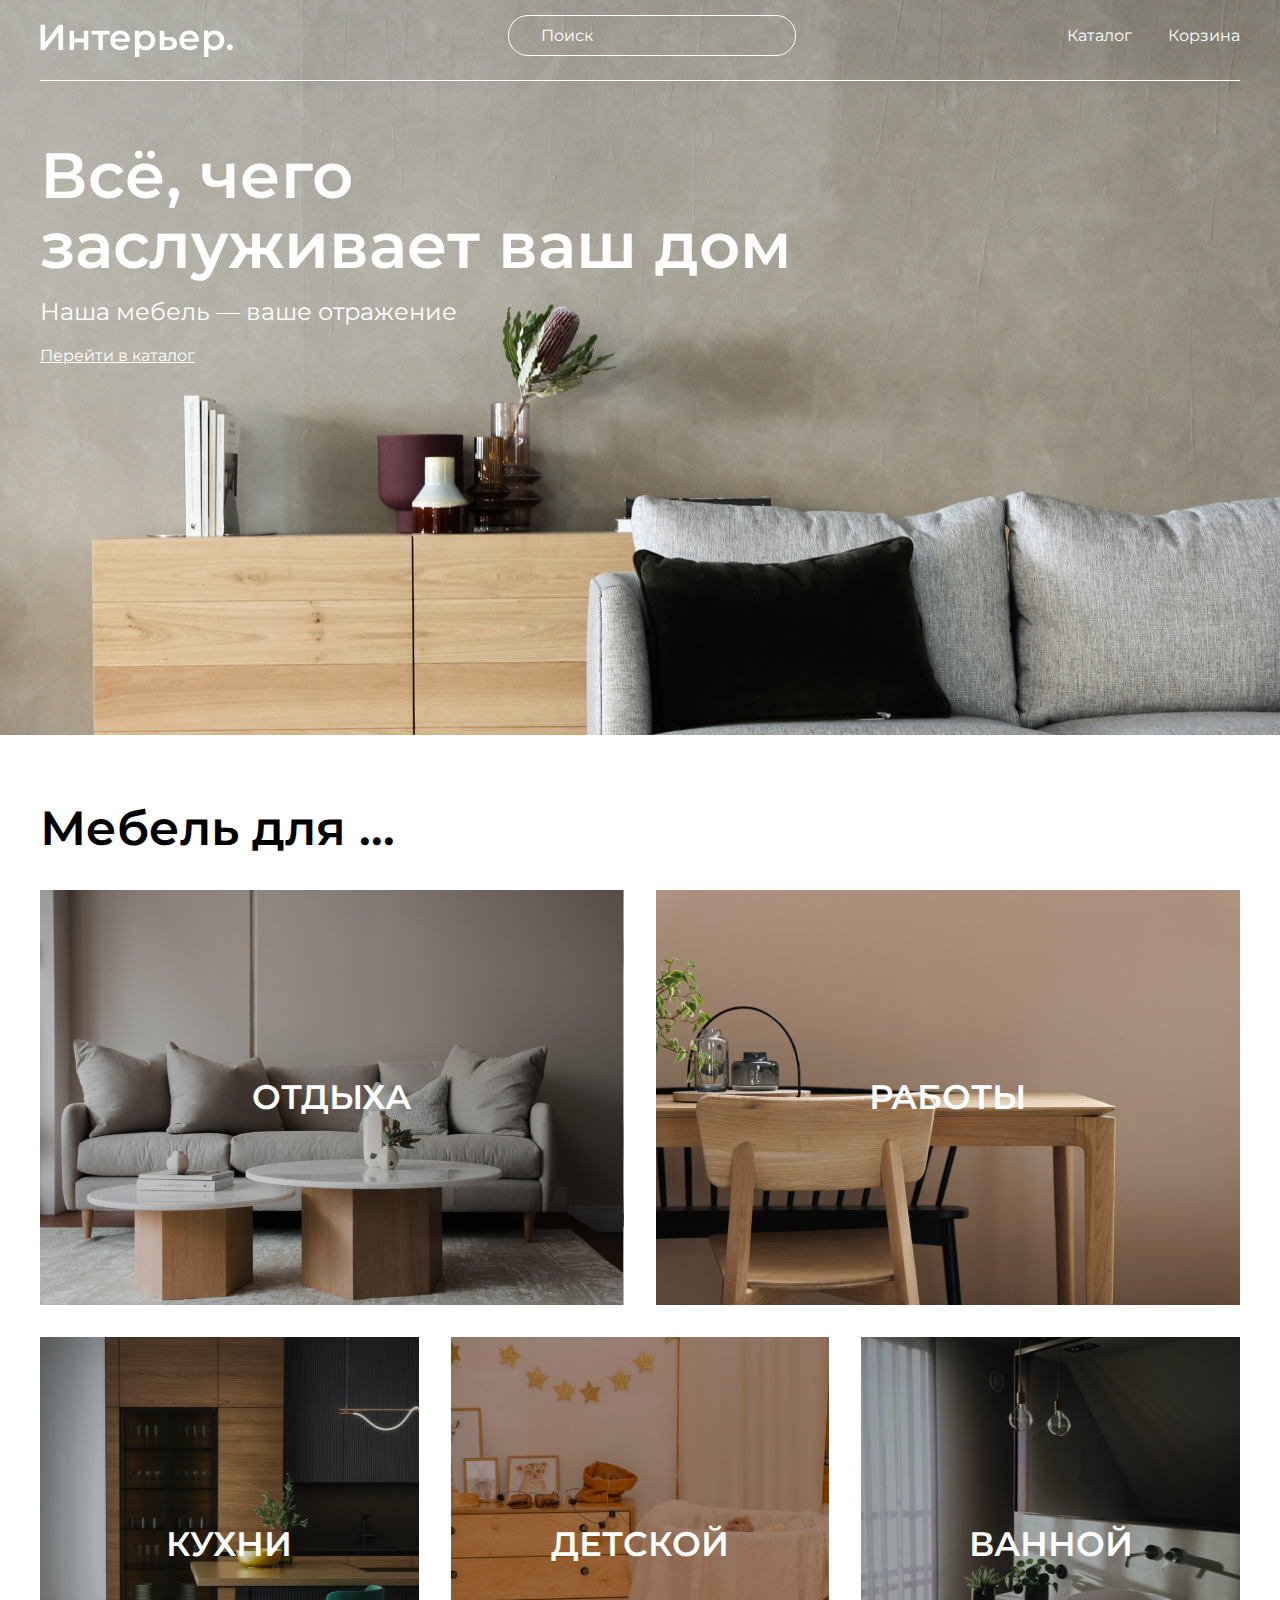
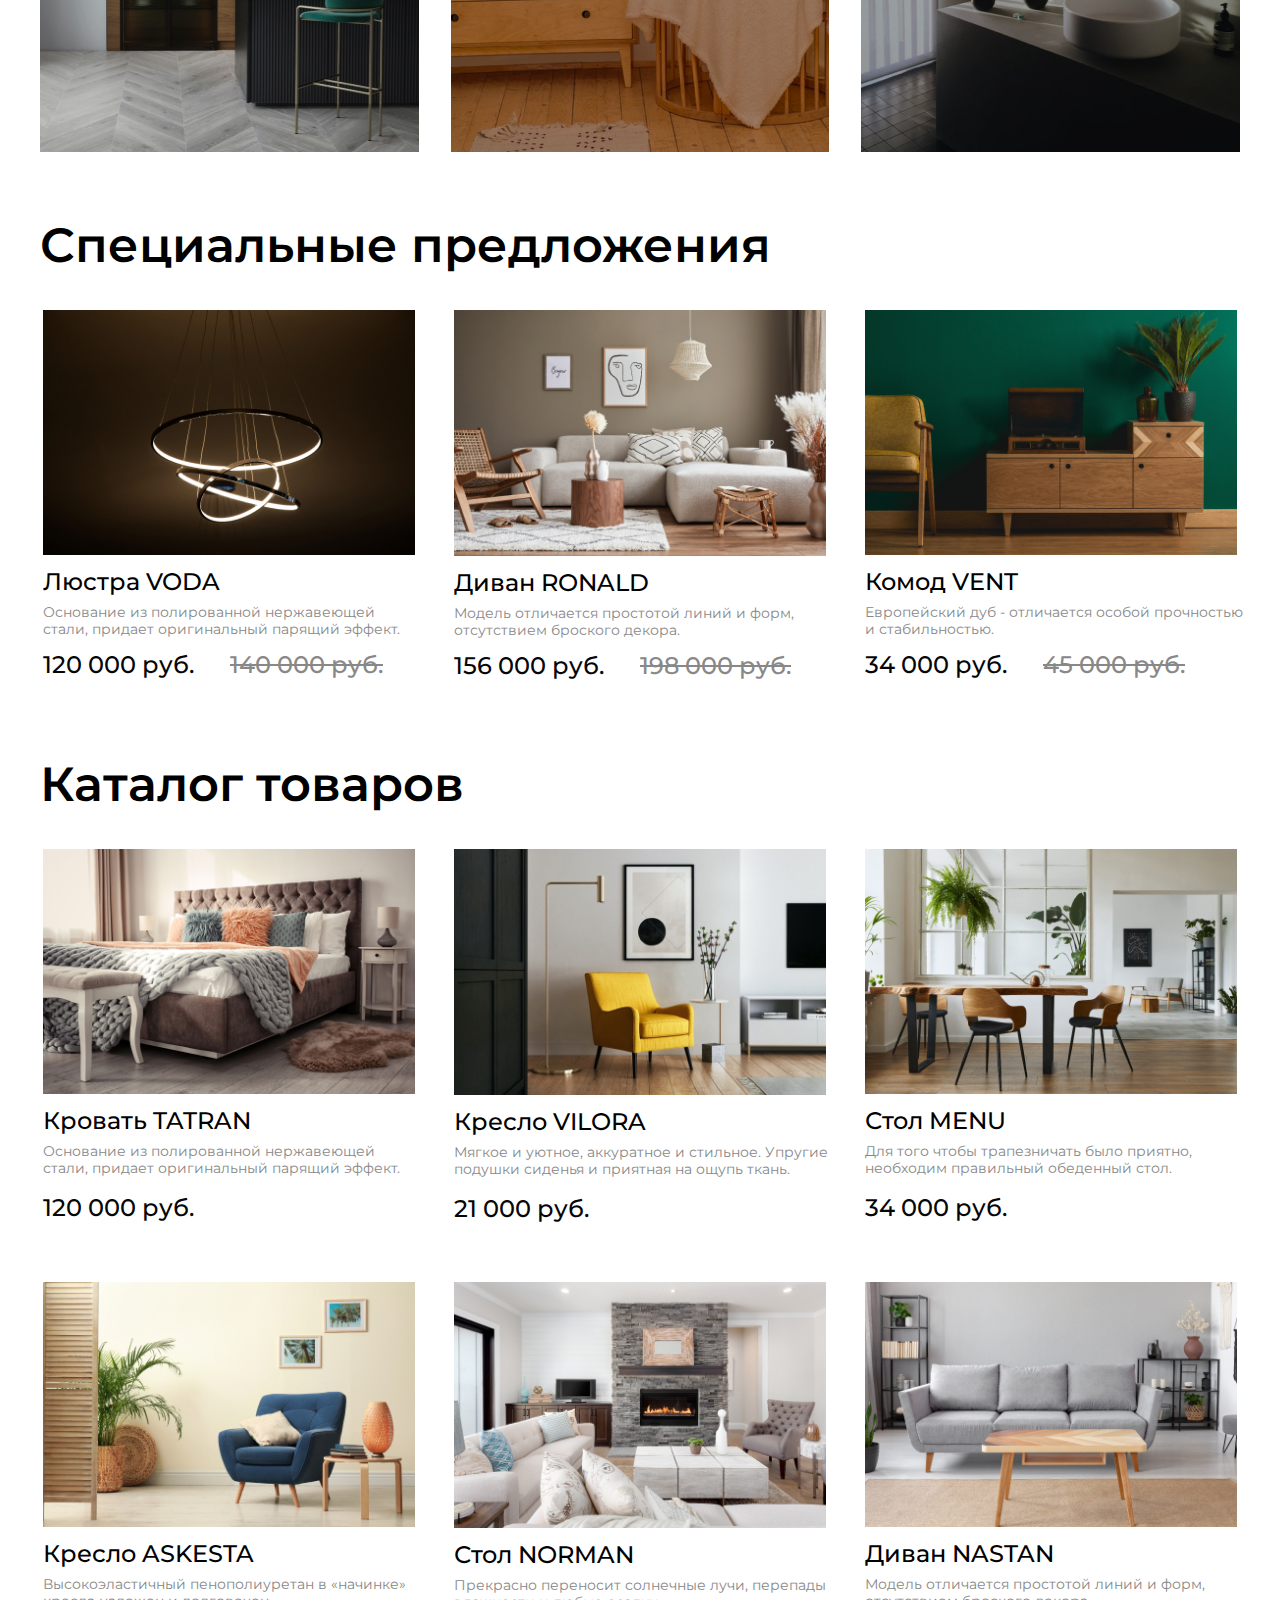
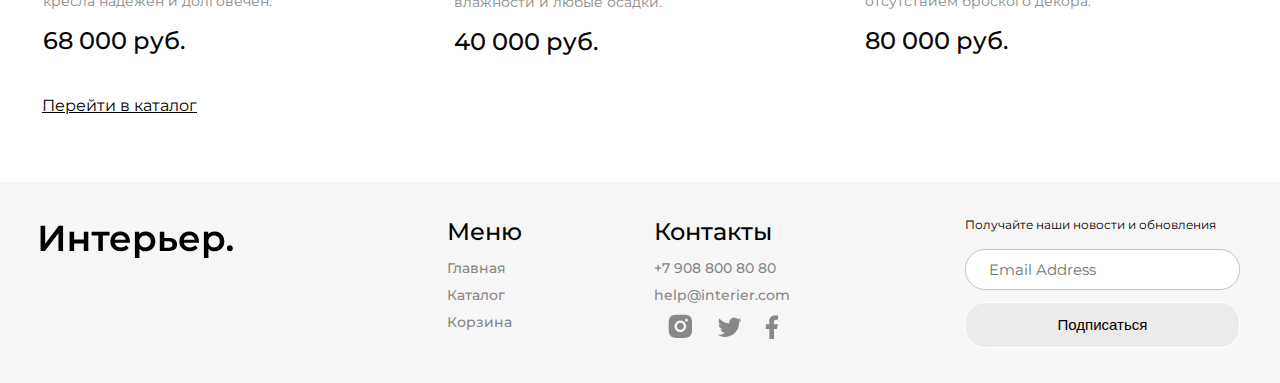
<file: index.html>
<!DOCTYPE html>
<html lang="ru">

<head>
	<meta charset="UTF-8">
	<meta http-equiv="X-UA-Compatible" content="IE=edge">
	<meta name="viewport" content="width=device-width, initial-scale=1.0">
	<title>Главная страница</title>
	<link rel="preconnect" href="https://fonts.googleapis.com">
	<link rel="preconnect" href="https://fonts.gstatic.com" crossorigin>
	<link href="https://fonts.googleapis.com/css2?family=Montserrat:wght@400;500;600&display=swap" rel="stylesheet">
	<link rel="stylesheet" href="style.css">
</head>

<body>
	<div class="top">
		<header class="header">
			<div class="container container__header">
				<a class="logo" href="index.html"><img class="logo__img" src="img/logo.svg" alt="Логотип"></a>
				<input placeholder="Поиск" class="header_input" type="text">
				<nav class="menu">
					<a href="catalog.html" class="nav__link all__link">Каталог</a>
					<a href="basket.html" class="nav__link all__link">Корзина</a>
				</nav>
				<div class="menu-mob">
					<a href="#">
						<svg width="17" height="16" viewBox="0 0 17 16" fill="none" xmlns="http://www.w3.org/2000/svg">
							<path
								d="M2.7515 1.99153C1.59282 3.1485 0.918906 4.70376 0.867092 6.34035C0.815278 7.97695 1.38946 9.57171 2.47264 10.7997C3.55581 12.0276 5.06645 12.7963 6.69672 12.9492C8.29727 13.0992 9.89485 12.6446 11.1757 11.6767L14.5069 15.0087L14.5069 15.0087C14.5897 15.0915 14.6881 15.1572 14.7963 15.2021C14.9046 15.2469 15.0206 15.27 15.1377 15.27C15.2549 15.27 15.3709 15.2469 15.4791 15.2021C15.5873 15.1572 15.6857 15.0915 15.7685 15.0087C15.8514 14.9258 15.9171 14.8275 15.9619 14.7192C16.0068 14.611 16.0298 14.495 16.0298 14.3779C16.0298 14.2607 16.0068 14.1447 15.9619 14.0365C15.9171 13.9282 15.8514 13.8299 15.7685 13.747L15.7685 13.747L12.4368 10.4161C13.4021 9.13509 13.8547 7.53858 13.7038 5.93955C13.5501 4.31066 12.7816 2.80151 11.5547 1.71913C10.3277 0.636745 8.73451 0.0624375 7.09916 0.113042C5.46381 0.163647 3.90917 0.835356 2.7515 1.99153ZM2.7515 1.99153L2.82216 2.06229L2.7515 1.99153ZM10.5895 3.25378C11.0271 3.68428 11.3751 4.19715 11.6135 4.76281C11.8518 5.32848 11.9758 5.93574 11.9783 6.54956C11.9808 7.16339 11.8618 7.77164 11.628 8.33923C11.3943 8.90681 11.0505 9.4225 10.6164 9.85654C10.1824 10.2906 9.66668 10.6344 9.09909 10.8682C8.53151 11.1019 7.92326 11.221 7.30943 11.2185C6.6956 11.216 6.08834 11.092 5.52268 10.8536C4.95702 10.6152 4.44415 10.2672 4.01365 9.82966C3.15334 8.95522 2.67341 7.77625 2.6784 6.54956C2.6834 5.32288 3.17291 4.14786 4.04032 3.28045C4.90772 2.41304 6.08274 1.92353 7.30943 1.91854C8.53612 1.91354 9.71508 2.39347 10.5895 3.25378Z"
								fill="white" stroke="white" stroke-width="0.2" />
						</svg>
					</a>
					<a href="catalog.html">
						<svg width="20" height="21" viewBox="0 0 20 21" fill="none" xmlns="http://www.w3.org/2000/svg">
							<rect x="0.800659" y="0.899902" width="4.57143" height="4.57143" fill="white" />
							<rect x="0.800659" y="8.21411" width="4.57143" height="4.57143" fill="white" />
							<rect x="0.800659" y="15.5283" width="4.57143" height="4.57143" fill="white" />
							<rect x="8.11414" y="8.21411" width="4.57143" height="4.57143" fill="white" />
							<rect x="8.11414" y="15.5283" width="4.57143" height="4.57143" fill="white" />
							<rect x="8.11414" y="0.899902" width="4.57143" height="4.57143" fill="white" />
							<rect x="15.4286" y="8.21411" width="4.57143" height="4.57143" fill="white" />
							<rect x="15.4286" y="15.5283" width="4.57143" height="4.57143" fill="white" />
							<rect x="15.4286" y="0.899902" width="4.57143" height="4.57143" fill="white" />
						</svg>
					</a>
					<a href="basket.html">
						<svg width="19" height="17" viewBox="0 0 19 17" fill="none" xmlns="http://www.w3.org/2000/svg">
							<path
								d="M11.5834 16.8334C12.1359 16.8334 12.6658 16.6139 13.0566 16.2232C13.4473 15.8325 13.6667 15.3026 13.6667 14.7501C13.6667 14.1975 13.4473 13.6676 13.0566 13.2769C12.6658 12.8862 12.1359 12.6667 11.5834 12.6667C11.0309 12.6667 10.501 12.8862 10.1103 13.2769C9.71957 13.6676 9.50008 14.1975 9.50008 14.7501C9.50008 15.3026 9.71957 15.8325 10.1103 16.2232C10.501 16.6139 11.0309 16.8334 11.5834 16.8334ZM4.29174 16.8334C4.84428 16.8334 5.37418 16.6139 5.76488 16.2232C6.15558 15.8325 6.37508 15.3026 6.37508 14.7501C6.37508 14.1975 6.15558 13.6676 5.76488 13.2769C5.37418 12.8862 4.84428 12.6667 4.29174 12.6667C3.73921 12.6667 3.20931 12.8862 2.81861 13.2769C2.4279 13.6676 2.20841 14.1975 2.20841 14.7501C2.20841 15.3026 2.4279 15.8325 2.81861 16.2232C3.20931 16.6139 3.73921 16.8334 4.29174 16.8334ZM17.873 2.16987C18.133 2.16149 18.3796 2.05229 18.5606 1.86538C18.7416 1.67846 18.8428 1.42849 18.8428 1.16831C18.8428 0.908135 18.7416 0.658159 18.5606 0.471245C18.3796 0.284332 18.133 0.175135 17.873 0.166748H16.674C15.7345 0.166748 14.922 0.818831 14.7178 1.7355L13.4126 7.61258C13.2084 8.52925 12.3959 9.18133 11.4563 9.18133H3.63133L2.12924 3.17091H11.8636C12.1212 3.15916 12.3644 3.04856 12.5425 2.86211C12.7206 2.67567 12.82 2.42773 12.82 2.16987C12.82 1.91201 12.7206 1.66408 12.5425 1.47763C12.3644 1.29119 12.1212 1.18059 11.8636 1.16883H2.12924C1.82473 1.16874 1.5242 1.23808 1.25051 1.37157C0.976816 1.50507 0.737162 1.69921 0.549763 1.93923C0.362364 2.17925 0.232155 2.45884 0.169035 2.75674C0.105913 3.05464 0.111544 3.36302 0.185495 3.65841L1.68758 9.66675C1.79586 10.1003 2.046 10.4852 2.39821 10.7602C2.75042 11.0352 3.18447 11.1845 3.63133 11.1845H11.4563C12.368 11.1846 13.2524 10.8738 13.9636 10.3033C14.6748 9.73287 15.1701 8.93693 15.3678 8.04695L16.674 2.16987H17.873Z"
								fill="white" />
						</svg>
					</a>
				</div>
			</div>
		</header>
		<section class="top_content">
			<div class="container">
				<h1 class="main__title">Всё, чего заслуживает ваш дом</h1>
				<p class="main__text">Наша мебель — ваше отражение</p>
				<a href="catalog.html" class="main__link">Перейти в каталог</a>
			</div>
		</section>
	</div>
	<section>
		<div class="container container__furniture">
			<h2 class="furniture__title"> Мебель для ...</h2>
			<ul class="furniture__list">
				<li class="furniture__item furniture__item_1 furniture__item_big_1">
					<a href="#" class="furniture__link ">ОТДЫХА</a>
				</li>
				<li class="furniture__item furniture__item_2 furniture__item_big_2">
					<a href="#" class="furniture__link ">РАБОТЫ</a>
				</li>
				<li class="furniture__item furniture__item_3 furniture__item_tall_1">
					<a href="#" class="furniture__link ">КУХНИ</a>
				</li>
				<li class="furniture__item furniture__item_4 furniture__item_tall_2">
					<a href="#" class="furniture__link ">ДЕТСКОЙ</a>
				</li>
				<li class="furniture__item furniture__item_5 furniture__item_tall_3">
					<a href="#" class="furniture__link ">ВАННОЙ</a>
				</li>
			</ul>
		</div>
	</section>
	<section>
		<div class="container container__special">
			<h2 class="special__title">Специальные предложения</h2>
			<ul class="special__list">
				<li class="special__item product__item">

					<img class="special__img" src="img/voda.jpg" alt="voda">
					<div class="product__cart">
						<div class="product__logo-case">
							<svg class="logo__cart" width="20" height="22" viewBox="0 0 20 22" fill="none"
								xmlns="http://www.w3.org/2000/svg">
								<path class="product__logo"
									d="M4.99994 7V5C4.99994 3.67916 5.07087 1.93397 5.99994 1C6.92902 0.0660251 8.68603 0 9.99994 0C11.3139 0 13.0709 0.0660251 13.9999 1C14.929 1.93397 14.9999 3.67916 14.9999 5V7H17.9999C18.2627 7 18.8141 6.81321 18.9999 7C19.1858 7.18679 18.9999 7.73583 18.9999 8V20C18.9999 20.2642 19.1858 20.8132 18.9999 21C18.8141 21.1868 18.2627 21 17.9999 21H1.99994C1.73716 21 1.18576 21.1868 0.999943 21C0.814128 20.8132 0.999943 20.2642 0.999943 20V8C0.999943 7.73583 0.814128 7.18679 0.999943 7C1.18576 6.81321 1.73716 7 1.99994 7H4.99994ZM4.99994 9H2.99994V19H16.9999V9H14.9999V11H12.9999V9H6.99994V11H4.99994V9ZM6.99994 7H12.9999V5C12.9999 4.2075 12.5574 3.56038 11.9999 3C11.4425 2.43962 10.7883 2 9.99994 2C9.21159 2 8.55739 2.43962 7.99994 3C7.4425 3.56038 6.99994 4.2075 6.99994 5V7Z"
									fill="#C4C4C4" />
							</svg>
						</div>
						<div class="product__logo-case">
							<svg class="logo__heart" width="20" height="19" viewBox="0 0 20 19" fill="none"
								xmlns="http://www.w3.org/2000/svg">
								<path class="product__logo"
									d="M10 18C9.35502 17.428 8.62602 16.833 7.85502 16.2H7.84502C5.13002 13.98 2.05302 11.468 0.694023 8.45803C0.24754 7.49975 0.0109268 6.45715 1.1406e-05 5.40003C-0.00297039 3.94951 0.578794 2.55901 1.61383 1.54279C2.64887 0.526575 4.04981 -0.0295798 5.50002 2.56451e-05C6.68065 0.00189045 7.83586 0.343107 8.82802 0.983026C9.26399 1.26599 9.65844 1.60828 10 2.00003C10.3435 1.60982 10.7381 1.26773 11.173 0.983026C12.1648 0.34298 13.3197 0.0017442 14.5 2.56451e-05C15.9502 -0.0295798 17.3512 0.526575 18.3862 1.54279C19.4213 2.55901 20.003 3.94951 20 5.40003C19.9898 6.45884 19.7532 7.50322 19.306 8.46303C17.947 11.473 14.871 13.984 12.156 16.2L12.146 16.208C11.374 16.837 10.646 17.432 10.001 18.008L10 18ZM5.50002 2.00003C4.56853 1.98837 3.67009 2.34487 3.00002 2.99203C2.35441 3.62619 1.99358 4.49507 1.99994 5.40003C2.01135 6.17053 2.18585 6.92988 2.51202 7.62803C3.15353 8.92673 4.01913 10.1021 5.06902 11.1C6.06002 12.1 7.20002 13.068 8.18602 13.882C8.45902 14.107 8.73702 14.334 9.01502 14.561L9.19002 14.704C9.45702 14.922 9.73302 15.148 10 15.37L10.013 15.358L10.019 15.353H10.025L10.034 15.346H10.039H10.044L10.062 15.331L10.103 15.298L10.11 15.292L10.121 15.284H10.127L10.136 15.276L10.8 14.731L10.974 14.588C11.255 14.359 11.533 14.132 11.806 13.907C12.792 13.093 13.933 12.126 14.924 11.121C15.9741 10.1236 16.8397 8.94854 17.481 7.65003C17.8131 6.94583 17.9901 6.17853 18.0001 5.40003C18.0042 4.49786 17.6435 3.63232 17 3.00003C16.3312 2.34995 15.4326 1.99051 14.5 2.00003C13.3619 1.99035 12.274 2.46739 11.51 3.31103L10 5.05103L8.49002 3.31103C7.72609 2.46739 6.6381 1.99035 5.50002 2.00003Z"
									fill="#C4C4C4" />
							</svg>
						</div>
					</div>
					<h3 class="product__title"> <a class="product__link all__link" href="#">Люстра VODA </a></h3>
					<p class="product__text">Основание из полированной нержавеющей стали, придает оригинальный парящий
						эффект.</p>
					<p><span class="product__price1"> 120 000 руб.</span> <span class="product__price2">140 000
							руб.</span></p>


				</li>
				<li class="special__item product__item">
					<img class="special__img" src="img/ronald.jpg" alt="ronald">
					<div class="product__cart">
						<div class="product__logo-case">
							<svg class="logo__cart" width="20" height="22" viewBox="0 0 20 22" fill="none"
								xmlns="http://www.w3.org/2000/svg">
								<path class="product__logo"
									d="M4.99994 7V5C4.99994 3.67916 5.07087 1.93397 5.99994 1C6.92902 0.0660251 8.68603 0 9.99994 0C11.3139 0 13.0709 0.0660251 13.9999 1C14.929 1.93397 14.9999 3.67916 14.9999 5V7H17.9999C18.2627 7 18.8141 6.81321 18.9999 7C19.1858 7.18679 18.9999 7.73583 18.9999 8V20C18.9999 20.2642 19.1858 20.8132 18.9999 21C18.8141 21.1868 18.2627 21 17.9999 21H1.99994C1.73716 21 1.18576 21.1868 0.999943 21C0.814128 20.8132 0.999943 20.2642 0.999943 20V8C0.999943 7.73583 0.814128 7.18679 0.999943 7C1.18576 6.81321 1.73716 7 1.99994 7H4.99994ZM4.99994 9H2.99994V19H16.9999V9H14.9999V11H12.9999V9H6.99994V11H4.99994V9ZM6.99994 7H12.9999V5C12.9999 4.2075 12.5574 3.56038 11.9999 3C11.4425 2.43962 10.7883 2 9.99994 2C9.21159 2 8.55739 2.43962 7.99994 3C7.4425 3.56038 6.99994 4.2075 6.99994 5V7Z"
									fill="#C4C4C4" />
							</svg>
						</div>
						<div class="product__logo-case">
							<svg class="logo__heart" width="20" height="19" viewBox="0 0 20 19" fill="none"
								xmlns="http://www.w3.org/2000/svg">
								<path class="product__logo"
									d="M10 18C9.35502 17.428 8.62602 16.833 7.85502 16.2H7.84502C5.13002 13.98 2.05302 11.468 0.694023 8.45803C0.24754 7.49975 0.0109268 6.45715 1.1406e-05 5.40003C-0.00297039 3.94951 0.578794 2.55901 1.61383 1.54279C2.64887 0.526575 4.04981 -0.0295798 5.50002 2.56451e-05C6.68065 0.00189045 7.83586 0.343107 8.82802 0.983026C9.26399 1.26599 9.65844 1.60828 10 2.00003C10.3435 1.60982 10.7381 1.26773 11.173 0.983026C12.1648 0.34298 13.3197 0.0017442 14.5 2.56451e-05C15.9502 -0.0295798 17.3512 0.526575 18.3862 1.54279C19.4213 2.55901 20.003 3.94951 20 5.40003C19.9898 6.45884 19.7532 7.50322 19.306 8.46303C17.947 11.473 14.871 13.984 12.156 16.2L12.146 16.208C11.374 16.837 10.646 17.432 10.001 18.008L10 18ZM5.50002 2.00003C4.56853 1.98837 3.67009 2.34487 3.00002 2.99203C2.35441 3.62619 1.99358 4.49507 1.99994 5.40003C2.01135 6.17053 2.18585 6.92988 2.51202 7.62803C3.15353 8.92673 4.01913 10.1021 5.06902 11.1C6.06002 12.1 7.20002 13.068 8.18602 13.882C8.45902 14.107 8.73702 14.334 9.01502 14.561L9.19002 14.704C9.45702 14.922 9.73302 15.148 10 15.37L10.013 15.358L10.019 15.353H10.025L10.034 15.346H10.039H10.044L10.062 15.331L10.103 15.298L10.11 15.292L10.121 15.284H10.127L10.136 15.276L10.8 14.731L10.974 14.588C11.255 14.359 11.533 14.132 11.806 13.907C12.792 13.093 13.933 12.126 14.924 11.121C15.9741 10.1236 16.8397 8.94854 17.481 7.65003C17.8131 6.94583 17.9901 6.17853 18.0001 5.40003C18.0042 4.49786 17.6435 3.63232 17 3.00003C16.3312 2.34995 15.4326 1.99051 14.5 2.00003C13.3619 1.99035 12.274 2.46739 11.51 3.31103L10 5.05103L8.49002 3.31103C7.72609 2.46739 6.6381 1.99035 5.50002 2.00003Z"
									fill="#C4C4C4" />
							</svg>
						</div>
					</div>
					<h3 class="product__title"> <a class="product__link all__link" href="#">Диван RONALD </a></h3>
					<p class="product__text">Модель отличается простотой линий и форм, отсутствием броского декора.</p>
					<p><span class="product__price1"> 156 000 руб.</span> <span class="product__price2">198 000
							руб.</span></p>


				</li>
				<li class="special__item product__item">
					<img class="special__img" src="img/vent.jpg" alt="vent">
					<div class="product__cart">
						<div class="product__logo-case">
							<svg class="logo__cart" width="20" height="22" viewBox="0 0 20 22" fill="none"
								xmlns="http://www.w3.org/2000/svg">
								<path class="product__logo"
									d="M4.99994 7V5C4.99994 3.67916 5.07087 1.93397 5.99994 1C6.92902 0.0660251 8.68603 0 9.99994 0C11.3139 0 13.0709 0.0660251 13.9999 1C14.929 1.93397 14.9999 3.67916 14.9999 5V7H17.9999C18.2627 7 18.8141 6.81321 18.9999 7C19.1858 7.18679 18.9999 7.73583 18.9999 8V20C18.9999 20.2642 19.1858 20.8132 18.9999 21C18.8141 21.1868 18.2627 21 17.9999 21H1.99994C1.73716 21 1.18576 21.1868 0.999943 21C0.814128 20.8132 0.999943 20.2642 0.999943 20V8C0.999943 7.73583 0.814128 7.18679 0.999943 7C1.18576 6.81321 1.73716 7 1.99994 7H4.99994ZM4.99994 9H2.99994V19H16.9999V9H14.9999V11H12.9999V9H6.99994V11H4.99994V9ZM6.99994 7H12.9999V5C12.9999 4.2075 12.5574 3.56038 11.9999 3C11.4425 2.43962 10.7883 2 9.99994 2C9.21159 2 8.55739 2.43962 7.99994 3C7.4425 3.56038 6.99994 4.2075 6.99994 5V7Z"
									fill="#C4C4C4" />
							</svg>
						</div>
						<div class="product__logo-case">
							<svg class="logo__heart" width="20" height="19" viewBox="0 0 20 19" fill="none"
								xmlns="http://www.w3.org/2000/svg">
								<path class="product__logo"
									d="M10 18C9.35502 17.428 8.62602 16.833 7.85502 16.2H7.84502C5.13002 13.98 2.05302 11.468 0.694023 8.45803C0.24754 7.49975 0.0109268 6.45715 1.1406e-05 5.40003C-0.00297039 3.94951 0.578794 2.55901 1.61383 1.54279C2.64887 0.526575 4.04981 -0.0295798 5.50002 2.56451e-05C6.68065 0.00189045 7.83586 0.343107 8.82802 0.983026C9.26399 1.26599 9.65844 1.60828 10 2.00003C10.3435 1.60982 10.7381 1.26773 11.173 0.983026C12.1648 0.34298 13.3197 0.0017442 14.5 2.56451e-05C15.9502 -0.0295798 17.3512 0.526575 18.3862 1.54279C19.4213 2.55901 20.003 3.94951 20 5.40003C19.9898 6.45884 19.7532 7.50322 19.306 8.46303C17.947 11.473 14.871 13.984 12.156 16.2L12.146 16.208C11.374 16.837 10.646 17.432 10.001 18.008L10 18ZM5.50002 2.00003C4.56853 1.98837 3.67009 2.34487 3.00002 2.99203C2.35441 3.62619 1.99358 4.49507 1.99994 5.40003C2.01135 6.17053 2.18585 6.92988 2.51202 7.62803C3.15353 8.92673 4.01913 10.1021 5.06902 11.1C6.06002 12.1 7.20002 13.068 8.18602 13.882C8.45902 14.107 8.73702 14.334 9.01502 14.561L9.19002 14.704C9.45702 14.922 9.73302 15.148 10 15.37L10.013 15.358L10.019 15.353H10.025L10.034 15.346H10.039H10.044L10.062 15.331L10.103 15.298L10.11 15.292L10.121 15.284H10.127L10.136 15.276L10.8 14.731L10.974 14.588C11.255 14.359 11.533 14.132 11.806 13.907C12.792 13.093 13.933 12.126 14.924 11.121C15.9741 10.1236 16.8397 8.94854 17.481 7.65003C17.8131 6.94583 17.9901 6.17853 18.0001 5.40003C18.0042 4.49786 17.6435 3.63232 17 3.00003C16.3312 2.34995 15.4326 1.99051 14.5 2.00003C13.3619 1.99035 12.274 2.46739 11.51 3.31103L10 5.05103L8.49002 3.31103C7.72609 2.46739 6.6381 1.99035 5.50002 2.00003Z"
									fill="#C4C4C4" />
							</svg>
						</div>
					</div>
					<h3 class="product__title"> <a class="product__link all__link" href="#"> Комод VENT </a></h3>
					<p class="product__text">Европейский дуб - отличается особой прочностью и стабильностью.</p>
					<p><span class="product__price1"> 34 000 руб.</span> <span class="product__price2">45 000
							руб.</span></p>

				</li>
			</ul>
		</div>

	</section>
	<section>
		<div class="container container__catalog">
			<h2 class="catalog__title">Каталог товаров</h2>
			<ul class="catalog__list">
				<li class="catalog__item product__item">
					<img class="catalog__img" src="img/tatran.jpg" alt="tatran">
					<div class="product__cart">
						<div class="product__logo-case">
							<svg class="logo__cart" width="20" height="22" viewBox="0 0 20 22" fill="none"
								xmlns="http://www.w3.org/2000/svg">
								<path class="product__logo"
									d="M4.99994 7V5C4.99994 3.67916 5.07087 1.93397 5.99994 1C6.92902 0.0660251 8.68603 0 9.99994 0C11.3139 0 13.0709 0.0660251 13.9999 1C14.929 1.93397 14.9999 3.67916 14.9999 5V7H17.9999C18.2627 7 18.8141 6.81321 18.9999 7C19.1858 7.18679 18.9999 7.73583 18.9999 8V20C18.9999 20.2642 19.1858 20.8132 18.9999 21C18.8141 21.1868 18.2627 21 17.9999 21H1.99994C1.73716 21 1.18576 21.1868 0.999943 21C0.814128 20.8132 0.999943 20.2642 0.999943 20V8C0.999943 7.73583 0.814128 7.18679 0.999943 7C1.18576 6.81321 1.73716 7 1.99994 7H4.99994ZM4.99994 9H2.99994V19H16.9999V9H14.9999V11H12.9999V9H6.99994V11H4.99994V9ZM6.99994 7H12.9999V5C12.9999 4.2075 12.5574 3.56038 11.9999 3C11.4425 2.43962 10.7883 2 9.99994 2C9.21159 2 8.55739 2.43962 7.99994 3C7.4425 3.56038 6.99994 4.2075 6.99994 5V7Z"
									fill="#C4C4C4" />
							</svg>
						</div>
						<div class="product__logo-case">
							<svg class="logo__heart" width="20" height="19" viewBox="0 0 20 19" fill="none"
								xmlns="http://www.w3.org/2000/svg">
								<path class="product__logo"
									d="M10 18C9.35502 17.428 8.62602 16.833 7.85502 16.2H7.84502C5.13002 13.98 2.05302 11.468 0.694023 8.45803C0.24754 7.49975 0.0109268 6.45715 1.1406e-05 5.40003C-0.00297039 3.94951 0.578794 2.55901 1.61383 1.54279C2.64887 0.526575 4.04981 -0.0295798 5.50002 2.56451e-05C6.68065 0.00189045 7.83586 0.343107 8.82802 0.983026C9.26399 1.26599 9.65844 1.60828 10 2.00003C10.3435 1.60982 10.7381 1.26773 11.173 0.983026C12.1648 0.34298 13.3197 0.0017442 14.5 2.56451e-05C15.9502 -0.0295798 17.3512 0.526575 18.3862 1.54279C19.4213 2.55901 20.003 3.94951 20 5.40003C19.9898 6.45884 19.7532 7.50322 19.306 8.46303C17.947 11.473 14.871 13.984 12.156 16.2L12.146 16.208C11.374 16.837 10.646 17.432 10.001 18.008L10 18ZM5.50002 2.00003C4.56853 1.98837 3.67009 2.34487 3.00002 2.99203C2.35441 3.62619 1.99358 4.49507 1.99994 5.40003C2.01135 6.17053 2.18585 6.92988 2.51202 7.62803C3.15353 8.92673 4.01913 10.1021 5.06902 11.1C6.06002 12.1 7.20002 13.068 8.18602 13.882C8.45902 14.107 8.73702 14.334 9.01502 14.561L9.19002 14.704C9.45702 14.922 9.73302 15.148 10 15.37L10.013 15.358L10.019 15.353H10.025L10.034 15.346H10.039H10.044L10.062 15.331L10.103 15.298L10.11 15.292L10.121 15.284H10.127L10.136 15.276L10.8 14.731L10.974 14.588C11.255 14.359 11.533 14.132 11.806 13.907C12.792 13.093 13.933 12.126 14.924 11.121C15.9741 10.1236 16.8397 8.94854 17.481 7.65003C17.8131 6.94583 17.9901 6.17853 18.0001 5.40003C18.0042 4.49786 17.6435 3.63232 17 3.00003C16.3312 2.34995 15.4326 1.99051 14.5 2.00003C13.3619 1.99035 12.274 2.46739 11.51 3.31103L10 5.05103L8.49002 3.31103C7.72609 2.46739 6.6381 1.99035 5.50002 2.00003Z"
									fill="#C4C4C4" />
							</svg>
						</div>
					</div>
					<h3 class="product__title"> <a class="product__link all__link" href="#">Кровать TATRAN</a> </h3>
					<p class="product__text">Основание из полированной нержавеющей стали, придает оригинальный парящий
						эффект.</p>
					<p class="product__price1-start">120 000 руб.</p>
				</li>
				<li class="catalog__item product__item">
					<img class="catalog__img" src="img/vilora.jpg" alt="vilora">
					<div class="product__cart">
						<div class="product__logo-case">
							<svg class="logo__cart" width="20" height="22" viewBox="0 0 20 22" fill="none"
								xmlns="http://www.w3.org/2000/svg">
								<path class="product__logo"
									d="M4.99994 7V5C4.99994 3.67916 5.07087 1.93397 5.99994 1C6.92902 0.0660251 8.68603 0 9.99994 0C11.3139 0 13.0709 0.0660251 13.9999 1C14.929 1.93397 14.9999 3.67916 14.9999 5V7H17.9999C18.2627 7 18.8141 6.81321 18.9999 7C19.1858 7.18679 18.9999 7.73583 18.9999 8V20C18.9999 20.2642 19.1858 20.8132 18.9999 21C18.8141 21.1868 18.2627 21 17.9999 21H1.99994C1.73716 21 1.18576 21.1868 0.999943 21C0.814128 20.8132 0.999943 20.2642 0.999943 20V8C0.999943 7.73583 0.814128 7.18679 0.999943 7C1.18576 6.81321 1.73716 7 1.99994 7H4.99994ZM4.99994 9H2.99994V19H16.9999V9H14.9999V11H12.9999V9H6.99994V11H4.99994V9ZM6.99994 7H12.9999V5C12.9999 4.2075 12.5574 3.56038 11.9999 3C11.4425 2.43962 10.7883 2 9.99994 2C9.21159 2 8.55739 2.43962 7.99994 3C7.4425 3.56038 6.99994 4.2075 6.99994 5V7Z"
									fill="#C4C4C4" />
							</svg>
						</div>
						<div class="product__logo-case">
							<svg class="logo__heart" width="20" height="19" viewBox="0 0 20 19" fill="none"
								xmlns="http://www.w3.org/2000/svg">
								<path class="product__logo"
									d="M10 18C9.35502 17.428 8.62602 16.833 7.85502 16.2H7.84502C5.13002 13.98 2.05302 11.468 0.694023 8.45803C0.24754 7.49975 0.0109268 6.45715 1.1406e-05 5.40003C-0.00297039 3.94951 0.578794 2.55901 1.61383 1.54279C2.64887 0.526575 4.04981 -0.0295798 5.50002 2.56451e-05C6.68065 0.00189045 7.83586 0.343107 8.82802 0.983026C9.26399 1.26599 9.65844 1.60828 10 2.00003C10.3435 1.60982 10.7381 1.26773 11.173 0.983026C12.1648 0.34298 13.3197 0.0017442 14.5 2.56451e-05C15.9502 -0.0295798 17.3512 0.526575 18.3862 1.54279C19.4213 2.55901 20.003 3.94951 20 5.40003C19.9898 6.45884 19.7532 7.50322 19.306 8.46303C17.947 11.473 14.871 13.984 12.156 16.2L12.146 16.208C11.374 16.837 10.646 17.432 10.001 18.008L10 18ZM5.50002 2.00003C4.56853 1.98837 3.67009 2.34487 3.00002 2.99203C2.35441 3.62619 1.99358 4.49507 1.99994 5.40003C2.01135 6.17053 2.18585 6.92988 2.51202 7.62803C3.15353 8.92673 4.01913 10.1021 5.06902 11.1C6.06002 12.1 7.20002 13.068 8.18602 13.882C8.45902 14.107 8.73702 14.334 9.01502 14.561L9.19002 14.704C9.45702 14.922 9.73302 15.148 10 15.37L10.013 15.358L10.019 15.353H10.025L10.034 15.346H10.039H10.044L10.062 15.331L10.103 15.298L10.11 15.292L10.121 15.284H10.127L10.136 15.276L10.8 14.731L10.974 14.588C11.255 14.359 11.533 14.132 11.806 13.907C12.792 13.093 13.933 12.126 14.924 11.121C15.9741 10.1236 16.8397 8.94854 17.481 7.65003C17.8131 6.94583 17.9901 6.17853 18.0001 5.40003C18.0042 4.49786 17.6435 3.63232 17 3.00003C16.3312 2.34995 15.4326 1.99051 14.5 2.00003C13.3619 1.99035 12.274 2.46739 11.51 3.31103L10 5.05103L8.49002 3.31103C7.72609 2.46739 6.6381 1.99035 5.50002 2.00003Z"
									fill="#C4C4C4" />
							</svg>
						</div>
					</div>
					<h3 class="product__title"> <a class="product__link all__link" href="#">Кресло VILORA </a> </h3>
					<p class="product__text">Мягкое и уютное, аккуратное и стильное. Упругие подушки сиденья и приятная
						на ощупь ткань.</p>
					<p class="product__price1-start">21 000 руб.</p>
				</li>
				<li class="catalog__item product__item">
					<img class="catalog__img" src="img/menu.jpg" alt="menu">
					<div class="product__cart">
						<div class="product__logo-case">
							<svg class="logo__cart" width="20" height="22" viewBox="0 0 20 22" fill="none"
								xmlns="http://www.w3.org/2000/svg">
								<path class="product__logo"
									d="M4.99994 7V5C4.99994 3.67916 5.07087 1.93397 5.99994 1C6.92902 0.0660251 8.68603 0 9.99994 0C11.3139 0 13.0709 0.0660251 13.9999 1C14.929 1.93397 14.9999 3.67916 14.9999 5V7H17.9999C18.2627 7 18.8141 6.81321 18.9999 7C19.1858 7.18679 18.9999 7.73583 18.9999 8V20C18.9999 20.2642 19.1858 20.8132 18.9999 21C18.8141 21.1868 18.2627 21 17.9999 21H1.99994C1.73716 21 1.18576 21.1868 0.999943 21C0.814128 20.8132 0.999943 20.2642 0.999943 20V8C0.999943 7.73583 0.814128 7.18679 0.999943 7C1.18576 6.81321 1.73716 7 1.99994 7H4.99994ZM4.99994 9H2.99994V19H16.9999V9H14.9999V11H12.9999V9H6.99994V11H4.99994V9ZM6.99994 7H12.9999V5C12.9999 4.2075 12.5574 3.56038 11.9999 3C11.4425 2.43962 10.7883 2 9.99994 2C9.21159 2 8.55739 2.43962 7.99994 3C7.4425 3.56038 6.99994 4.2075 6.99994 5V7Z"
									fill="#C4C4C4" />
							</svg>
						</div>
						<div class="product__logo-case">
							<svg class="logo__heart" width="20" height="19" viewBox="0 0 20 19" fill="none"
								xmlns="http://www.w3.org/2000/svg">
								<path class="product__logo"
									d="M10 18C9.35502 17.428 8.62602 16.833 7.85502 16.2H7.84502C5.13002 13.98 2.05302 11.468 0.694023 8.45803C0.24754 7.49975 0.0109268 6.45715 1.1406e-05 5.40003C-0.00297039 3.94951 0.578794 2.55901 1.61383 1.54279C2.64887 0.526575 4.04981 -0.0295798 5.50002 2.56451e-05C6.68065 0.00189045 7.83586 0.343107 8.82802 0.983026C9.26399 1.26599 9.65844 1.60828 10 2.00003C10.3435 1.60982 10.7381 1.26773 11.173 0.983026C12.1648 0.34298 13.3197 0.0017442 14.5 2.56451e-05C15.9502 -0.0295798 17.3512 0.526575 18.3862 1.54279C19.4213 2.55901 20.003 3.94951 20 5.40003C19.9898 6.45884 19.7532 7.50322 19.306 8.46303C17.947 11.473 14.871 13.984 12.156 16.2L12.146 16.208C11.374 16.837 10.646 17.432 10.001 18.008L10 18ZM5.50002 2.00003C4.56853 1.98837 3.67009 2.34487 3.00002 2.99203C2.35441 3.62619 1.99358 4.49507 1.99994 5.40003C2.01135 6.17053 2.18585 6.92988 2.51202 7.62803C3.15353 8.92673 4.01913 10.1021 5.06902 11.1C6.06002 12.1 7.20002 13.068 8.18602 13.882C8.45902 14.107 8.73702 14.334 9.01502 14.561L9.19002 14.704C9.45702 14.922 9.73302 15.148 10 15.37L10.013 15.358L10.019 15.353H10.025L10.034 15.346H10.039H10.044L10.062 15.331L10.103 15.298L10.11 15.292L10.121 15.284H10.127L10.136 15.276L10.8 14.731L10.974 14.588C11.255 14.359 11.533 14.132 11.806 13.907C12.792 13.093 13.933 12.126 14.924 11.121C15.9741 10.1236 16.8397 8.94854 17.481 7.65003C17.8131 6.94583 17.9901 6.17853 18.0001 5.40003C18.0042 4.49786 17.6435 3.63232 17 3.00003C16.3312 2.34995 15.4326 1.99051 14.5 2.00003C13.3619 1.99035 12.274 2.46739 11.51 3.31103L10 5.05103L8.49002 3.31103C7.72609 2.46739 6.6381 1.99035 5.50002 2.00003Z"
									fill="#C4C4C4" />
							</svg>
						</div>
					</div>
					<h3 class="product__title"> <a class="product__link all__link" href="#">Стол MENU </a> </h3>
					<p class="product__text">Для того чтобы трапезничать было приятно, необходим правильный обеденный
						стол.</p>
					<p class="product__price1-start">34 000 руб.</p>
				</li>
				<li class="catalog__item product__item">
					<img class="catalog__img" src="img/askesta.jpg" alt="askesta">
					<div class="product__cart">
						<div class="product__logo-case">
							<svg class="logo__cart" width="20" height="22" viewBox="0 0 20 22" fill="none"
								xmlns="http://www.w3.org/2000/svg">
								<path class="product__logo"
									d="M4.99994 7V5C4.99994 3.67916 5.07087 1.93397 5.99994 1C6.92902 0.0660251 8.68603 0 9.99994 0C11.3139 0 13.0709 0.0660251 13.9999 1C14.929 1.93397 14.9999 3.67916 14.9999 5V7H17.9999C18.2627 7 18.8141 6.81321 18.9999 7C19.1858 7.18679 18.9999 7.73583 18.9999 8V20C18.9999 20.2642 19.1858 20.8132 18.9999 21C18.8141 21.1868 18.2627 21 17.9999 21H1.99994C1.73716 21 1.18576 21.1868 0.999943 21C0.814128 20.8132 0.999943 20.2642 0.999943 20V8C0.999943 7.73583 0.814128 7.18679 0.999943 7C1.18576 6.81321 1.73716 7 1.99994 7H4.99994ZM4.99994 9H2.99994V19H16.9999V9H14.9999V11H12.9999V9H6.99994V11H4.99994V9ZM6.99994 7H12.9999V5C12.9999 4.2075 12.5574 3.56038 11.9999 3C11.4425 2.43962 10.7883 2 9.99994 2C9.21159 2 8.55739 2.43962 7.99994 3C7.4425 3.56038 6.99994 4.2075 6.99994 5V7Z"
									fill="#C4C4C4" />
							</svg>
						</div>
						<div class="product__logo-case">
							<svg class="logo__heart" width="20" height="19" viewBox="0 0 20 19" fill="none"
								xmlns="http://www.w3.org/2000/svg">
								<path class="product__logo"
									d="M10 18C9.35502 17.428 8.62602 16.833 7.85502 16.2H7.84502C5.13002 13.98 2.05302 11.468 0.694023 8.45803C0.24754 7.49975 0.0109268 6.45715 1.1406e-05 5.40003C-0.00297039 3.94951 0.578794 2.55901 1.61383 1.54279C2.64887 0.526575 4.04981 -0.0295798 5.50002 2.56451e-05C6.68065 0.00189045 7.83586 0.343107 8.82802 0.983026C9.26399 1.26599 9.65844 1.60828 10 2.00003C10.3435 1.60982 10.7381 1.26773 11.173 0.983026C12.1648 0.34298 13.3197 0.0017442 14.5 2.56451e-05C15.9502 -0.0295798 17.3512 0.526575 18.3862 1.54279C19.4213 2.55901 20.003 3.94951 20 5.40003C19.9898 6.45884 19.7532 7.50322 19.306 8.46303C17.947 11.473 14.871 13.984 12.156 16.2L12.146 16.208C11.374 16.837 10.646 17.432 10.001 18.008L10 18ZM5.50002 2.00003C4.56853 1.98837 3.67009 2.34487 3.00002 2.99203C2.35441 3.62619 1.99358 4.49507 1.99994 5.40003C2.01135 6.17053 2.18585 6.92988 2.51202 7.62803C3.15353 8.92673 4.01913 10.1021 5.06902 11.1C6.06002 12.1 7.20002 13.068 8.18602 13.882C8.45902 14.107 8.73702 14.334 9.01502 14.561L9.19002 14.704C9.45702 14.922 9.73302 15.148 10 15.37L10.013 15.358L10.019 15.353H10.025L10.034 15.346H10.039H10.044L10.062 15.331L10.103 15.298L10.11 15.292L10.121 15.284H10.127L10.136 15.276L10.8 14.731L10.974 14.588C11.255 14.359 11.533 14.132 11.806 13.907C12.792 13.093 13.933 12.126 14.924 11.121C15.9741 10.1236 16.8397 8.94854 17.481 7.65003C17.8131 6.94583 17.9901 6.17853 18.0001 5.40003C18.0042 4.49786 17.6435 3.63232 17 3.00003C16.3312 2.34995 15.4326 1.99051 14.5 2.00003C13.3619 1.99035 12.274 2.46739 11.51 3.31103L10 5.05103L8.49002 3.31103C7.72609 2.46739 6.6381 1.99035 5.50002 2.00003Z"
									fill="#C4C4C4" />
							</svg>
						</div>
					</div>
					<h3 class="product__title"> <a class="product__link all__link" href="#">Кресло ASKESTA </a> </h3>
					<p class="product__text">Высокоэластичный пенополиуретан в «начинке» кресла надежен и долговечен.
					</p>
					<p class="product__price1">68 000 руб.</p>
				</li>
				<li class="catalog__item product__item">
					<img class="catalog__img" src="img/norman.jpg" alt="norman">
					<div class="product__cart">
						<div class="product__logo-case">
							<svg class="logo__cart" width="20" height="22" viewBox="0 0 20 22" fill="none"
								xmlns="http://www.w3.org/2000/svg">
								<path class="product__logo"
									d="M4.99994 7V5C4.99994 3.67916 5.07087 1.93397 5.99994 1C6.92902 0.0660251 8.68603 0 9.99994 0C11.3139 0 13.0709 0.0660251 13.9999 1C14.929 1.93397 14.9999 3.67916 14.9999 5V7H17.9999C18.2627 7 18.8141 6.81321 18.9999 7C19.1858 7.18679 18.9999 7.73583 18.9999 8V20C18.9999 20.2642 19.1858 20.8132 18.9999 21C18.8141 21.1868 18.2627 21 17.9999 21H1.99994C1.73716 21 1.18576 21.1868 0.999943 21C0.814128 20.8132 0.999943 20.2642 0.999943 20V8C0.999943 7.73583 0.814128 7.18679 0.999943 7C1.18576 6.81321 1.73716 7 1.99994 7H4.99994ZM4.99994 9H2.99994V19H16.9999V9H14.9999V11H12.9999V9H6.99994V11H4.99994V9ZM6.99994 7H12.9999V5C12.9999 4.2075 12.5574 3.56038 11.9999 3C11.4425 2.43962 10.7883 2 9.99994 2C9.21159 2 8.55739 2.43962 7.99994 3C7.4425 3.56038 6.99994 4.2075 6.99994 5V7Z"
									fill="#C4C4C4" />
							</svg>
						</div>
						<div class="product__logo-case">
							<svg class="logo__heart" width="20" height="19" viewBox="0 0 20 19" fill="none"
								xmlns="http://www.w3.org/2000/svg">
								<path class="product__logo"
									d="M10 18C9.35502 17.428 8.62602 16.833 7.85502 16.2H7.84502C5.13002 13.98 2.05302 11.468 0.694023 8.45803C0.24754 7.49975 0.0109268 6.45715 1.1406e-05 5.40003C-0.00297039 3.94951 0.578794 2.55901 1.61383 1.54279C2.64887 0.526575 4.04981 -0.0295798 5.50002 2.56451e-05C6.68065 0.00189045 7.83586 0.343107 8.82802 0.983026C9.26399 1.26599 9.65844 1.60828 10 2.00003C10.3435 1.60982 10.7381 1.26773 11.173 0.983026C12.1648 0.34298 13.3197 0.0017442 14.5 2.56451e-05C15.9502 -0.0295798 17.3512 0.526575 18.3862 1.54279C19.4213 2.55901 20.003 3.94951 20 5.40003C19.9898 6.45884 19.7532 7.50322 19.306 8.46303C17.947 11.473 14.871 13.984 12.156 16.2L12.146 16.208C11.374 16.837 10.646 17.432 10.001 18.008L10 18ZM5.50002 2.00003C4.56853 1.98837 3.67009 2.34487 3.00002 2.99203C2.35441 3.62619 1.99358 4.49507 1.99994 5.40003C2.01135 6.17053 2.18585 6.92988 2.51202 7.62803C3.15353 8.92673 4.01913 10.1021 5.06902 11.1C6.06002 12.1 7.20002 13.068 8.18602 13.882C8.45902 14.107 8.73702 14.334 9.01502 14.561L9.19002 14.704C9.45702 14.922 9.73302 15.148 10 15.37L10.013 15.358L10.019 15.353H10.025L10.034 15.346H10.039H10.044L10.062 15.331L10.103 15.298L10.11 15.292L10.121 15.284H10.127L10.136 15.276L10.8 14.731L10.974 14.588C11.255 14.359 11.533 14.132 11.806 13.907C12.792 13.093 13.933 12.126 14.924 11.121C15.9741 10.1236 16.8397 8.94854 17.481 7.65003C17.8131 6.94583 17.9901 6.17853 18.0001 5.40003C18.0042 4.49786 17.6435 3.63232 17 3.00003C16.3312 2.34995 15.4326 1.99051 14.5 2.00003C13.3619 1.99035 12.274 2.46739 11.51 3.31103L10 5.05103L8.49002 3.31103C7.72609 2.46739 6.6381 1.99035 5.50002 2.00003Z"
									fill="#C4C4C4" />
							</svg>
						</div>
					</div>
					<h3 class="product__title"> <a class="product__link all__link" href="#">Стол NORMAN </a></h3>
					<p class="product__text">Прекрасно переносит солнечные лучи, перепады влажности и любые осадки.</p>
					<p class="product__price1">40 000 руб.</p>
				</li>
				<li class="catalog__item product__item">
					<img class="catalog__img" src="img/nastan.jpg" alt="nastan">
					<div class="product__cart">
						<div class="product__logo-case">
							<svg class="logo__cart" width="20" height="22" viewBox="0 0 20 22" fill="none"
								xmlns="http://www.w3.org/2000/svg">
								<path class="product__logo"
									d="M4.99994 7V5C4.99994 3.67916 5.07087 1.93397 5.99994 1C6.92902 0.0660251 8.68603 0 9.99994 0C11.3139 0 13.0709 0.0660251 13.9999 1C14.929 1.93397 14.9999 3.67916 14.9999 5V7H17.9999C18.2627 7 18.8141 6.81321 18.9999 7C19.1858 7.18679 18.9999 7.73583 18.9999 8V20C18.9999 20.2642 19.1858 20.8132 18.9999 21C18.8141 21.1868 18.2627 21 17.9999 21H1.99994C1.73716 21 1.18576 21.1868 0.999943 21C0.814128 20.8132 0.999943 20.2642 0.999943 20V8C0.999943 7.73583 0.814128 7.18679 0.999943 7C1.18576 6.81321 1.73716 7 1.99994 7H4.99994ZM4.99994 9H2.99994V19H16.9999V9H14.9999V11H12.9999V9H6.99994V11H4.99994V9ZM6.99994 7H12.9999V5C12.9999 4.2075 12.5574 3.56038 11.9999 3C11.4425 2.43962 10.7883 2 9.99994 2C9.21159 2 8.55739 2.43962 7.99994 3C7.4425 3.56038 6.99994 4.2075 6.99994 5V7Z"
									fill="#C4C4C4" />
							</svg>
						</div>
						<div class="product__logo-case">
							<svg class="logo__heart" width="20" height="19" viewBox="0 0 20 19" fill="none"
								xmlns="http://www.w3.org/2000/svg">
								<path class="product__logo"
									d="M10 18C9.35502 17.428 8.62602 16.833 7.85502 16.2H7.84502C5.13002 13.98 2.05302 11.468 0.694023 8.45803C0.24754 7.49975 0.0109268 6.45715 1.1406e-05 5.40003C-0.00297039 3.94951 0.578794 2.55901 1.61383 1.54279C2.64887 0.526575 4.04981 -0.0295798 5.50002 2.56451e-05C6.68065 0.00189045 7.83586 0.343107 8.82802 0.983026C9.26399 1.26599 9.65844 1.60828 10 2.00003C10.3435 1.60982 10.7381 1.26773 11.173 0.983026C12.1648 0.34298 13.3197 0.0017442 14.5 2.56451e-05C15.9502 -0.0295798 17.3512 0.526575 18.3862 1.54279C19.4213 2.55901 20.003 3.94951 20 5.40003C19.9898 6.45884 19.7532 7.50322 19.306 8.46303C17.947 11.473 14.871 13.984 12.156 16.2L12.146 16.208C11.374 16.837 10.646 17.432 10.001 18.008L10 18ZM5.50002 2.00003C4.56853 1.98837 3.67009 2.34487 3.00002 2.99203C2.35441 3.62619 1.99358 4.49507 1.99994 5.40003C2.01135 6.17053 2.18585 6.92988 2.51202 7.62803C3.15353 8.92673 4.01913 10.1021 5.06902 11.1C6.06002 12.1 7.20002 13.068 8.18602 13.882C8.45902 14.107 8.73702 14.334 9.01502 14.561L9.19002 14.704C9.45702 14.922 9.73302 15.148 10 15.37L10.013 15.358L10.019 15.353H10.025L10.034 15.346H10.039H10.044L10.062 15.331L10.103 15.298L10.11 15.292L10.121 15.284H10.127L10.136 15.276L10.8 14.731L10.974 14.588C11.255 14.359 11.533 14.132 11.806 13.907C12.792 13.093 13.933 12.126 14.924 11.121C15.9741 10.1236 16.8397 8.94854 17.481 7.65003C17.8131 6.94583 17.9901 6.17853 18.0001 5.40003C18.0042 4.49786 17.6435 3.63232 17 3.00003C16.3312 2.34995 15.4326 1.99051 14.5 2.00003C13.3619 1.99035 12.274 2.46739 11.51 3.31103L10 5.05103L8.49002 3.31103C7.72609 2.46739 6.6381 1.99035 5.50002 2.00003Z"
									fill="#C4C4C4" />
							</svg>
						</div>
					</div>
					<h3 class="product__title"> <a class="product__link all__link" href="#">Диван NASTAN </a></h3>
					<p class="product__text">Модель отличается простотой линий и форм, отсутствием броского декора.</p>
					<p class="product__price1">80 000 руб.</p>
				</li>
			</ul>
			<div class="main__link_footer_catalog-1">
				<a href="catalog.html" class="main__link_footer">Перейти в каталог</a>
			</div>
		</div>
	</section>
	<footer class="footer">
		<div class="container container__footer">
			<svg class="footer__logo" width="193" height="33" viewBox="0 0 193 33" fill="black"
				xmlns="http://www.w3.org/2000/svg">
				<path
					d="M0.564 0.799998H5.172V18.692L18.708 0.799998H23.064V26H18.456V8.144L4.92 26H0.564V0.799998ZM29.6256 6.776H34.1256V14.588H43.8096V6.776H48.3096V26H43.8096V18.404H34.1256V26H29.6256V6.776ZM69.5684 10.592H62.8364V26H58.3364V10.592H51.5684V6.776H69.5684V10.592ZM89.9888 16.496C89.9888 16.808 89.9648 17.252 89.9168 17.828H74.8328C75.0968 19.244 75.7808 20.372 76.8848 21.212C78.0128 22.028 79.4048 22.436 81.0608 22.436C83.1728 22.436 84.9128 21.74 86.2808 20.348L88.6928 23.12C87.8288 24.152 86.7368 24.932 85.4168 25.46C84.0968 25.988 82.6088 26.252 80.9528 26.252C78.8408 26.252 76.9808 25.832 75.3728 24.992C73.7648 24.152 72.5168 22.988 71.6288 21.5C70.7648 19.988 70.3328 18.284 70.3328 16.388C70.3328 14.516 70.7528 12.836 71.5928 11.348C72.4568 9.836 73.6448 8.66 75.1568 7.82C76.6688 6.98 78.3728 6.56 80.2688 6.56C82.1408 6.56 83.8088 6.98 85.2728 7.82C86.7608 8.636 87.9128 9.8 88.7288 11.312C89.5688 12.8 89.9888 14.528 89.9888 16.496ZM80.2688 10.16C78.8288 10.16 77.6048 10.592 76.5968 11.456C75.6128 12.296 75.0128 13.424 74.7968 14.84H85.7048C85.5128 13.448 84.9248 12.32 83.9408 11.456C82.9568 10.592 81.7328 10.16 80.2688 10.16ZM105.567 6.56C107.439 6.56 109.107 6.968 110.571 7.784C112.059 8.6 113.223 9.752 114.063 11.24C114.903 12.728 115.323 14.444 115.323 16.388C115.323 18.332 114.903 20.06 114.063 21.572C113.223 23.06 112.059 24.212 110.571 25.028C109.107 25.844 107.439 26.252 105.567 26.252C102.975 26.252 100.923 25.388 99.4107 23.66V32.984H94.9107V6.776H99.1947V9.296C99.9387 8.384 100.851 7.7 101.931 7.244C103.035 6.788 104.247 6.56 105.567 6.56ZM105.063 22.4C106.719 22.4 108.075 21.848 109.131 20.744C110.211 19.64 110.751 18.188 110.751 16.388C110.751 14.588 110.211 13.136 109.131 12.032C108.075 10.928 106.719 10.376 105.063 10.376C103.983 10.376 103.011 10.628 102.147 11.132C101.283 11.612 100.599 12.308 100.095 13.22C99.5907 14.132 99.3387 15.188 99.3387 16.388C99.3387 17.588 99.5907 18.644 100.095 19.556C100.599 20.468 101.283 21.176 102.147 21.68C103.011 22.16 103.983 22.4 105.063 22.4ZM129.449 13.112C131.897 13.112 133.769 13.664 135.065 14.768C136.385 15.872 137.045 17.432 137.045 19.448C137.045 21.56 136.325 23.192 134.885 24.344C133.445 25.496 131.417 26.06 128.801 26.036L119.801 26V6.776H124.301V13.076L129.449 13.112ZM128.405 22.724C129.725 22.748 130.733 22.472 131.429 21.896C132.125 21.32 132.473 20.48 132.473 19.376C132.473 18.296 132.137 17.504 131.465 17C130.793 16.496 129.773 16.232 128.405 16.208L124.301 16.172V22.688L128.405 22.724ZM159.001 16.496C159.001 16.808 158.977 17.252 158.929 17.828H143.845C144.109 19.244 144.793 20.372 145.897 21.212C147.025 22.028 148.417 22.436 150.073 22.436C152.185 22.436 153.925 21.74 155.293 20.348L157.705 23.12C156.841 24.152 155.749 24.932 154.429 25.46C153.109 25.988 151.621 26.252 149.965 26.252C147.853 26.252 145.993 25.832 144.385 24.992C142.777 24.152 141.529 22.988 140.641 21.5C139.777 19.988 139.345 18.284 139.345 16.388C139.345 14.516 139.765 12.836 140.605 11.348C141.469 9.836 142.657 8.66 144.169 7.82C145.681 6.98 147.385 6.56 149.281 6.56C151.153 6.56 152.821 6.98 154.285 7.82C155.773 8.636 156.925 9.8 157.741 11.312C158.581 12.8 159.001 14.528 159.001 16.496ZM149.281 10.16C147.841 10.16 146.617 10.592 145.609 11.456C144.625 12.296 144.025 13.424 143.809 14.84H154.717C154.525 13.448 153.937 12.32 152.953 11.456C151.969 10.592 150.745 10.16 149.281 10.16ZM174.578 6.56C176.45 6.56 178.118 6.968 179.582 7.784C181.07 8.6 182.234 9.752 183.074 11.24C183.914 12.728 184.334 14.444 184.334 16.388C184.334 18.332 183.914 20.06 183.074 21.572C182.234 23.06 181.07 24.212 179.582 25.028C178.118 25.844 176.45 26.252 174.578 26.252C171.986 26.252 169.934 25.388 168.422 23.66V32.984H163.922V6.776H168.206V9.296C168.95 8.384 169.862 7.7 170.942 7.244C172.046 6.788 173.258 6.56 174.578 6.56ZM174.074 22.4C175.73 22.4 177.086 21.848 178.142 20.744C179.222 19.64 179.762 18.188 179.762 16.388C179.762 14.588 179.222 13.136 178.142 12.032C177.086 10.928 175.73 10.376 174.074 10.376C172.994 10.376 172.022 10.628 171.158 11.132C170.294 11.612 169.61 12.308 169.106 13.22C168.602 14.132 168.35 15.188 168.35 16.388C168.35 17.588 168.602 18.644 169.106 19.556C169.61 20.468 170.294 21.176 171.158 21.68C172.022 22.16 172.994 22.4 174.074 22.4ZM189.83 26.252C189.014 26.252 188.318 25.976 187.742 25.424C187.166 24.848 186.878 24.128 186.878 23.264C186.878 22.376 187.154 21.656 187.706 21.104C188.282 20.552 188.99 20.276 189.83 20.276C190.67 20.276 191.366 20.552 191.918 21.104C192.494 21.656 192.782 22.376 192.782 23.264C192.782 24.128 192.494 24.848 191.918 25.424C191.342 25.976 190.646 26.252 189.83 26.252Z"
					fill="black" />
			</svg>
			<!-- <img class="logo_footer" src="img/logo.svg" alt="Логотип"> -->
			<div class="footer__menu">
				<h4 class="footer__title">Меню</h4>
				<ul class="footer__list">
					<li class="footer__item">
						<a href="index.html" class="footer__link all__link">Главная</a>
					</li>
					<li class="footer__item">
						<a href="catalog.html" class="footer__link all__link">Каталог</a>
					</li>
					<li class="footer__item">
						<a href="basket.html" class="footer__link all__link">Корзина</a><!--Нет файла basket-->
					</li>
				</ul>
			</div>
			<div class="footer__contacts">
				<h4 class="footer__title">Контакты</h4>
				<ul class="footer__list">
					<li class="footer__item">
						<a href="#" class="footer__link all__link">+7 908 800 80 80</a>
					</li>
					<li class="footer__item">
						<a href="#" class="footer__link all__link">help@interier.com</a>
					</li>
				</ul>

				<ul class="footer__link_logo">

					<a class="social__link" href="#"><svg width="29" height="29" viewBox="0 0 29 29" fill="none"
							xmlns="http://www.w3.org/2000/svg">
							<path class="footer__social_network"
								d="M14.3594 2.63733C17.5292 2.63733 17.9247 2.649 19.1684 2.70733C20.4109 2.76566 21.2567 2.9605 22.001 3.24983C22.771 3.54616 23.4197 3.9475 24.0684 4.595C24.6616 5.17821 25.1207 5.88368 25.4135 6.66233C25.7017 7.4055 25.8977 8.2525 25.956 9.495C26.0109 10.7387 26.026 11.1342 26.026 14.304C26.026 17.4738 26.0144 17.8693 25.956 19.113C25.8977 20.3555 25.7017 21.2013 25.4135 21.9457C25.1215 22.7247 24.6624 23.4304 24.0684 24.013C23.485 24.606 22.7796 25.065 22.001 25.3582C21.2579 25.6463 20.4109 25.8423 19.1684 25.9007C17.9247 25.9555 17.5292 25.9707 14.3594 25.9707C11.1895 25.9707 10.794 25.959 9.55038 25.9007C8.30788 25.8423 7.46204 25.6463 6.71771 25.3582C5.93876 25.0659 5.23316 24.6068 4.65038 24.013C4.05702 23.4299 3.59796 22.7244 3.30521 21.9457C3.01588 21.2025 2.82104 20.3555 2.76271 19.113C2.70788 17.8693 2.69271 17.4738 2.69271 14.304C2.69271 11.1342 2.70438 10.7387 2.76271 9.495C2.82104 8.25133 3.01588 7.40666 3.30521 6.66233C3.59715 5.88321 4.05632 5.17754 4.65038 4.595C5.23333 4.00143 5.93888 3.54235 6.71771 3.24983C7.46204 2.9605 8.30671 2.76566 9.55038 2.70733C10.794 2.6525 11.1895 2.63733 14.3594 2.63733ZM14.3594 8.47066C12.8123 8.47066 11.3286 9.08524 10.2346 10.1792C9.14063 11.2732 8.52604 12.7569 8.52604 14.304C8.52604 15.8511 9.14063 17.3348 10.2346 18.4288C11.3286 19.5227 12.8123 20.1373 14.3594 20.1373C15.9065 20.1373 17.3902 19.5227 18.4842 18.4288C19.5781 17.3348 20.1927 15.8511 20.1927 14.304C20.1927 12.7569 19.5781 11.2732 18.4842 10.1792C17.3902 9.08524 15.9065 8.47066 14.3594 8.47066ZM21.9427 8.179C21.9427 7.79222 21.7891 7.42129 21.5156 7.1478C21.2421 6.87431 20.8712 6.72066 20.4844 6.72066C20.0976 6.72066 19.7267 6.87431 19.4532 7.1478C19.1797 7.42129 19.026 7.79222 19.026 8.179C19.026 8.56577 19.1797 8.9367 19.4532 9.21019C19.7267 9.48368 20.0976 9.63733 20.4844 9.63733C20.8712 9.63733 21.2421 9.48368 21.5156 9.21019C21.7891 8.9367 21.9427 8.56577 21.9427 8.179ZM14.3594 10.804C15.2876 10.804 16.1779 11.1727 16.8343 11.8291C17.4906 12.4855 17.8594 13.3757 17.8594 14.304C17.8594 15.2323 17.4906 16.1225 16.8343 16.7789C16.1779 17.4352 15.2876 17.804 14.3594 17.804C13.4311 17.804 12.5409 17.4352 11.8845 16.7789C11.2281 16.1225 10.8594 15.2323 10.8594 14.304C10.8594 13.3757 11.2281 12.4855 11.8845 11.8291C12.5409 11.1727 13.4311 10.804 14.3594 10.804Z"
								fill="#888888" />
						</svg>
					</a>

					<a class="social__link" href="#"><svg width="25" height="20" viewBox="0 0 25 20" fill="none"
							xmlns="http://www.w3.org/2000/svg">
							<path class="footer__social_network"
								d="M24.5117 2.86128C23.6211 3.25525 22.6765 3.514 21.7094 3.62894C22.7288 3.01928 23.4917 2.05979 23.8561 0.929276C22.8994 1.49861 21.8506 1.89761 20.7574 2.11344C20.0231 1.32779 19.0498 0.806733 17.9888 0.631292C16.9279 0.45585 15.8387 0.635849 14.8905 1.1433C13.9424 1.65076 13.1885 2.45724 12.746 3.43737C12.3035 4.4175 12.1973 5.51635 12.4437 6.56311C10.5037 6.46587 8.60579 5.96172 6.87324 5.08338C5.14068 4.20505 3.61222 2.97217 2.38707 1.46478C1.95341 2.20964 1.72551 3.05637 1.72673 3.91828C1.72673 5.60994 2.58773 7.10444 3.89673 7.97944C3.12208 7.95506 2.36447 7.74585 1.68707 7.36928V7.42994C1.6873 8.55659 2.07716 9.6485 2.79056 10.5205C3.50395 11.3925 4.49696 11.991 5.60123 12.2144C4.88212 12.4093 4.12809 12.438 3.39623 12.2984C3.70758 13.2682 4.31441 14.1163 5.13176 14.7241C5.94911 15.3318 6.93605 15.6687 7.9544 15.6876C6.94229 16.4825 5.78344 17.0701 4.54409 17.4168C3.30475 17.7635 2.00922 17.8626 0.731567 17.7083C2.96188 19.1426 5.55818 19.9041 8.2099 19.9016C17.1851 19.9016 22.0932 12.4664 22.0932 6.01828C22.0932 5.80828 22.0874 5.59594 22.0781 5.38828C23.0334 4.69781 23.8579 3.84247 24.5129 2.86244L24.5117 2.86128Z"
								fill="#888888" />
						</svg></a>

					<a class="social__link" href="#"><svg width="14" height="24" viewBox="0 0 14 24" fill="none"
							xmlns="http://www.w3.org/2000/svg">
							<path class="footer__social_network"
								d="M8.9893 13.9838H11.906L13.0726 9.31714H8.9893V6.98381C8.9893 5.78214 8.9893 4.65047 11.3226 4.65047H13.0726V0.730472C12.6923 0.680305 11.2561 0.567139 9.73947 0.567139C6.57197 0.567139 4.32263 2.50031 4.32263 6.05047V9.31714H0.822632V13.9838H4.32263V23.9005H8.9893V13.9838Z"
								fill="#888888" />
						</svg></a>

				</ul>

			</div>
			<form class="form" action="#">
				<p class="footer__text">Получайте наши новости и обновления</p>
				<input input placeholder="Email Address" type="email" class="footer__input">
				<button type="submit" class="footer__btn">Подписаться</button>
			</form>
		</div>

	</footer>
</body>

</html>
</file>
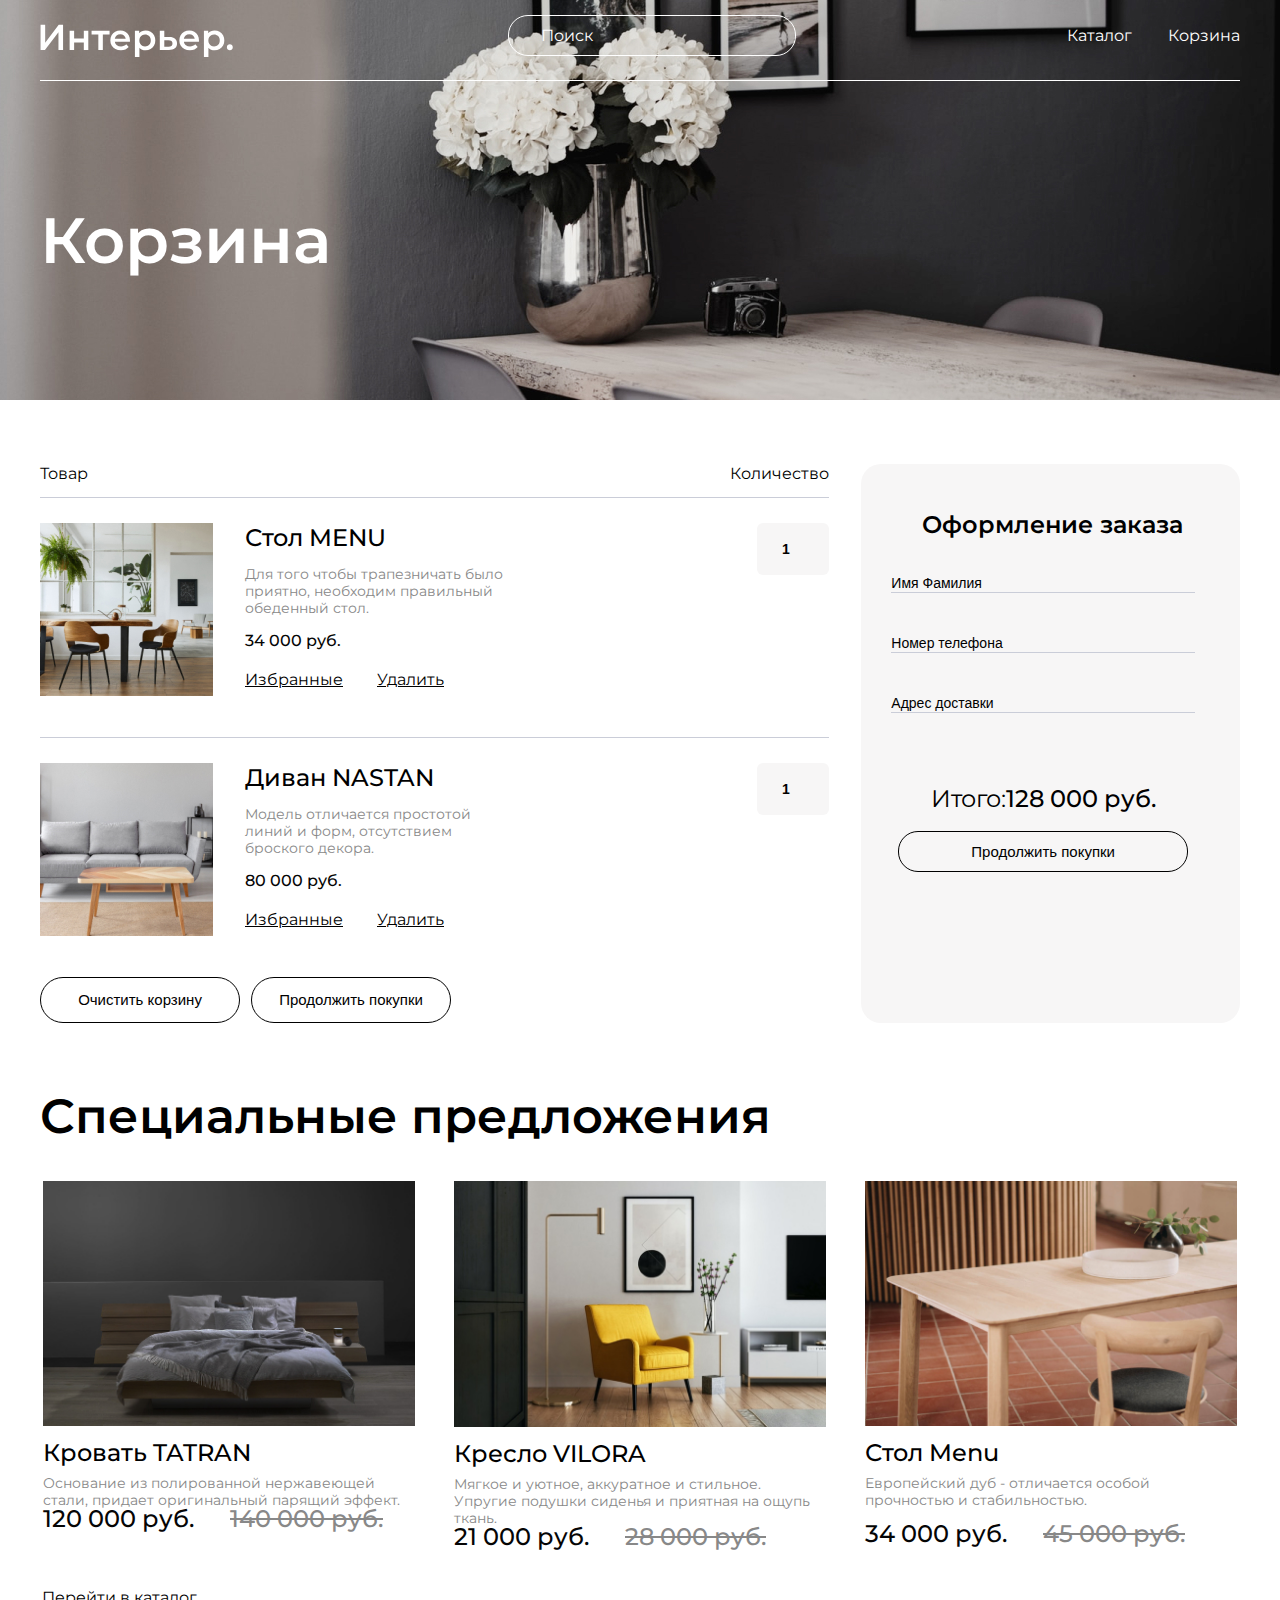
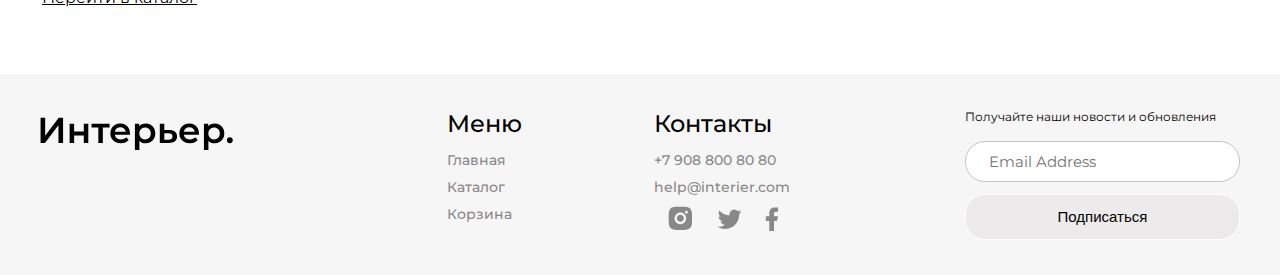
<file: basket.html>
<!DOCTYPE html>
<html lang="ru">

<head>
	<meta charset="UTF-8">
	<meta http-equiv="X-UA-Compatible" content="IE=edge">
	<meta name="viewport" content="width=device-width, initial-scale=1.0">
	<title>Корзина</title>
	<link rel="preconnect" href="https://fonts.googleapis.com">
	<link rel="preconnect" href="https://fonts.gstatic.com" crossorigin>
	<link href="https://fonts.googleapis.com/css2?family=Montserrat:wght@400;500;600&display=swap" rel="stylesheet">
	<link rel="stylesheet" href="style.css">
</head>

<body>
	<div class="basket__top">
		<header class="header">
			<div class="container container__header">
				<a class="logo" href="index.html"><img class="logo__img" src="img/logo.svg" alt="Логотип"></a>
				<input placeholder="Поиск" class="header_input" type="text">
				<nav class="menu">
					<a href="catalog.html" class="nav__link all__link">Каталог</a>
					<a href="basket.html" class="nav__link all__link">Корзина</a>
				</nav>
				<div class="menu-mob">
					<a href="#">
						<svg width="17" height="16" viewBox="0 0 17 16" fill="none" xmlns="http://www.w3.org/2000/svg">
							<path
								d="M2.7515 1.99153C1.59282 3.1485 0.918906 4.70376 0.867092 6.34035C0.815278 7.97695 1.38946 9.57171 2.47264 10.7997C3.55581 12.0276 5.06645 12.7963 6.69672 12.9492C8.29727 13.0992 9.89485 12.6446 11.1757 11.6767L14.5069 15.0087L14.5069 15.0087C14.5897 15.0915 14.6881 15.1572 14.7963 15.2021C14.9046 15.2469 15.0206 15.27 15.1377 15.27C15.2549 15.27 15.3709 15.2469 15.4791 15.2021C15.5873 15.1572 15.6857 15.0915 15.7685 15.0087C15.8514 14.9258 15.9171 14.8275 15.9619 14.7192C16.0068 14.611 16.0298 14.495 16.0298 14.3779C16.0298 14.2607 16.0068 14.1447 15.9619 14.0365C15.9171 13.9282 15.8514 13.8299 15.7685 13.747L15.7685 13.747L12.4368 10.4161C13.4021 9.13509 13.8547 7.53858 13.7038 5.93955C13.5501 4.31066 12.7816 2.80151 11.5547 1.71913C10.3277 0.636745 8.73451 0.0624375 7.09916 0.113042C5.46381 0.163647 3.90917 0.835356 2.7515 1.99153ZM2.7515 1.99153L2.82216 2.06229L2.7515 1.99153ZM10.5895 3.25378C11.0271 3.68428 11.3751 4.19715 11.6135 4.76281C11.8518 5.32848 11.9758 5.93574 11.9783 6.54956C11.9808 7.16339 11.8618 7.77164 11.628 8.33923C11.3943 8.90681 11.0505 9.4225 10.6164 9.85654C10.1824 10.2906 9.66668 10.6344 9.09909 10.8682C8.53151 11.1019 7.92326 11.221 7.30943 11.2185C6.6956 11.216 6.08834 11.092 5.52268 10.8536C4.95702 10.6152 4.44415 10.2672 4.01365 9.82966C3.15334 8.95522 2.67341 7.77625 2.6784 6.54956C2.6834 5.32288 3.17291 4.14786 4.04032 3.28045C4.90772 2.41304 6.08274 1.92353 7.30943 1.91854C8.53612 1.91354 9.71508 2.39347 10.5895 3.25378Z"
								fill="white" stroke="white" stroke-width="0.2" />
						</svg>
					</a>
					<a href="catalog.html">
						<svg width="20" height="21" viewBox="0 0 20 21" fill="none" xmlns="http://www.w3.org/2000/svg">
							<rect x="0.800659" y="0.899902" width="4.57143" height="4.57143" fill="white" />
							<rect x="0.800659" y="8.21411" width="4.57143" height="4.57143" fill="white" />
							<rect x="0.800659" y="15.5283" width="4.57143" height="4.57143" fill="white" />
							<rect x="8.11414" y="8.21411" width="4.57143" height="4.57143" fill="white" />
							<rect x="8.11414" y="15.5283" width="4.57143" height="4.57143" fill="white" />
							<rect x="8.11414" y="0.899902" width="4.57143" height="4.57143" fill="white" />
							<rect x="15.4286" y="8.21411" width="4.57143" height="4.57143" fill="white" />
							<rect x="15.4286" y="15.5283" width="4.57143" height="4.57143" fill="white" />
							<rect x="15.4286" y="0.899902" width="4.57143" height="4.57143" fill="white" />
						</svg>
					</a>
					<a href="basket.html">
						<svg width="19" height="17" viewBox="0 0 19 17" fill="none" xmlns="http://www.w3.org/2000/svg">
							<path
								d="M11.5834 16.8334C12.1359 16.8334 12.6658 16.6139 13.0566 16.2232C13.4473 15.8325 13.6667 15.3026 13.6667 14.7501C13.6667 14.1975 13.4473 13.6676 13.0566 13.2769C12.6658 12.8862 12.1359 12.6667 11.5834 12.6667C11.0309 12.6667 10.501 12.8862 10.1103 13.2769C9.71957 13.6676 9.50008 14.1975 9.50008 14.7501C9.50008 15.3026 9.71957 15.8325 10.1103 16.2232C10.501 16.6139 11.0309 16.8334 11.5834 16.8334ZM4.29174 16.8334C4.84428 16.8334 5.37418 16.6139 5.76488 16.2232C6.15558 15.8325 6.37508 15.3026 6.37508 14.7501C6.37508 14.1975 6.15558 13.6676 5.76488 13.2769C5.37418 12.8862 4.84428 12.6667 4.29174 12.6667C3.73921 12.6667 3.20931 12.8862 2.81861 13.2769C2.4279 13.6676 2.20841 14.1975 2.20841 14.7501C2.20841 15.3026 2.4279 15.8325 2.81861 16.2232C3.20931 16.6139 3.73921 16.8334 4.29174 16.8334ZM17.873 2.16987C18.133 2.16149 18.3796 2.05229 18.5606 1.86538C18.7416 1.67846 18.8428 1.42849 18.8428 1.16831C18.8428 0.908135 18.7416 0.658159 18.5606 0.471245C18.3796 0.284332 18.133 0.175135 17.873 0.166748H16.674C15.7345 0.166748 14.922 0.818831 14.7178 1.7355L13.4126 7.61258C13.2084 8.52925 12.3959 9.18133 11.4563 9.18133H3.63133L2.12924 3.17091H11.8636C12.1212 3.15916 12.3644 3.04856 12.5425 2.86211C12.7206 2.67567 12.82 2.42773 12.82 2.16987C12.82 1.91201 12.7206 1.66408 12.5425 1.47763C12.3644 1.29119 12.1212 1.18059 11.8636 1.16883H2.12924C1.82473 1.16874 1.5242 1.23808 1.25051 1.37157C0.976816 1.50507 0.737162 1.69921 0.549763 1.93923C0.362364 2.17925 0.232155 2.45884 0.169035 2.75674C0.105913 3.05464 0.111544 3.36302 0.185495 3.65841L1.68758 9.66675C1.79586 10.1003 2.046 10.4852 2.39821 10.7602C2.75042 11.0352 3.18447 11.1845 3.63133 11.1845H11.4563C12.368 11.1846 13.2524 10.8738 13.9636 10.3033C14.6748 9.73287 15.1701 8.93693 15.3678 8.04695L16.674 2.16987H17.873Z"
								fill="white" />
						</svg>
					</a>
				</div>
			</div>
		</header>
		<div class="container">
			<h1 class="main__title-basket">Корзина</h1>
		</div>
	</div>
	<div class="basket container">
		<div class="basket__content">
			<div class="basket__name-box">
				<p>Товар</p>
				<p>Количество</p>
			</div>
			<div class="basket__item">
				<div class="basket__left">
					<img class="basket__img" src="img/basket-1.jpg" alt="MENU">
					<div class="basket__info">
						<h4 class="basket__info_title">Стол MENU</h4>
						<p class="basket__info_item">Для того чтобы трапезничать было приятно, необходим правильный
							обеденный стол.</p>
						<p class="basket__info_price">34 000 руб.</p>
						<div class="basket__link-box">
							<a class="basket__link_btn" href="#">Избранные</a>
							<a class="basket__link_btn" href="#">Удалить</a>
						</div>
					</div>
				</div>
				<input class="basket__input_number" type="number" value="1" min="1">
			</div>
			<div class="basket__item">
				<div class="basket__left">
					<img class="basket__img" src="img/basket-2.jpg" alt="NASTAN">
					<div class="basket__info">
						<h4 class="basket__info_title">Диван NASTAN</h4>
						<p class="basket__info_item">Модель отличается простотой линий и форм, отсутствием броского
							декора. </p>
						<p class="basket__info_price">80 000 руб.</p>
						<div class="basket__link-box">
							<a class="basket__link_btn" href="#">Избранные</a>
							<a class="basket__link_btn" href="#">Удалить</a>
						</div>
					</div>
				</div>
				<input class="basket__input_number" type="number" value="1" min="1">
			</div>
			<div class="basket__button-form-btn">
				<button type="button" class="basket__content-btn">Очистить корзину</button>
				<button type="button" class="basket__content-btn">Продолжить покупки</button>
			</div>
		</div>

		<div class="basket__form">
			<h3 class="basket__Making-an-order">Оформление заказа</h3>
			<form class="basket__form_input">
				<input class="basket__form-name" placeholder="Имя Фамилия" type="text">
				<input class="basket__form-name" placeholder="Номер телефона" type="tel">
				<input class="basket__form-name" placeholder="Адрес доставки" type="text">
				<p class="basket__itogovaysumma">
					<span class="basket__price_itogo">Итого:</span><span class="basket__price_summa">128 000 руб.</span>
				</p>
				<button type="button" class="basket__form-btn">Продолжить покупки</button>
			</form>
		</div>
	</div>
	<section>
		<div class="container container__special basket__container">
			<h2 class="special__title">Специальные предложения</h2>
			<ul class="basket__special_list">
				<li class="special__item product__item">
					<img class="special__img" src="img/Tatran1.jpg" alt="TATRAN1">
					<div class="product__cart">
						<div class="product__logo-case">
							<svg class="logo__cart" width="20" height="22" viewBox="0 0 20 22" fill="none"
								xmlns="http://www.w3.org/2000/svg">
								<path class="product__logo"
									d="M4.99994 7V5C4.99994 3.67916 5.07087 1.93397 5.99994 1C6.92902 0.0660251 8.68603 0 9.99994 0C11.3139 0 13.0709 0.0660251 13.9999 1C14.929 1.93397 14.9999 3.67916 14.9999 5V7H17.9999C18.2627 7 18.8141 6.81321 18.9999 7C19.1858 7.18679 18.9999 7.73583 18.9999 8V20C18.9999 20.2642 19.1858 20.8132 18.9999 21C18.8141 21.1868 18.2627 21 17.9999 21H1.99994C1.73716 21 1.18576 21.1868 0.999943 21C0.814128 20.8132 0.999943 20.2642 0.999943 20V8C0.999943 7.73583 0.814128 7.18679 0.999943 7C1.18576 6.81321 1.73716 7 1.99994 7H4.99994ZM4.99994 9H2.99994V19H16.9999V9H14.9999V11H12.9999V9H6.99994V11H4.99994V9ZM6.99994 7H12.9999V5C12.9999 4.2075 12.5574 3.56038 11.9999 3C11.4425 2.43962 10.7883 2 9.99994 2C9.21159 2 8.55739 2.43962 7.99994 3C7.4425 3.56038 6.99994 4.2075 6.99994 5V7Z"
									fill="#C4C4C4" />
							</svg>
						</div>
						<div class="product__logo-case">
							<svg class="logo__heart" width="20" height="19" viewBox="0 0 20 19" fill="none"
								xmlns="http://www.w3.org/2000/svg">
								<path class="product__logo"
									d="M10 18C9.35502 17.428 8.62602 16.833 7.85502 16.2H7.84502C5.13002 13.98 2.05302 11.468 0.694023 8.45803C0.24754 7.49975 0.0109268 6.45715 1.1406e-05 5.40003C-0.00297039 3.94951 0.578794 2.55901 1.61383 1.54279C2.64887 0.526575 4.04981 -0.0295798 5.50002 2.56451e-05C6.68065 0.00189045 7.83586 0.343107 8.82802 0.983026C9.26399 1.26599 9.65844 1.60828 10 2.00003C10.3435 1.60982 10.7381 1.26773 11.173 0.983026C12.1648 0.34298 13.3197 0.0017442 14.5 2.56451e-05C15.9502 -0.0295798 17.3512 0.526575 18.3862 1.54279C19.4213 2.55901 20.003 3.94951 20 5.40003C19.9898 6.45884 19.7532 7.50322 19.306 8.46303C17.947 11.473 14.871 13.984 12.156 16.2L12.146 16.208C11.374 16.837 10.646 17.432 10.001 18.008L10 18ZM5.50002 2.00003C4.56853 1.98837 3.67009 2.34487 3.00002 2.99203C2.35441 3.62619 1.99358 4.49507 1.99994 5.40003C2.01135 6.17053 2.18585 6.92988 2.51202 7.62803C3.15353 8.92673 4.01913 10.1021 5.06902 11.1C6.06002 12.1 7.20002 13.068 8.18602 13.882C8.45902 14.107 8.73702 14.334 9.01502 14.561L9.19002 14.704C9.45702 14.922 9.73302 15.148 10 15.37L10.013 15.358L10.019 15.353H10.025L10.034 15.346H10.039H10.044L10.062 15.331L10.103 15.298L10.11 15.292L10.121 15.284H10.127L10.136 15.276L10.8 14.731L10.974 14.588C11.255 14.359 11.533 14.132 11.806 13.907C12.792 13.093 13.933 12.126 14.924 11.121C15.9741 10.1236 16.8397 8.94854 17.481 7.65003C17.8131 6.94583 17.9901 6.17853 18.0001 5.40003C18.0042 4.49786 17.6435 3.63232 17 3.00003C16.3312 2.34995 15.4326 1.99051 14.5 2.00003C13.3619 1.99035 12.274 2.46739 11.51 3.31103L10 5.05103L8.49002 3.31103C7.72609 2.46739 6.6381 1.99035 5.50002 2.00003Z"
									fill="#C4C4C4" />
							</svg>
						</div>
					</div>
					<h3 class="product__title"> <a class="product__link all__link" href="#">Кровать TATRAN </a></h3>
					<p class="product__text-basket">Основание из полированной нержавеющей стали, придает оригинальный парящий эффект.</p>
					<p class="product__price-ob">
						<span class="product__price1"> 120 000 руб.</span> <span class="product__price2">140 000
							руб.</span></p>


				</li>
				<li class="special__item product__item">
					<img class="special__img" src="img/Vilora1.jpg" alt="Vilora1">
					<div class="product__cart">
						<div class="product__logo-case">
							<svg class="logo__cart" width="20" height="22" viewBox="0 0 20 22" fill="none"
								xmlns="http://www.w3.org/2000/svg">
								<path class="product__logo"
									d="M4.99994 7V5C4.99994 3.67916 5.07087 1.93397 5.99994 1C6.92902 0.0660251 8.68603 0 9.99994 0C11.3139 0 13.0709 0.0660251 13.9999 1C14.929 1.93397 14.9999 3.67916 14.9999 5V7H17.9999C18.2627 7 18.8141 6.81321 18.9999 7C19.1858 7.18679 18.9999 7.73583 18.9999 8V20C18.9999 20.2642 19.1858 20.8132 18.9999 21C18.8141 21.1868 18.2627 21 17.9999 21H1.99994C1.73716 21 1.18576 21.1868 0.999943 21C0.814128 20.8132 0.999943 20.2642 0.999943 20V8C0.999943 7.73583 0.814128 7.18679 0.999943 7C1.18576 6.81321 1.73716 7 1.99994 7H4.99994ZM4.99994 9H2.99994V19H16.9999V9H14.9999V11H12.9999V9H6.99994V11H4.99994V9ZM6.99994 7H12.9999V5C12.9999 4.2075 12.5574 3.56038 11.9999 3C11.4425 2.43962 10.7883 2 9.99994 2C9.21159 2 8.55739 2.43962 7.99994 3C7.4425 3.56038 6.99994 4.2075 6.99994 5V7Z"
									fill="#C4C4C4" />
							</svg>
						</div>
						<div class="product__logo-case">
							<svg class="logo__heart" width="20" height="19" viewBox="0 0 20 19" fill="none"
								xmlns="http://www.w3.org/2000/svg">
								<path class="product__logo"
									d="M10 18C9.35502 17.428 8.62602 16.833 7.85502 16.2H7.84502C5.13002 13.98 2.05302 11.468 0.694023 8.45803C0.24754 7.49975 0.0109268 6.45715 1.1406e-05 5.40003C-0.00297039 3.94951 0.578794 2.55901 1.61383 1.54279C2.64887 0.526575 4.04981 -0.0295798 5.50002 2.56451e-05C6.68065 0.00189045 7.83586 0.343107 8.82802 0.983026C9.26399 1.26599 9.65844 1.60828 10 2.00003C10.3435 1.60982 10.7381 1.26773 11.173 0.983026C12.1648 0.34298 13.3197 0.0017442 14.5 2.56451e-05C15.9502 -0.0295798 17.3512 0.526575 18.3862 1.54279C19.4213 2.55901 20.003 3.94951 20 5.40003C19.9898 6.45884 19.7532 7.50322 19.306 8.46303C17.947 11.473 14.871 13.984 12.156 16.2L12.146 16.208C11.374 16.837 10.646 17.432 10.001 18.008L10 18ZM5.50002 2.00003C4.56853 1.98837 3.67009 2.34487 3.00002 2.99203C2.35441 3.62619 1.99358 4.49507 1.99994 5.40003C2.01135 6.17053 2.18585 6.92988 2.51202 7.62803C3.15353 8.92673 4.01913 10.1021 5.06902 11.1C6.06002 12.1 7.20002 13.068 8.18602 13.882C8.45902 14.107 8.73702 14.334 9.01502 14.561L9.19002 14.704C9.45702 14.922 9.73302 15.148 10 15.37L10.013 15.358L10.019 15.353H10.025L10.034 15.346H10.039H10.044L10.062 15.331L10.103 15.298L10.11 15.292L10.121 15.284H10.127L10.136 15.276L10.8 14.731L10.974 14.588C11.255 14.359 11.533 14.132 11.806 13.907C12.792 13.093 13.933 12.126 14.924 11.121C15.9741 10.1236 16.8397 8.94854 17.481 7.65003C17.8131 6.94583 17.9901 6.17853 18.0001 5.40003C18.0042 4.49786 17.6435 3.63232 17 3.00003C16.3312 2.34995 15.4326 1.99051 14.5 2.00003C13.3619 1.99035 12.274 2.46739 11.51 3.31103L10 5.05103L8.49002 3.31103C7.72609 2.46739 6.6381 1.99035 5.50002 2.00003Z"
									fill="#C4C4C4" />
							</svg>
						</div>
					</div>
					<h3 class="product__title"> <a class="product__link all__link" href="#">Кресло VILORA </a></h3>
					<p class="product__text-basket">Мягкое и уютное, аккуратное и стильное. Упругие подушки сиденья и приятная на ощупь ткань. </p>
					<p class="product__price-ob">
						<span class="product__price1"> 21 000 руб.</span> <span class="product__price2">28 000 руб.</span></p>


				</li>
				<li class="special__item product__item">
					<img class="special__img" src="img/Menu1.jpg" alt="Menu1">
					<div class="product__cart">
						<div class="product__logo-case">
							<svg class="logo__cart" width="20" height="22" viewBox="0 0 20 22" fill="none"
								xmlns="http://www.w3.org/2000/svg">
								<path class="product__logo"
									d="M4.99994 7V5C4.99994 3.67916 5.07087 1.93397 5.99994 1C6.92902 0.0660251 8.68603 0 9.99994 0C11.3139 0 13.0709 0.0660251 13.9999 1C14.929 1.93397 14.9999 3.67916 14.9999 5V7H17.9999C18.2627 7 18.8141 6.81321 18.9999 7C19.1858 7.18679 18.9999 7.73583 18.9999 8V20C18.9999 20.2642 19.1858 20.8132 18.9999 21C18.8141 21.1868 18.2627 21 17.9999 21H1.99994C1.73716 21 1.18576 21.1868 0.999943 21C0.814128 20.8132 0.999943 20.2642 0.999943 20V8C0.999943 7.73583 0.814128 7.18679 0.999943 7C1.18576 6.81321 1.73716 7 1.99994 7H4.99994ZM4.99994 9H2.99994V19H16.9999V9H14.9999V11H12.9999V9H6.99994V11H4.99994V9ZM6.99994 7H12.9999V5C12.9999 4.2075 12.5574 3.56038 11.9999 3C11.4425 2.43962 10.7883 2 9.99994 2C9.21159 2 8.55739 2.43962 7.99994 3C7.4425 3.56038 6.99994 4.2075 6.99994 5V7Z"
									fill="#C4C4C4" />
							</svg>
						</div>
						<div class="product__logo-case">
							<svg class="logo__heart" width="20" height="19" viewBox="0 0 20 19" fill="none"
								xmlns="http://www.w3.org/2000/svg">
								<path class="product__logo"
									d="M10 18C9.35502 17.428 8.62602 16.833 7.85502 16.2H7.84502C5.13002 13.98 2.05302 11.468 0.694023 8.45803C0.24754 7.49975 0.0109268 6.45715 1.1406e-05 5.40003C-0.00297039 3.94951 0.578794 2.55901 1.61383 1.54279C2.64887 0.526575 4.04981 -0.0295798 5.50002 2.56451e-05C6.68065 0.00189045 7.83586 0.343107 8.82802 0.983026C9.26399 1.26599 9.65844 1.60828 10 2.00003C10.3435 1.60982 10.7381 1.26773 11.173 0.983026C12.1648 0.34298 13.3197 0.0017442 14.5 2.56451e-05C15.9502 -0.0295798 17.3512 0.526575 18.3862 1.54279C19.4213 2.55901 20.003 3.94951 20 5.40003C19.9898 6.45884 19.7532 7.50322 19.306 8.46303C17.947 11.473 14.871 13.984 12.156 16.2L12.146 16.208C11.374 16.837 10.646 17.432 10.001 18.008L10 18ZM5.50002 2.00003C4.56853 1.98837 3.67009 2.34487 3.00002 2.99203C2.35441 3.62619 1.99358 4.49507 1.99994 5.40003C2.01135 6.17053 2.18585 6.92988 2.51202 7.62803C3.15353 8.92673 4.01913 10.1021 5.06902 11.1C6.06002 12.1 7.20002 13.068 8.18602 13.882C8.45902 14.107 8.73702 14.334 9.01502 14.561L9.19002 14.704C9.45702 14.922 9.73302 15.148 10 15.37L10.013 15.358L10.019 15.353H10.025L10.034 15.346H10.039H10.044L10.062 15.331L10.103 15.298L10.11 15.292L10.121 15.284H10.127L10.136 15.276L10.8 14.731L10.974 14.588C11.255 14.359 11.533 14.132 11.806 13.907C12.792 13.093 13.933 12.126 14.924 11.121C15.9741 10.1236 16.8397 8.94854 17.481 7.65003C17.8131 6.94583 17.9901 6.17853 18.0001 5.40003C18.0042 4.49786 17.6435 3.63232 17 3.00003C16.3312 2.34995 15.4326 1.99051 14.5 2.00003C13.3619 1.99035 12.274 2.46739 11.51 3.31103L10 5.05103L8.49002 3.31103C7.72609 2.46739 6.6381 1.99035 5.50002 2.00003Z"
									fill="#C4C4C4" />
							</svg>
						</div>
					</div>
					<h3 class="product__title"> <a class="product__link all__link" href="#"> Стол Menu </a></h3>
					<p class="product__text-basket">Европейский дуб - отличается особой прочностью и стабильностью.</p>
					<p class="product__price-ob1">
						<span class="basket__product__price1"> 34 000 руб.</span> <span class="product__price2">45 000
							руб.</span></p>

				</li>
			</ul>
			<a href="catalog.html" class="basket__link_catalog">Перейти в каталог</a>
		</div>

	</section>
	<footer class="footer">
		<div class="container container__footer">
			<svg class="footer__logo" width="193" height="33" viewBox="0 0 193 33" fill="black"
				xmlns="http://www.w3.org/2000/svg">
				<path
					d="M0.564 0.799998H5.172V18.692L18.708 0.799998H23.064V26H18.456V8.144L4.92 26H0.564V0.799998ZM29.6256 6.776H34.1256V14.588H43.8096V6.776H48.3096V26H43.8096V18.404H34.1256V26H29.6256V6.776ZM69.5684 10.592H62.8364V26H58.3364V10.592H51.5684V6.776H69.5684V10.592ZM89.9888 16.496C89.9888 16.808 89.9648 17.252 89.9168 17.828H74.8328C75.0968 19.244 75.7808 20.372 76.8848 21.212C78.0128 22.028 79.4048 22.436 81.0608 22.436C83.1728 22.436 84.9128 21.74 86.2808 20.348L88.6928 23.12C87.8288 24.152 86.7368 24.932 85.4168 25.46C84.0968 25.988 82.6088 26.252 80.9528 26.252C78.8408 26.252 76.9808 25.832 75.3728 24.992C73.7648 24.152 72.5168 22.988 71.6288 21.5C70.7648 19.988 70.3328 18.284 70.3328 16.388C70.3328 14.516 70.7528 12.836 71.5928 11.348C72.4568 9.836 73.6448 8.66 75.1568 7.82C76.6688 6.98 78.3728 6.56 80.2688 6.56C82.1408 6.56 83.8088 6.98 85.2728 7.82C86.7608 8.636 87.9128 9.8 88.7288 11.312C89.5688 12.8 89.9888 14.528 89.9888 16.496ZM80.2688 10.16C78.8288 10.16 77.6048 10.592 76.5968 11.456C75.6128 12.296 75.0128 13.424 74.7968 14.84H85.7048C85.5128 13.448 84.9248 12.32 83.9408 11.456C82.9568 10.592 81.7328 10.16 80.2688 10.16ZM105.567 6.56C107.439 6.56 109.107 6.968 110.571 7.784C112.059 8.6 113.223 9.752 114.063 11.24C114.903 12.728 115.323 14.444 115.323 16.388C115.323 18.332 114.903 20.06 114.063 21.572C113.223 23.06 112.059 24.212 110.571 25.028C109.107 25.844 107.439 26.252 105.567 26.252C102.975 26.252 100.923 25.388 99.4107 23.66V32.984H94.9107V6.776H99.1947V9.296C99.9387 8.384 100.851 7.7 101.931 7.244C103.035 6.788 104.247 6.56 105.567 6.56ZM105.063 22.4C106.719 22.4 108.075 21.848 109.131 20.744C110.211 19.64 110.751 18.188 110.751 16.388C110.751 14.588 110.211 13.136 109.131 12.032C108.075 10.928 106.719 10.376 105.063 10.376C103.983 10.376 103.011 10.628 102.147 11.132C101.283 11.612 100.599 12.308 100.095 13.22C99.5907 14.132 99.3387 15.188 99.3387 16.388C99.3387 17.588 99.5907 18.644 100.095 19.556C100.599 20.468 101.283 21.176 102.147 21.68C103.011 22.16 103.983 22.4 105.063 22.4ZM129.449 13.112C131.897 13.112 133.769 13.664 135.065 14.768C136.385 15.872 137.045 17.432 137.045 19.448C137.045 21.56 136.325 23.192 134.885 24.344C133.445 25.496 131.417 26.06 128.801 26.036L119.801 26V6.776H124.301V13.076L129.449 13.112ZM128.405 22.724C129.725 22.748 130.733 22.472 131.429 21.896C132.125 21.32 132.473 20.48 132.473 19.376C132.473 18.296 132.137 17.504 131.465 17C130.793 16.496 129.773 16.232 128.405 16.208L124.301 16.172V22.688L128.405 22.724ZM159.001 16.496C159.001 16.808 158.977 17.252 158.929 17.828H143.845C144.109 19.244 144.793 20.372 145.897 21.212C147.025 22.028 148.417 22.436 150.073 22.436C152.185 22.436 153.925 21.74 155.293 20.348L157.705 23.12C156.841 24.152 155.749 24.932 154.429 25.46C153.109 25.988 151.621 26.252 149.965 26.252C147.853 26.252 145.993 25.832 144.385 24.992C142.777 24.152 141.529 22.988 140.641 21.5C139.777 19.988 139.345 18.284 139.345 16.388C139.345 14.516 139.765 12.836 140.605 11.348C141.469 9.836 142.657 8.66 144.169 7.82C145.681 6.98 147.385 6.56 149.281 6.56C151.153 6.56 152.821 6.98 154.285 7.82C155.773 8.636 156.925 9.8 157.741 11.312C158.581 12.8 159.001 14.528 159.001 16.496ZM149.281 10.16C147.841 10.16 146.617 10.592 145.609 11.456C144.625 12.296 144.025 13.424 143.809 14.84H154.717C154.525 13.448 153.937 12.32 152.953 11.456C151.969 10.592 150.745 10.16 149.281 10.16ZM174.578 6.56C176.45 6.56 178.118 6.968 179.582 7.784C181.07 8.6 182.234 9.752 183.074 11.24C183.914 12.728 184.334 14.444 184.334 16.388C184.334 18.332 183.914 20.06 183.074 21.572C182.234 23.06 181.07 24.212 179.582 25.028C178.118 25.844 176.45 26.252 174.578 26.252C171.986 26.252 169.934 25.388 168.422 23.66V32.984H163.922V6.776H168.206V9.296C168.95 8.384 169.862 7.7 170.942 7.244C172.046 6.788 173.258 6.56 174.578 6.56ZM174.074 22.4C175.73 22.4 177.086 21.848 178.142 20.744C179.222 19.64 179.762 18.188 179.762 16.388C179.762 14.588 179.222 13.136 178.142 12.032C177.086 10.928 175.73 10.376 174.074 10.376C172.994 10.376 172.022 10.628 171.158 11.132C170.294 11.612 169.61 12.308 169.106 13.22C168.602 14.132 168.35 15.188 168.35 16.388C168.35 17.588 168.602 18.644 169.106 19.556C169.61 20.468 170.294 21.176 171.158 21.68C172.022 22.16 172.994 22.4 174.074 22.4ZM189.83 26.252C189.014 26.252 188.318 25.976 187.742 25.424C187.166 24.848 186.878 24.128 186.878 23.264C186.878 22.376 187.154 21.656 187.706 21.104C188.282 20.552 188.99 20.276 189.83 20.276C190.67 20.276 191.366 20.552 191.918 21.104C192.494 21.656 192.782 22.376 192.782 23.264C192.782 24.128 192.494 24.848 191.918 25.424C191.342 25.976 190.646 26.252 189.83 26.252Z"
					fill="black" />
			</svg>
			<!-- <img class="logo_footer" src="img/logo.svg" alt="Логотип"> -->
			<div class="footer__menu">
				<h4 class="footer__title">Меню</h4>
				<ul class="footer__list">
					<li class="footer__item">
						<a href="index.html" class="footer__link all__link">Главная</a>
					</li>
					<li class="footer__item">
						<a href="catalog.html" class="footer__link all__link">Каталог</a>
					</li>
					<li class="footer__item">
						<a href="basket.html" class="footer__link all__link">Корзина</a><!--Нет файла basket-->
					</li>
				</ul>
			</div>
			<div class="footer__contacts">
				<h4 class="footer__title">Контакты</h4>
				<ul class="footer__list">
					<li class="footer__item">
						<a href="#" class="footer__link all__link">+7 908 800 80 80</a>
					</li>
					<li class="footer__item">
						<a href="#" class="footer__link all__link">help@interier.com</a>
					</li>
				</ul>

				<ul class="footer__link_logo">

					<a class="social__link" href="#"><svg width="29" height="29" viewBox="0 0 29 29" fill="none"
							xmlns="http://www.w3.org/2000/svg">
							<path class="footer__social_network"
								d="M14.3594 2.63733C17.5292 2.63733 17.9247 2.649 19.1684 2.70733C20.4109 2.76566 21.2567 2.9605 22.001 3.24983C22.771 3.54616 23.4197 3.9475 24.0684 4.595C24.6616 5.17821 25.1207 5.88368 25.4135 6.66233C25.7017 7.4055 25.8977 8.2525 25.956 9.495C26.0109 10.7387 26.026 11.1342 26.026 14.304C26.026 17.4738 26.0144 17.8693 25.956 19.113C25.8977 20.3555 25.7017 21.2013 25.4135 21.9457C25.1215 22.7247 24.6624 23.4304 24.0684 24.013C23.485 24.606 22.7796 25.065 22.001 25.3582C21.2579 25.6463 20.4109 25.8423 19.1684 25.9007C17.9247 25.9555 17.5292 25.9707 14.3594 25.9707C11.1895 25.9707 10.794 25.959 9.55038 25.9007C8.30788 25.8423 7.46204 25.6463 6.71771 25.3582C5.93876 25.0659 5.23316 24.6068 4.65038 24.013C4.05702 23.4299 3.59796 22.7244 3.30521 21.9457C3.01588 21.2025 2.82104 20.3555 2.76271 19.113C2.70788 17.8693 2.69271 17.4738 2.69271 14.304C2.69271 11.1342 2.70438 10.7387 2.76271 9.495C2.82104 8.25133 3.01588 7.40666 3.30521 6.66233C3.59715 5.88321 4.05632 5.17754 4.65038 4.595C5.23333 4.00143 5.93888 3.54235 6.71771 3.24983C7.46204 2.9605 8.30671 2.76566 9.55038 2.70733C10.794 2.6525 11.1895 2.63733 14.3594 2.63733ZM14.3594 8.47066C12.8123 8.47066 11.3286 9.08524 10.2346 10.1792C9.14063 11.2732 8.52604 12.7569 8.52604 14.304C8.52604 15.8511 9.14063 17.3348 10.2346 18.4288C11.3286 19.5227 12.8123 20.1373 14.3594 20.1373C15.9065 20.1373 17.3902 19.5227 18.4842 18.4288C19.5781 17.3348 20.1927 15.8511 20.1927 14.304C20.1927 12.7569 19.5781 11.2732 18.4842 10.1792C17.3902 9.08524 15.9065 8.47066 14.3594 8.47066ZM21.9427 8.179C21.9427 7.79222 21.7891 7.42129 21.5156 7.1478C21.2421 6.87431 20.8712 6.72066 20.4844 6.72066C20.0976 6.72066 19.7267 6.87431 19.4532 7.1478C19.1797 7.42129 19.026 7.79222 19.026 8.179C19.026 8.56577 19.1797 8.9367 19.4532 9.21019C19.7267 9.48368 20.0976 9.63733 20.4844 9.63733C20.8712 9.63733 21.2421 9.48368 21.5156 9.21019C21.7891 8.9367 21.9427 8.56577 21.9427 8.179ZM14.3594 10.804C15.2876 10.804 16.1779 11.1727 16.8343 11.8291C17.4906 12.4855 17.8594 13.3757 17.8594 14.304C17.8594 15.2323 17.4906 16.1225 16.8343 16.7789C16.1779 17.4352 15.2876 17.804 14.3594 17.804C13.4311 17.804 12.5409 17.4352 11.8845 16.7789C11.2281 16.1225 10.8594 15.2323 10.8594 14.304C10.8594 13.3757 11.2281 12.4855 11.8845 11.8291C12.5409 11.1727 13.4311 10.804 14.3594 10.804Z"
								fill="#888888" />
						</svg>
					</a>

					<a class="social__link" href="#"><svg width="25" height="20" viewBox="0 0 25 20" fill="none"
							xmlns="http://www.w3.org/2000/svg">
							<path class="footer__social_network"
								d="M24.5117 2.86128C23.6211 3.25525 22.6765 3.514 21.7094 3.62894C22.7288 3.01928 23.4917 2.05979 23.8561 0.929276C22.8994 1.49861 21.8506 1.89761 20.7574 2.11344C20.0231 1.32779 19.0498 0.806733 17.9888 0.631292C16.9279 0.45585 15.8387 0.635849 14.8905 1.1433C13.9424 1.65076 13.1885 2.45724 12.746 3.43737C12.3035 4.4175 12.1973 5.51635 12.4437 6.56311C10.5037 6.46587 8.60579 5.96172 6.87324 5.08338C5.14068 4.20505 3.61222 2.97217 2.38707 1.46478C1.95341 2.20964 1.72551 3.05637 1.72673 3.91828C1.72673 5.60994 2.58773 7.10444 3.89673 7.97944C3.12208 7.95506 2.36447 7.74585 1.68707 7.36928V7.42994C1.6873 8.55659 2.07716 9.6485 2.79056 10.5205C3.50395 11.3925 4.49696 11.991 5.60123 12.2144C4.88212 12.4093 4.12809 12.438 3.39623 12.2984C3.70758 13.2682 4.31441 14.1163 5.13176 14.7241C5.94911 15.3318 6.93605 15.6687 7.9544 15.6876C6.94229 16.4825 5.78344 17.0701 4.54409 17.4168C3.30475 17.7635 2.00922 17.8626 0.731567 17.7083C2.96188 19.1426 5.55818 19.9041 8.2099 19.9016C17.1851 19.9016 22.0932 12.4664 22.0932 6.01828C22.0932 5.80828 22.0874 5.59594 22.0781 5.38828C23.0334 4.69781 23.8579 3.84247 24.5129 2.86244L24.5117 2.86128Z"
								fill="#888888" />
						</svg></a>

					<a class="social__link" href="#"><svg width="14" height="24" viewBox="0 0 14 24" fill="none"
							xmlns="http://www.w3.org/2000/svg">
							<path class="footer__social_network"
								d="M8.9893 13.9838H11.906L13.0726 9.31714H8.9893V6.98381C8.9893 5.78214 8.9893 4.65047 11.3226 4.65047H13.0726V0.730472C12.6923 0.680305 11.2561 0.567139 9.73947 0.567139C6.57197 0.567139 4.32263 2.50031 4.32263 6.05047V9.31714H0.822632V13.9838H4.32263V23.9005H8.9893V13.9838Z"
								fill="#888888" />
						</svg></a>

				</ul>

			</div>

			<form class="form" action="#">
				<p class="footer__text">Получайте наши новости и обновления</p>
				<input input placeholder="Email Address" type="email" class="footer__input">
				<button type="submit" class="footer__btn">Подписаться</button>
			</form>
		</div>

	</footer>
</body>

</html>
</file>
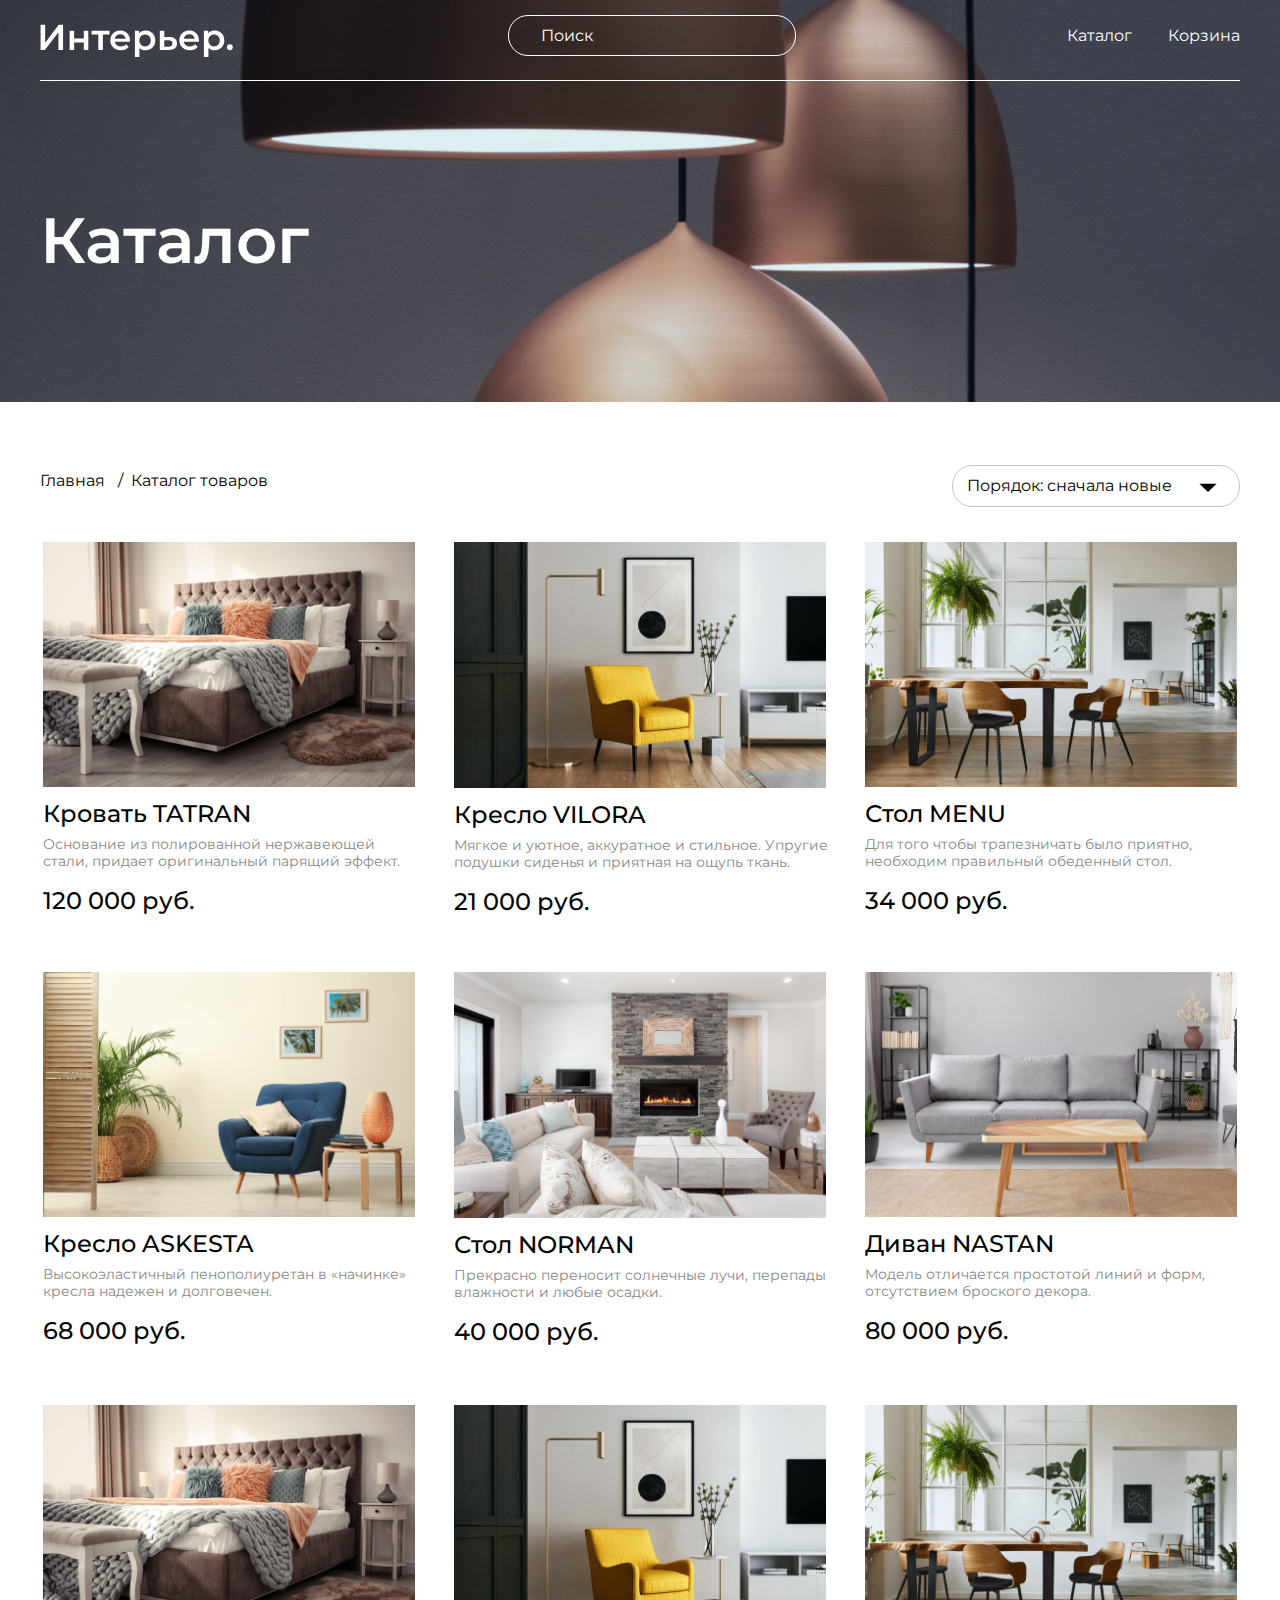
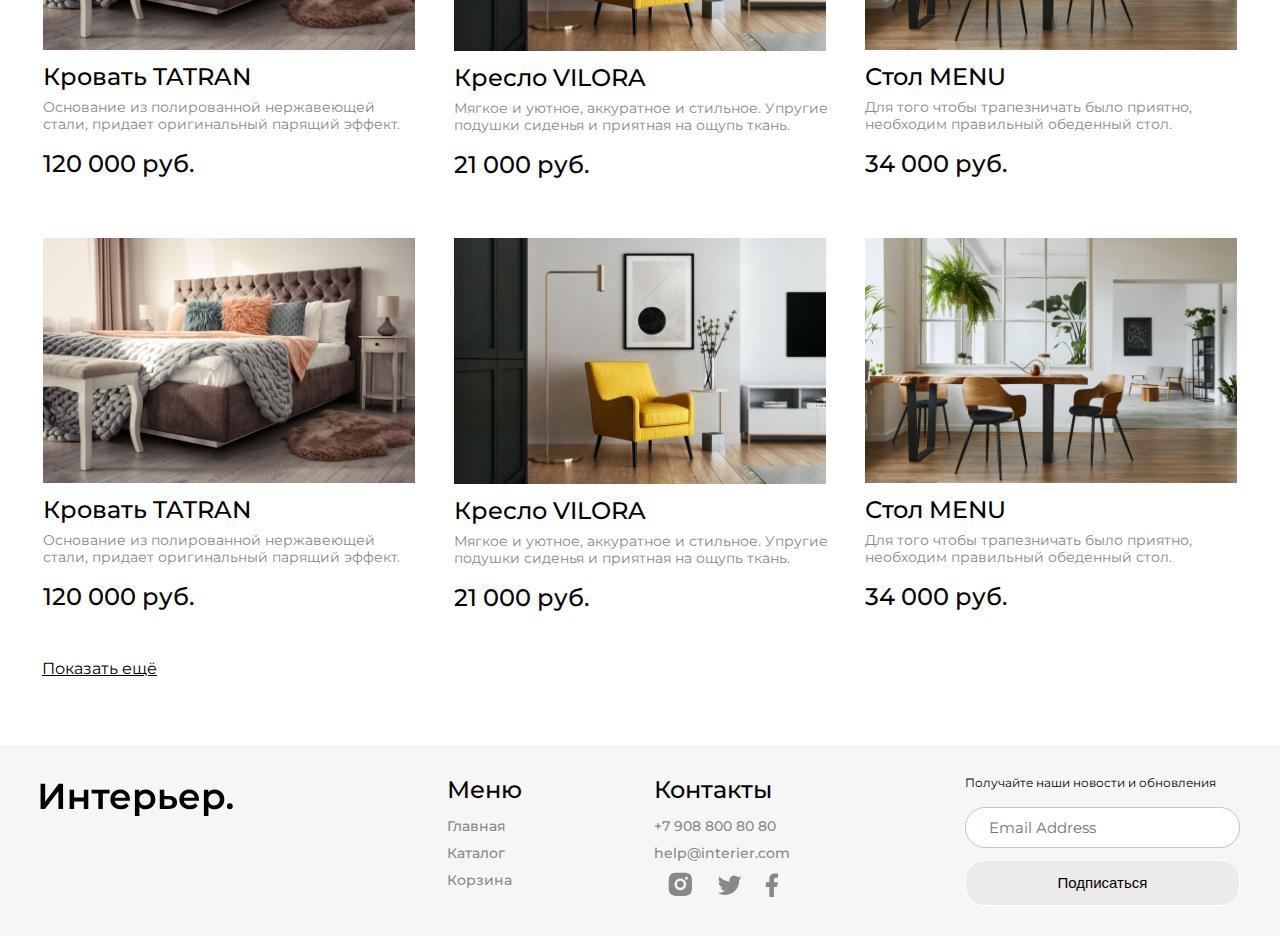
<file: catalog.html>
<!DOCTYPE html>
<html lang="en">

<head>
	<meta charset="UTF-8">
	<meta http-equiv="X-UA-Compatible" content="IE=edge">
	<meta name="viewport" content="width=device-width, initial-scale=1.0">
	<title>Каталог</title>
	<link rel="preconnect" href="https://fonts.googleapis.com">
	<link rel="preconnect" href="https://fonts.gstatic.com" crossorigin>
	<link href="https://fonts.googleapis.com/css2?family=Montserrat:wght@400;500;600&display=swap" rel="stylesheet">
	<link rel="stylesheet" href="style.css">
</head>

<body>
	<div class="catalog__top">
		<header class="header">
			<div class="container container__header">
				<a class="logo" href="index.html"><img class="logo__img" src="img/logo.svg" alt="Логотип"></a>
				<input placeholder="Поиск" class="header_input" type="text">
				<nav class="menu">
					<a href="catalog.html" class="nav__link all__link">Каталог</a>
					<a href="basket.html" class="nav__link all__link">Корзина</a>
				</nav>
				<div class="menu-mob">
					<a href="#">
						<svg width="17" height="16" viewBox="0 0 17 16" fill="none" xmlns="http://www.w3.org/2000/svg">
							<path
								d="M2.7515 1.99153C1.59282 3.1485 0.918906 4.70376 0.867092 6.34035C0.815278 7.97695 1.38946 9.57171 2.47264 10.7997C3.55581 12.0276 5.06645 12.7963 6.69672 12.9492C8.29727 13.0992 9.89485 12.6446 11.1757 11.6767L14.5069 15.0087L14.5069 15.0087C14.5897 15.0915 14.6881 15.1572 14.7963 15.2021C14.9046 15.2469 15.0206 15.27 15.1377 15.27C15.2549 15.27 15.3709 15.2469 15.4791 15.2021C15.5873 15.1572 15.6857 15.0915 15.7685 15.0087C15.8514 14.9258 15.9171 14.8275 15.9619 14.7192C16.0068 14.611 16.0298 14.495 16.0298 14.3779C16.0298 14.2607 16.0068 14.1447 15.9619 14.0365C15.9171 13.9282 15.8514 13.8299 15.7685 13.747L15.7685 13.747L12.4368 10.4161C13.4021 9.13509 13.8547 7.53858 13.7038 5.93955C13.5501 4.31066 12.7816 2.80151 11.5547 1.71913C10.3277 0.636745 8.73451 0.0624375 7.09916 0.113042C5.46381 0.163647 3.90917 0.835356 2.7515 1.99153ZM2.7515 1.99153L2.82216 2.06229L2.7515 1.99153ZM10.5895 3.25378C11.0271 3.68428 11.3751 4.19715 11.6135 4.76281C11.8518 5.32848 11.9758 5.93574 11.9783 6.54956C11.9808 7.16339 11.8618 7.77164 11.628 8.33923C11.3943 8.90681 11.0505 9.4225 10.6164 9.85654C10.1824 10.2906 9.66668 10.6344 9.09909 10.8682C8.53151 11.1019 7.92326 11.221 7.30943 11.2185C6.6956 11.216 6.08834 11.092 5.52268 10.8536C4.95702 10.6152 4.44415 10.2672 4.01365 9.82966C3.15334 8.95522 2.67341 7.77625 2.6784 6.54956C2.6834 5.32288 3.17291 4.14786 4.04032 3.28045C4.90772 2.41304 6.08274 1.92353 7.30943 1.91854C8.53612 1.91354 9.71508 2.39347 10.5895 3.25378Z"
								fill="white" stroke="white" stroke-width="0.2" />
						</svg>
					</a>
					<a href="catalog.html">
						<svg width="20" height="21" viewBox="0 0 20 21" fill="none" xmlns="http://www.w3.org/2000/svg">
							<rect x="0.800659" y="0.899902" width="4.57143" height="4.57143" fill="white" />
							<rect x="0.800659" y="8.21411" width="4.57143" height="4.57143" fill="white" />
							<rect x="0.800659" y="15.5283" width="4.57143" height="4.57143" fill="white" />
							<rect x="8.11414" y="8.21411" width="4.57143" height="4.57143" fill="white" />
							<rect x="8.11414" y="15.5283" width="4.57143" height="4.57143" fill="white" />
							<rect x="8.11414" y="0.899902" width="4.57143" height="4.57143" fill="white" />
							<rect x="15.4286" y="8.21411" width="4.57143" height="4.57143" fill="white" />
							<rect x="15.4286" y="15.5283" width="4.57143" height="4.57143" fill="white" />
							<rect x="15.4286" y="0.899902" width="4.57143" height="4.57143" fill="white" />
						</svg>
					</a>
					<a href="basket.html">
						<svg width="19" height="17" viewBox="0 0 19 17" fill="none" xmlns="http://www.w3.org/2000/svg">
							<path
								d="M11.5834 16.8334C12.1359 16.8334 12.6658 16.6139 13.0566 16.2232C13.4473 15.8325 13.6667 15.3026 13.6667 14.7501C13.6667 14.1975 13.4473 13.6676 13.0566 13.2769C12.6658 12.8862 12.1359 12.6667 11.5834 12.6667C11.0309 12.6667 10.501 12.8862 10.1103 13.2769C9.71957 13.6676 9.50008 14.1975 9.50008 14.7501C9.50008 15.3026 9.71957 15.8325 10.1103 16.2232C10.501 16.6139 11.0309 16.8334 11.5834 16.8334ZM4.29174 16.8334C4.84428 16.8334 5.37418 16.6139 5.76488 16.2232C6.15558 15.8325 6.37508 15.3026 6.37508 14.7501C6.37508 14.1975 6.15558 13.6676 5.76488 13.2769C5.37418 12.8862 4.84428 12.6667 4.29174 12.6667C3.73921 12.6667 3.20931 12.8862 2.81861 13.2769C2.4279 13.6676 2.20841 14.1975 2.20841 14.7501C2.20841 15.3026 2.4279 15.8325 2.81861 16.2232C3.20931 16.6139 3.73921 16.8334 4.29174 16.8334ZM17.873 2.16987C18.133 2.16149 18.3796 2.05229 18.5606 1.86538C18.7416 1.67846 18.8428 1.42849 18.8428 1.16831C18.8428 0.908135 18.7416 0.658159 18.5606 0.471245C18.3796 0.284332 18.133 0.175135 17.873 0.166748H16.674C15.7345 0.166748 14.922 0.818831 14.7178 1.7355L13.4126 7.61258C13.2084 8.52925 12.3959 9.18133 11.4563 9.18133H3.63133L2.12924 3.17091H11.8636C12.1212 3.15916 12.3644 3.04856 12.5425 2.86211C12.7206 2.67567 12.82 2.42773 12.82 2.16987C12.82 1.91201 12.7206 1.66408 12.5425 1.47763C12.3644 1.29119 12.1212 1.18059 11.8636 1.16883H2.12924C1.82473 1.16874 1.5242 1.23808 1.25051 1.37157C0.976816 1.50507 0.737162 1.69921 0.549763 1.93923C0.362364 2.17925 0.232155 2.45884 0.169035 2.75674C0.105913 3.05464 0.111544 3.36302 0.185495 3.65841L1.68758 9.66675C1.79586 10.1003 2.046 10.4852 2.39821 10.7602C2.75042 11.0352 3.18447 11.1845 3.63133 11.1845H11.4563C12.368 11.1846 13.2524 10.8738 13.9636 10.3033C14.6748 9.73287 15.1701 8.93693 15.3678 8.04695L16.674 2.16987H17.873Z"
								fill="white" />
						</svg>
					</a>
				</div>
			</div>
		</header>
		<section class="top__content">
			<div class="container">
				<h1 class="main__title-catalog">Каталог</h1>
			</div>
		</section>
	</div>

	<section>

		<div class="container container__catalog-catalog">
			<div class="filters">
				<ul class="tree__list_top">
					<li class="main__item_top"><a class="tree__link_top all__link" href="index.html">Главная</a></li>
					<li class="main__item_top"><a class="tree__link_top all__link" href="">Каталог товаров</a></li>
				</ul>
				<div class="filters-box">
					<select class="filters_select" name="" id="">
						<option class="filters_title" value="">Порядок: сначала новые</option>
						<option class="filters_title" value="">Порядок: сначала дорогие</option>
						<option class="filters_title" value="">Порядок: сначала дешевые</option>
					</select>
				</div>
			</div>
			<ul class="catalog__list">
				<li class="catalog__item catalog__item-catalog product__item">
					<img class="catalog__img" src="img/tatran.jpg" alt="tatran">
					<div class="product__cart">
						<div class="product__logo-case">
							<svg class="logo__cart" width="20" height="22" viewBox="0 0 20 22" fill="none"
								xmlns="http://www.w3.org/2000/svg">
								<path class="product__logo"
									d="M4.99994 7V5C4.99994 3.67916 5.07087 1.93397 5.99994 1C6.92902 0.0660251 8.68603 0 9.99994 0C11.3139 0 13.0709 0.0660251 13.9999 1C14.929 1.93397 14.9999 3.67916 14.9999 5V7H17.9999C18.2627 7 18.8141 6.81321 18.9999 7C19.1858 7.18679 18.9999 7.73583 18.9999 8V20C18.9999 20.2642 19.1858 20.8132 18.9999 21C18.8141 21.1868 18.2627 21 17.9999 21H1.99994C1.73716 21 1.18576 21.1868 0.999943 21C0.814128 20.8132 0.999943 20.2642 0.999943 20V8C0.999943 7.73583 0.814128 7.18679 0.999943 7C1.18576 6.81321 1.73716 7 1.99994 7H4.99994ZM4.99994 9H2.99994V19H16.9999V9H14.9999V11H12.9999V9H6.99994V11H4.99994V9ZM6.99994 7H12.9999V5C12.9999 4.2075 12.5574 3.56038 11.9999 3C11.4425 2.43962 10.7883 2 9.99994 2C9.21159 2 8.55739 2.43962 7.99994 3C7.4425 3.56038 6.99994 4.2075 6.99994 5V7Z"
									fill="#C4C4C4" />
							</svg>
						</div>
						<div class="product__logo-case">
							<svg class="logo__heart" width="20" height="19" viewBox="0 0 20 19" fill="none"
								xmlns="http://www.w3.org/2000/svg">
								<path class="product__logo"
									d="M10 18C9.35502 17.428 8.62602 16.833 7.85502 16.2H7.84502C5.13002 13.98 2.05302 11.468 0.694023 8.45803C0.24754 7.49975 0.0109268 6.45715 1.1406e-05 5.40003C-0.00297039 3.94951 0.578794 2.55901 1.61383 1.54279C2.64887 0.526575 4.04981 -0.0295798 5.50002 2.56451e-05C6.68065 0.00189045 7.83586 0.343107 8.82802 0.983026C9.26399 1.26599 9.65844 1.60828 10 2.00003C10.3435 1.60982 10.7381 1.26773 11.173 0.983026C12.1648 0.34298 13.3197 0.0017442 14.5 2.56451e-05C15.9502 -0.0295798 17.3512 0.526575 18.3862 1.54279C19.4213 2.55901 20.003 3.94951 20 5.40003C19.9898 6.45884 19.7532 7.50322 19.306 8.46303C17.947 11.473 14.871 13.984 12.156 16.2L12.146 16.208C11.374 16.837 10.646 17.432 10.001 18.008L10 18ZM5.50002 2.00003C4.56853 1.98837 3.67009 2.34487 3.00002 2.99203C2.35441 3.62619 1.99358 4.49507 1.99994 5.40003C2.01135 6.17053 2.18585 6.92988 2.51202 7.62803C3.15353 8.92673 4.01913 10.1021 5.06902 11.1C6.06002 12.1 7.20002 13.068 8.18602 13.882C8.45902 14.107 8.73702 14.334 9.01502 14.561L9.19002 14.704C9.45702 14.922 9.73302 15.148 10 15.37L10.013 15.358L10.019 15.353H10.025L10.034 15.346H10.039H10.044L10.062 15.331L10.103 15.298L10.11 15.292L10.121 15.284H10.127L10.136 15.276L10.8 14.731L10.974 14.588C11.255 14.359 11.533 14.132 11.806 13.907C12.792 13.093 13.933 12.126 14.924 11.121C15.9741 10.1236 16.8397 8.94854 17.481 7.65003C17.8131 6.94583 17.9901 6.17853 18.0001 5.40003C18.0042 4.49786 17.6435 3.63232 17 3.00003C16.3312 2.34995 15.4326 1.99051 14.5 2.00003C13.3619 1.99035 12.274 2.46739 11.51 3.31103L10 5.05103L8.49002 3.31103C7.72609 2.46739 6.6381 1.99035 5.50002 2.00003Z"
									fill="#C4C4C4" />
							</svg>
						</div>
					</div>
					<h3 class="product__title"> <a class="product__link all__link" href="#">Кровать TATRAN</a> </h3>
					<p class="product__text">Основание из полированной нержавеющей стали, придает оригинальный парящий
						эффект.</p>
					<p class="product__price1">120 000 руб.</p>
				</li>
				<li class="catalog__item catalog__item-catalog product__item">
					<img class="catalog__img" src="img/vilora.jpg" alt="vilora">
					<div class="product__cart">
						<div class="product__logo-case">
							<svg class="logo__cart" width="20" height="22" viewBox="0 0 20 22" fill="none"
								xmlns="http://www.w3.org/2000/svg">
								<path class="product__logo"
									d="M4.99994 7V5C4.99994 3.67916 5.07087 1.93397 5.99994 1C6.92902 0.0660251 8.68603 0 9.99994 0C11.3139 0 13.0709 0.0660251 13.9999 1C14.929 1.93397 14.9999 3.67916 14.9999 5V7H17.9999C18.2627 7 18.8141 6.81321 18.9999 7C19.1858 7.18679 18.9999 7.73583 18.9999 8V20C18.9999 20.2642 19.1858 20.8132 18.9999 21C18.8141 21.1868 18.2627 21 17.9999 21H1.99994C1.73716 21 1.18576 21.1868 0.999943 21C0.814128 20.8132 0.999943 20.2642 0.999943 20V8C0.999943 7.73583 0.814128 7.18679 0.999943 7C1.18576 6.81321 1.73716 7 1.99994 7H4.99994ZM4.99994 9H2.99994V19H16.9999V9H14.9999V11H12.9999V9H6.99994V11H4.99994V9ZM6.99994 7H12.9999V5C12.9999 4.2075 12.5574 3.56038 11.9999 3C11.4425 2.43962 10.7883 2 9.99994 2C9.21159 2 8.55739 2.43962 7.99994 3C7.4425 3.56038 6.99994 4.2075 6.99994 5V7Z"
									fill="#C4C4C4" />
							</svg>
						</div>
						<div class="product__logo-case">
							<svg class="logo__heart" width="20" height="19" viewBox="0 0 20 19" fill="none"
								xmlns="http://www.w3.org/2000/svg">
								<path class="product__logo"
									d="M10 18C9.35502 17.428 8.62602 16.833 7.85502 16.2H7.84502C5.13002 13.98 2.05302 11.468 0.694023 8.45803C0.24754 7.49975 0.0109268 6.45715 1.1406e-05 5.40003C-0.00297039 3.94951 0.578794 2.55901 1.61383 1.54279C2.64887 0.526575 4.04981 -0.0295798 5.50002 2.56451e-05C6.68065 0.00189045 7.83586 0.343107 8.82802 0.983026C9.26399 1.26599 9.65844 1.60828 10 2.00003C10.3435 1.60982 10.7381 1.26773 11.173 0.983026C12.1648 0.34298 13.3197 0.0017442 14.5 2.56451e-05C15.9502 -0.0295798 17.3512 0.526575 18.3862 1.54279C19.4213 2.55901 20.003 3.94951 20 5.40003C19.9898 6.45884 19.7532 7.50322 19.306 8.46303C17.947 11.473 14.871 13.984 12.156 16.2L12.146 16.208C11.374 16.837 10.646 17.432 10.001 18.008L10 18ZM5.50002 2.00003C4.56853 1.98837 3.67009 2.34487 3.00002 2.99203C2.35441 3.62619 1.99358 4.49507 1.99994 5.40003C2.01135 6.17053 2.18585 6.92988 2.51202 7.62803C3.15353 8.92673 4.01913 10.1021 5.06902 11.1C6.06002 12.1 7.20002 13.068 8.18602 13.882C8.45902 14.107 8.73702 14.334 9.01502 14.561L9.19002 14.704C9.45702 14.922 9.73302 15.148 10 15.37L10.013 15.358L10.019 15.353H10.025L10.034 15.346H10.039H10.044L10.062 15.331L10.103 15.298L10.11 15.292L10.121 15.284H10.127L10.136 15.276L10.8 14.731L10.974 14.588C11.255 14.359 11.533 14.132 11.806 13.907C12.792 13.093 13.933 12.126 14.924 11.121C15.9741 10.1236 16.8397 8.94854 17.481 7.65003C17.8131 6.94583 17.9901 6.17853 18.0001 5.40003C18.0042 4.49786 17.6435 3.63232 17 3.00003C16.3312 2.34995 15.4326 1.99051 14.5 2.00003C13.3619 1.99035 12.274 2.46739 11.51 3.31103L10 5.05103L8.49002 3.31103C7.72609 2.46739 6.6381 1.99035 5.50002 2.00003Z"
									fill="#C4C4C4" />
							</svg>
						</div>
					</div>
					<h3 class="product__title"> <a class="product__link all__link" href="#">Кресло VILORA </a> </h3>
					<p class="product__text">Мягкое и уютное, аккуратное и стильное. Упругие подушки сиденья и приятная
						на ощупь ткань.</p>
					<p class="product__price1">21 000 руб.</p>
				</li>
				<li class="catalog__item catalog__item-catalog product__item">
					<img class="catalog__img" src="img/menu.jpg" alt="menu">
					<div class="product__cart">
						<div class="product__logo-case">
							<svg class="logo__cart" width="20" height="22" viewBox="0 0 20 22" fill="none"
								xmlns="http://www.w3.org/2000/svg">
								<path class="product__logo"
									d="M4.99994 7V5C4.99994 3.67916 5.07087 1.93397 5.99994 1C6.92902 0.0660251 8.68603 0 9.99994 0C11.3139 0 13.0709 0.0660251 13.9999 1C14.929 1.93397 14.9999 3.67916 14.9999 5V7H17.9999C18.2627 7 18.8141 6.81321 18.9999 7C19.1858 7.18679 18.9999 7.73583 18.9999 8V20C18.9999 20.2642 19.1858 20.8132 18.9999 21C18.8141 21.1868 18.2627 21 17.9999 21H1.99994C1.73716 21 1.18576 21.1868 0.999943 21C0.814128 20.8132 0.999943 20.2642 0.999943 20V8C0.999943 7.73583 0.814128 7.18679 0.999943 7C1.18576 6.81321 1.73716 7 1.99994 7H4.99994ZM4.99994 9H2.99994V19H16.9999V9H14.9999V11H12.9999V9H6.99994V11H4.99994V9ZM6.99994 7H12.9999V5C12.9999 4.2075 12.5574 3.56038 11.9999 3C11.4425 2.43962 10.7883 2 9.99994 2C9.21159 2 8.55739 2.43962 7.99994 3C7.4425 3.56038 6.99994 4.2075 6.99994 5V7Z"
									fill="#C4C4C4" />
							</svg>
						</div>
						<div class="product__logo-case">
							<svg class="logo__heart" width="20" height="19" viewBox="0 0 20 19" fill="none"
								xmlns="http://www.w3.org/2000/svg">
								<path class="product__logo"
									d="M10 18C9.35502 17.428 8.62602 16.833 7.85502 16.2H7.84502C5.13002 13.98 2.05302 11.468 0.694023 8.45803C0.24754 7.49975 0.0109268 6.45715 1.1406e-05 5.40003C-0.00297039 3.94951 0.578794 2.55901 1.61383 1.54279C2.64887 0.526575 4.04981 -0.0295798 5.50002 2.56451e-05C6.68065 0.00189045 7.83586 0.343107 8.82802 0.983026C9.26399 1.26599 9.65844 1.60828 10 2.00003C10.3435 1.60982 10.7381 1.26773 11.173 0.983026C12.1648 0.34298 13.3197 0.0017442 14.5 2.56451e-05C15.9502 -0.0295798 17.3512 0.526575 18.3862 1.54279C19.4213 2.55901 20.003 3.94951 20 5.40003C19.9898 6.45884 19.7532 7.50322 19.306 8.46303C17.947 11.473 14.871 13.984 12.156 16.2L12.146 16.208C11.374 16.837 10.646 17.432 10.001 18.008L10 18ZM5.50002 2.00003C4.56853 1.98837 3.67009 2.34487 3.00002 2.99203C2.35441 3.62619 1.99358 4.49507 1.99994 5.40003C2.01135 6.17053 2.18585 6.92988 2.51202 7.62803C3.15353 8.92673 4.01913 10.1021 5.06902 11.1C6.06002 12.1 7.20002 13.068 8.18602 13.882C8.45902 14.107 8.73702 14.334 9.01502 14.561L9.19002 14.704C9.45702 14.922 9.73302 15.148 10 15.37L10.013 15.358L10.019 15.353H10.025L10.034 15.346H10.039H10.044L10.062 15.331L10.103 15.298L10.11 15.292L10.121 15.284H10.127L10.136 15.276L10.8 14.731L10.974 14.588C11.255 14.359 11.533 14.132 11.806 13.907C12.792 13.093 13.933 12.126 14.924 11.121C15.9741 10.1236 16.8397 8.94854 17.481 7.65003C17.8131 6.94583 17.9901 6.17853 18.0001 5.40003C18.0042 4.49786 17.6435 3.63232 17 3.00003C16.3312 2.34995 15.4326 1.99051 14.5 2.00003C13.3619 1.99035 12.274 2.46739 11.51 3.31103L10 5.05103L8.49002 3.31103C7.72609 2.46739 6.6381 1.99035 5.50002 2.00003Z"
									fill="#C4C4C4" />
							</svg>
						</div>
					</div>
					<h3 class="product__title"> <a class="product__link all__link" href="#">Стол MENU </a> </h3>
					<p class="product__text">Для того чтобы трапезничать было приятно, необходим правильный обеденный
						стол.</p>
					<p class="product__price1">34 000 руб.</p>
				</li>
				<li class="catalog__item catalog__item-catalog1 product__item">
					<img class="catalog__img" src="img/askesta.jpg" alt="askesta">
					<div class="product__cart">
						<div class="product__logo-case">
							<svg class="logo__cart" width="20" height="22" viewBox="0 0 20 22" fill="none"
								xmlns="http://www.w3.org/2000/svg">
								<path class="product__logo"
									d="M4.99994 7V5C4.99994 3.67916 5.07087 1.93397 5.99994 1C6.92902 0.0660251 8.68603 0 9.99994 0C11.3139 0 13.0709 0.0660251 13.9999 1C14.929 1.93397 14.9999 3.67916 14.9999 5V7H17.9999C18.2627 7 18.8141 6.81321 18.9999 7C19.1858 7.18679 18.9999 7.73583 18.9999 8V20C18.9999 20.2642 19.1858 20.8132 18.9999 21C18.8141 21.1868 18.2627 21 17.9999 21H1.99994C1.73716 21 1.18576 21.1868 0.999943 21C0.814128 20.8132 0.999943 20.2642 0.999943 20V8C0.999943 7.73583 0.814128 7.18679 0.999943 7C1.18576 6.81321 1.73716 7 1.99994 7H4.99994ZM4.99994 9H2.99994V19H16.9999V9H14.9999V11H12.9999V9H6.99994V11H4.99994V9ZM6.99994 7H12.9999V5C12.9999 4.2075 12.5574 3.56038 11.9999 3C11.4425 2.43962 10.7883 2 9.99994 2C9.21159 2 8.55739 2.43962 7.99994 3C7.4425 3.56038 6.99994 4.2075 6.99994 5V7Z"
									fill="#C4C4C4" />
							</svg>
						</div>
						<div class="product__logo-case">
							<svg class="logo__heart" width="20" height="19" viewBox="0 0 20 19" fill="none"
								xmlns="http://www.w3.org/2000/svg">
								<path class="product__logo"
									d="M10 18C9.35502 17.428 8.62602 16.833 7.85502 16.2H7.84502C5.13002 13.98 2.05302 11.468 0.694023 8.45803C0.24754 7.49975 0.0109268 6.45715 1.1406e-05 5.40003C-0.00297039 3.94951 0.578794 2.55901 1.61383 1.54279C2.64887 0.526575 4.04981 -0.0295798 5.50002 2.56451e-05C6.68065 0.00189045 7.83586 0.343107 8.82802 0.983026C9.26399 1.26599 9.65844 1.60828 10 2.00003C10.3435 1.60982 10.7381 1.26773 11.173 0.983026C12.1648 0.34298 13.3197 0.0017442 14.5 2.56451e-05C15.9502 -0.0295798 17.3512 0.526575 18.3862 1.54279C19.4213 2.55901 20.003 3.94951 20 5.40003C19.9898 6.45884 19.7532 7.50322 19.306 8.46303C17.947 11.473 14.871 13.984 12.156 16.2L12.146 16.208C11.374 16.837 10.646 17.432 10.001 18.008L10 18ZM5.50002 2.00003C4.56853 1.98837 3.67009 2.34487 3.00002 2.99203C2.35441 3.62619 1.99358 4.49507 1.99994 5.40003C2.01135 6.17053 2.18585 6.92988 2.51202 7.62803C3.15353 8.92673 4.01913 10.1021 5.06902 11.1C6.06002 12.1 7.20002 13.068 8.18602 13.882C8.45902 14.107 8.73702 14.334 9.01502 14.561L9.19002 14.704C9.45702 14.922 9.73302 15.148 10 15.37L10.013 15.358L10.019 15.353H10.025L10.034 15.346H10.039H10.044L10.062 15.331L10.103 15.298L10.11 15.292L10.121 15.284H10.127L10.136 15.276L10.8 14.731L10.974 14.588C11.255 14.359 11.533 14.132 11.806 13.907C12.792 13.093 13.933 12.126 14.924 11.121C15.9741 10.1236 16.8397 8.94854 17.481 7.65003C17.8131 6.94583 17.9901 6.17853 18.0001 5.40003C18.0042 4.49786 17.6435 3.63232 17 3.00003C16.3312 2.34995 15.4326 1.99051 14.5 2.00003C13.3619 1.99035 12.274 2.46739 11.51 3.31103L10 5.05103L8.49002 3.31103C7.72609 2.46739 6.6381 1.99035 5.50002 2.00003Z"
									fill="#C4C4C4" />
							</svg>
						</div>
					</div>
					<h3 class="product__title"> <a class="product__link all__link" href="#">Кресло ASKESTA </a> </h3>
					<p class="product__text">Высокоэластичный пенополиуретан в «начинке» кресла надежен и долговечен.
					</p>
					<p class="product__price1">68 000 руб.</p>
				</li>
				<li class="catalog__item catalog__item-catalog1 product__item">
					<img class="catalog__img" src="img/norman.jpg" alt="norman">
					<div class="product__cart">
						<div class="product__logo-case">
							<svg class="logo__cart" width="20" height="22" viewBox="0 0 20 22" fill="none"
								xmlns="http://www.w3.org/2000/svg">
								<path class="product__logo"
									d="M4.99994 7V5C4.99994 3.67916 5.07087 1.93397 5.99994 1C6.92902 0.0660251 8.68603 0 9.99994 0C11.3139 0 13.0709 0.0660251 13.9999 1C14.929 1.93397 14.9999 3.67916 14.9999 5V7H17.9999C18.2627 7 18.8141 6.81321 18.9999 7C19.1858 7.18679 18.9999 7.73583 18.9999 8V20C18.9999 20.2642 19.1858 20.8132 18.9999 21C18.8141 21.1868 18.2627 21 17.9999 21H1.99994C1.73716 21 1.18576 21.1868 0.999943 21C0.814128 20.8132 0.999943 20.2642 0.999943 20V8C0.999943 7.73583 0.814128 7.18679 0.999943 7C1.18576 6.81321 1.73716 7 1.99994 7H4.99994ZM4.99994 9H2.99994V19H16.9999V9H14.9999V11H12.9999V9H6.99994V11H4.99994V9ZM6.99994 7H12.9999V5C12.9999 4.2075 12.5574 3.56038 11.9999 3C11.4425 2.43962 10.7883 2 9.99994 2C9.21159 2 8.55739 2.43962 7.99994 3C7.4425 3.56038 6.99994 4.2075 6.99994 5V7Z"
									fill="#C4C4C4" />
							</svg>
						</div>
						<div class="product__logo-case">
							<svg class="logo__heart" width="20" height="19" viewBox="0 0 20 19" fill="none"
								xmlns="http://www.w3.org/2000/svg">
								<path class="product__logo"
									d="M10 18C9.35502 17.428 8.62602 16.833 7.85502 16.2H7.84502C5.13002 13.98 2.05302 11.468 0.694023 8.45803C0.24754 7.49975 0.0109268 6.45715 1.1406e-05 5.40003C-0.00297039 3.94951 0.578794 2.55901 1.61383 1.54279C2.64887 0.526575 4.04981 -0.0295798 5.50002 2.56451e-05C6.68065 0.00189045 7.83586 0.343107 8.82802 0.983026C9.26399 1.26599 9.65844 1.60828 10 2.00003C10.3435 1.60982 10.7381 1.26773 11.173 0.983026C12.1648 0.34298 13.3197 0.0017442 14.5 2.56451e-05C15.9502 -0.0295798 17.3512 0.526575 18.3862 1.54279C19.4213 2.55901 20.003 3.94951 20 5.40003C19.9898 6.45884 19.7532 7.50322 19.306 8.46303C17.947 11.473 14.871 13.984 12.156 16.2L12.146 16.208C11.374 16.837 10.646 17.432 10.001 18.008L10 18ZM5.50002 2.00003C4.56853 1.98837 3.67009 2.34487 3.00002 2.99203C2.35441 3.62619 1.99358 4.49507 1.99994 5.40003C2.01135 6.17053 2.18585 6.92988 2.51202 7.62803C3.15353 8.92673 4.01913 10.1021 5.06902 11.1C6.06002 12.1 7.20002 13.068 8.18602 13.882C8.45902 14.107 8.73702 14.334 9.01502 14.561L9.19002 14.704C9.45702 14.922 9.73302 15.148 10 15.37L10.013 15.358L10.019 15.353H10.025L10.034 15.346H10.039H10.044L10.062 15.331L10.103 15.298L10.11 15.292L10.121 15.284H10.127L10.136 15.276L10.8 14.731L10.974 14.588C11.255 14.359 11.533 14.132 11.806 13.907C12.792 13.093 13.933 12.126 14.924 11.121C15.9741 10.1236 16.8397 8.94854 17.481 7.65003C17.8131 6.94583 17.9901 6.17853 18.0001 5.40003C18.0042 4.49786 17.6435 3.63232 17 3.00003C16.3312 2.34995 15.4326 1.99051 14.5 2.00003C13.3619 1.99035 12.274 2.46739 11.51 3.31103L10 5.05103L8.49002 3.31103C7.72609 2.46739 6.6381 1.99035 5.50002 2.00003Z"
									fill="#C4C4C4" />
							</svg>
						</div>
					</div>
					<h3 class="product__title"> <a class="product__link all__link" href="#">Стол NORMAN </a></h3>
					<p class="product__text">Прекрасно переносит солнечные лучи, перепады влажности и любые осадки.</p>
					<p class="product__price1">40 000 руб.</p>
				</li>
				<li class="catalog__item catalog__item-catalog1 product__item">
					<img class="catalog__img" src="img/nastan.jpg" alt="nastan">
					<div class="product__cart">
						<div class="product__logo-case">
							<svg class="logo__cart" width="20" height="22" viewBox="0 0 20 22" fill="none"
								xmlns="http://www.w3.org/2000/svg">
								<path class="product__logo"
									d="M4.99994 7V5C4.99994 3.67916 5.07087 1.93397 5.99994 1C6.92902 0.0660251 8.68603 0 9.99994 0C11.3139 0 13.0709 0.0660251 13.9999 1C14.929 1.93397 14.9999 3.67916 14.9999 5V7H17.9999C18.2627 7 18.8141 6.81321 18.9999 7C19.1858 7.18679 18.9999 7.73583 18.9999 8V20C18.9999 20.2642 19.1858 20.8132 18.9999 21C18.8141 21.1868 18.2627 21 17.9999 21H1.99994C1.73716 21 1.18576 21.1868 0.999943 21C0.814128 20.8132 0.999943 20.2642 0.999943 20V8C0.999943 7.73583 0.814128 7.18679 0.999943 7C1.18576 6.81321 1.73716 7 1.99994 7H4.99994ZM4.99994 9H2.99994V19H16.9999V9H14.9999V11H12.9999V9H6.99994V11H4.99994V9ZM6.99994 7H12.9999V5C12.9999 4.2075 12.5574 3.56038 11.9999 3C11.4425 2.43962 10.7883 2 9.99994 2C9.21159 2 8.55739 2.43962 7.99994 3C7.4425 3.56038 6.99994 4.2075 6.99994 5V7Z"
									fill="#C4C4C4" />
							</svg>
						</div>
						<div class="product__logo-case">
							<svg class="logo__heart" width="20" height="19" viewBox="0 0 20 19" fill="none"
								xmlns="http://www.w3.org/2000/svg">
								<path class="product__logo"
									d="M10 18C9.35502 17.428 8.62602 16.833 7.85502 16.2H7.84502C5.13002 13.98 2.05302 11.468 0.694023 8.45803C0.24754 7.49975 0.0109268 6.45715 1.1406e-05 5.40003C-0.00297039 3.94951 0.578794 2.55901 1.61383 1.54279C2.64887 0.526575 4.04981 -0.0295798 5.50002 2.56451e-05C6.68065 0.00189045 7.83586 0.343107 8.82802 0.983026C9.26399 1.26599 9.65844 1.60828 10 2.00003C10.3435 1.60982 10.7381 1.26773 11.173 0.983026C12.1648 0.34298 13.3197 0.0017442 14.5 2.56451e-05C15.9502 -0.0295798 17.3512 0.526575 18.3862 1.54279C19.4213 2.55901 20.003 3.94951 20 5.40003C19.9898 6.45884 19.7532 7.50322 19.306 8.46303C17.947 11.473 14.871 13.984 12.156 16.2L12.146 16.208C11.374 16.837 10.646 17.432 10.001 18.008L10 18ZM5.50002 2.00003C4.56853 1.98837 3.67009 2.34487 3.00002 2.99203C2.35441 3.62619 1.99358 4.49507 1.99994 5.40003C2.01135 6.17053 2.18585 6.92988 2.51202 7.62803C3.15353 8.92673 4.01913 10.1021 5.06902 11.1C6.06002 12.1 7.20002 13.068 8.18602 13.882C8.45902 14.107 8.73702 14.334 9.01502 14.561L9.19002 14.704C9.45702 14.922 9.73302 15.148 10 15.37L10.013 15.358L10.019 15.353H10.025L10.034 15.346H10.039H10.044L10.062 15.331L10.103 15.298L10.11 15.292L10.121 15.284H10.127L10.136 15.276L10.8 14.731L10.974 14.588C11.255 14.359 11.533 14.132 11.806 13.907C12.792 13.093 13.933 12.126 14.924 11.121C15.9741 10.1236 16.8397 8.94854 17.481 7.65003C17.8131 6.94583 17.9901 6.17853 18.0001 5.40003C18.0042 4.49786 17.6435 3.63232 17 3.00003C16.3312 2.34995 15.4326 1.99051 14.5 2.00003C13.3619 1.99035 12.274 2.46739 11.51 3.31103L10 5.05103L8.49002 3.31103C7.72609 2.46739 6.6381 1.99035 5.50002 2.00003Z"
									fill="#C4C4C4" />
							</svg>
						</div>
					</div>
					<h3 class="product__title"> <a class="product__link all__link" href="#">Диван NASTAN </a></h3>
					<p class="product__text">Модель отличается простотой линий и форм, отсутствием броского декора.</p>
					<p class="product__price1">80 000 руб.</p>
				</li>
				<li class="catalog__item catalog__item-catalog2 product__item">
					<img class="catalog__img" src="img/tatran.jpg" alt="tatran">
					<div class="product__cart">
						<div class="product__logo-case">
							<svg class="logo__cart" width="20" height="22" viewBox="0 0 20 22" fill="none"
								xmlns="http://www.w3.org/2000/svg">
								<path class="product__logo"
									d="M4.99994 7V5C4.99994 3.67916 5.07087 1.93397 5.99994 1C6.92902 0.0660251 8.68603 0 9.99994 0C11.3139 0 13.0709 0.0660251 13.9999 1C14.929 1.93397 14.9999 3.67916 14.9999 5V7H17.9999C18.2627 7 18.8141 6.81321 18.9999 7C19.1858 7.18679 18.9999 7.73583 18.9999 8V20C18.9999 20.2642 19.1858 20.8132 18.9999 21C18.8141 21.1868 18.2627 21 17.9999 21H1.99994C1.73716 21 1.18576 21.1868 0.999943 21C0.814128 20.8132 0.999943 20.2642 0.999943 20V8C0.999943 7.73583 0.814128 7.18679 0.999943 7C1.18576 6.81321 1.73716 7 1.99994 7H4.99994ZM4.99994 9H2.99994V19H16.9999V9H14.9999V11H12.9999V9H6.99994V11H4.99994V9ZM6.99994 7H12.9999V5C12.9999 4.2075 12.5574 3.56038 11.9999 3C11.4425 2.43962 10.7883 2 9.99994 2C9.21159 2 8.55739 2.43962 7.99994 3C7.4425 3.56038 6.99994 4.2075 6.99994 5V7Z"
									fill="#C4C4C4" />
							</svg>
						</div>
						<div class="product__logo-case">
							<svg class="logo__heart" width="20" height="19" viewBox="0 0 20 19" fill="none"
								xmlns="http://www.w3.org/2000/svg">
								<path class="product__logo"
									d="M10 18C9.35502 17.428 8.62602 16.833 7.85502 16.2H7.84502C5.13002 13.98 2.05302 11.468 0.694023 8.45803C0.24754 7.49975 0.0109268 6.45715 1.1406e-05 5.40003C-0.00297039 3.94951 0.578794 2.55901 1.61383 1.54279C2.64887 0.526575 4.04981 -0.0295798 5.50002 2.56451e-05C6.68065 0.00189045 7.83586 0.343107 8.82802 0.983026C9.26399 1.26599 9.65844 1.60828 10 2.00003C10.3435 1.60982 10.7381 1.26773 11.173 0.983026C12.1648 0.34298 13.3197 0.0017442 14.5 2.56451e-05C15.9502 -0.0295798 17.3512 0.526575 18.3862 1.54279C19.4213 2.55901 20.003 3.94951 20 5.40003C19.9898 6.45884 19.7532 7.50322 19.306 8.46303C17.947 11.473 14.871 13.984 12.156 16.2L12.146 16.208C11.374 16.837 10.646 17.432 10.001 18.008L10 18ZM5.50002 2.00003C4.56853 1.98837 3.67009 2.34487 3.00002 2.99203C2.35441 3.62619 1.99358 4.49507 1.99994 5.40003C2.01135 6.17053 2.18585 6.92988 2.51202 7.62803C3.15353 8.92673 4.01913 10.1021 5.06902 11.1C6.06002 12.1 7.20002 13.068 8.18602 13.882C8.45902 14.107 8.73702 14.334 9.01502 14.561L9.19002 14.704C9.45702 14.922 9.73302 15.148 10 15.37L10.013 15.358L10.019 15.353H10.025L10.034 15.346H10.039H10.044L10.062 15.331L10.103 15.298L10.11 15.292L10.121 15.284H10.127L10.136 15.276L10.8 14.731L10.974 14.588C11.255 14.359 11.533 14.132 11.806 13.907C12.792 13.093 13.933 12.126 14.924 11.121C15.9741 10.1236 16.8397 8.94854 17.481 7.65003C17.8131 6.94583 17.9901 6.17853 18.0001 5.40003C18.0042 4.49786 17.6435 3.63232 17 3.00003C16.3312 2.34995 15.4326 1.99051 14.5 2.00003C13.3619 1.99035 12.274 2.46739 11.51 3.31103L10 5.05103L8.49002 3.31103C7.72609 2.46739 6.6381 1.99035 5.50002 2.00003Z"
									fill="#C4C4C4" />
							</svg>
						</div>
					</div>
					<h3 class="product__title"> <a class="product__link all__link" href="#">Кровать TATRAN</a> </h3>
					<p class="product__text">Основание из полированной нержавеющей стали, придает оригинальный парящий
						эффект.</p>
					<p class="product__price1">120 000 руб.</p>
				</li>
				<li class="catalog__item catalog__item-catalog2 product__item">
					<img class="catalog__img" src="img/vilora.jpg" alt="vilora">
					<div class="product__cart">
						<div class="product__logo-case">
							<svg class="logo__cart" width="20" height="22" viewBox="0 0 20 22" fill="none"
								xmlns="http://www.w3.org/2000/svg">
								<path class="product__logo"
									d="M4.99994 7V5C4.99994 3.67916 5.07087 1.93397 5.99994 1C6.92902 0.0660251 8.68603 0 9.99994 0C11.3139 0 13.0709 0.0660251 13.9999 1C14.929 1.93397 14.9999 3.67916 14.9999 5V7H17.9999C18.2627 7 18.8141 6.81321 18.9999 7C19.1858 7.18679 18.9999 7.73583 18.9999 8V20C18.9999 20.2642 19.1858 20.8132 18.9999 21C18.8141 21.1868 18.2627 21 17.9999 21H1.99994C1.73716 21 1.18576 21.1868 0.999943 21C0.814128 20.8132 0.999943 20.2642 0.999943 20V8C0.999943 7.73583 0.814128 7.18679 0.999943 7C1.18576 6.81321 1.73716 7 1.99994 7H4.99994ZM4.99994 9H2.99994V19H16.9999V9H14.9999V11H12.9999V9H6.99994V11H4.99994V9ZM6.99994 7H12.9999V5C12.9999 4.2075 12.5574 3.56038 11.9999 3C11.4425 2.43962 10.7883 2 9.99994 2C9.21159 2 8.55739 2.43962 7.99994 3C7.4425 3.56038 6.99994 4.2075 6.99994 5V7Z"
									fill="#C4C4C4" />
							</svg>
						</div>
						<div class="product__logo-case">
							<svg class="logo__heart" width="20" height="19" viewBox="0 0 20 19" fill="none"
								xmlns="http://www.w3.org/2000/svg">
								<path class="product__logo"
									d="M10 18C9.35502 17.428 8.62602 16.833 7.85502 16.2H7.84502C5.13002 13.98 2.05302 11.468 0.694023 8.45803C0.24754 7.49975 0.0109268 6.45715 1.1406e-05 5.40003C-0.00297039 3.94951 0.578794 2.55901 1.61383 1.54279C2.64887 0.526575 4.04981 -0.0295798 5.50002 2.56451e-05C6.68065 0.00189045 7.83586 0.343107 8.82802 0.983026C9.26399 1.26599 9.65844 1.60828 10 2.00003C10.3435 1.60982 10.7381 1.26773 11.173 0.983026C12.1648 0.34298 13.3197 0.0017442 14.5 2.56451e-05C15.9502 -0.0295798 17.3512 0.526575 18.3862 1.54279C19.4213 2.55901 20.003 3.94951 20 5.40003C19.9898 6.45884 19.7532 7.50322 19.306 8.46303C17.947 11.473 14.871 13.984 12.156 16.2L12.146 16.208C11.374 16.837 10.646 17.432 10.001 18.008L10 18ZM5.50002 2.00003C4.56853 1.98837 3.67009 2.34487 3.00002 2.99203C2.35441 3.62619 1.99358 4.49507 1.99994 5.40003C2.01135 6.17053 2.18585 6.92988 2.51202 7.62803C3.15353 8.92673 4.01913 10.1021 5.06902 11.1C6.06002 12.1 7.20002 13.068 8.18602 13.882C8.45902 14.107 8.73702 14.334 9.01502 14.561L9.19002 14.704C9.45702 14.922 9.73302 15.148 10 15.37L10.013 15.358L10.019 15.353H10.025L10.034 15.346H10.039H10.044L10.062 15.331L10.103 15.298L10.11 15.292L10.121 15.284H10.127L10.136 15.276L10.8 14.731L10.974 14.588C11.255 14.359 11.533 14.132 11.806 13.907C12.792 13.093 13.933 12.126 14.924 11.121C15.9741 10.1236 16.8397 8.94854 17.481 7.65003C17.8131 6.94583 17.9901 6.17853 18.0001 5.40003C18.0042 4.49786 17.6435 3.63232 17 3.00003C16.3312 2.34995 15.4326 1.99051 14.5 2.00003C13.3619 1.99035 12.274 2.46739 11.51 3.31103L10 5.05103L8.49002 3.31103C7.72609 2.46739 6.6381 1.99035 5.50002 2.00003Z"
									fill="#C4C4C4" />
							</svg>
						</div>
					</div>
					<h3 class="product__title"> <a class="product__link all__link" href="#">Кресло VILORA </a> </h3>
					<p class="product__text">Мягкое и уютное, аккуратное и стильное. Упругие подушки сиденья и приятная
						на ощупь ткань.</p>
					<p class="product__price1">21 000 руб.</p>
				</li>
				<li class="catalog__item catalog__item-catalog2 product__item">
					<img class="catalog__img" src="img/menu.jpg" alt="menu">
					<div class="product__cart">
						<div class="product__logo-case">
							<svg class="logo__cart" width="20" height="22" viewBox="0 0 20 22" fill="none"
								xmlns="http://www.w3.org/2000/svg">
								<path class="product__logo"
									d="M4.99994 7V5C4.99994 3.67916 5.07087 1.93397 5.99994 1C6.92902 0.0660251 8.68603 0 9.99994 0C11.3139 0 13.0709 0.0660251 13.9999 1C14.929 1.93397 14.9999 3.67916 14.9999 5V7H17.9999C18.2627 7 18.8141 6.81321 18.9999 7C19.1858 7.18679 18.9999 7.73583 18.9999 8V20C18.9999 20.2642 19.1858 20.8132 18.9999 21C18.8141 21.1868 18.2627 21 17.9999 21H1.99994C1.73716 21 1.18576 21.1868 0.999943 21C0.814128 20.8132 0.999943 20.2642 0.999943 20V8C0.999943 7.73583 0.814128 7.18679 0.999943 7C1.18576 6.81321 1.73716 7 1.99994 7H4.99994ZM4.99994 9H2.99994V19H16.9999V9H14.9999V11H12.9999V9H6.99994V11H4.99994V9ZM6.99994 7H12.9999V5C12.9999 4.2075 12.5574 3.56038 11.9999 3C11.4425 2.43962 10.7883 2 9.99994 2C9.21159 2 8.55739 2.43962 7.99994 3C7.4425 3.56038 6.99994 4.2075 6.99994 5V7Z"
									fill="#C4C4C4" />
							</svg>
						</div>
						<div class="product__logo-case">
							<svg class="logo__heart" width="20" height="19" viewBox="0 0 20 19" fill="none"
								xmlns="http://www.w3.org/2000/svg">
								<path class="product__logo"
									d="M10 18C9.35502 17.428 8.62602 16.833 7.85502 16.2H7.84502C5.13002 13.98 2.05302 11.468 0.694023 8.45803C0.24754 7.49975 0.0109268 6.45715 1.1406e-05 5.40003C-0.00297039 3.94951 0.578794 2.55901 1.61383 1.54279C2.64887 0.526575 4.04981 -0.0295798 5.50002 2.56451e-05C6.68065 0.00189045 7.83586 0.343107 8.82802 0.983026C9.26399 1.26599 9.65844 1.60828 10 2.00003C10.3435 1.60982 10.7381 1.26773 11.173 0.983026C12.1648 0.34298 13.3197 0.0017442 14.5 2.56451e-05C15.9502 -0.0295798 17.3512 0.526575 18.3862 1.54279C19.4213 2.55901 20.003 3.94951 20 5.40003C19.9898 6.45884 19.7532 7.50322 19.306 8.46303C17.947 11.473 14.871 13.984 12.156 16.2L12.146 16.208C11.374 16.837 10.646 17.432 10.001 18.008L10 18ZM5.50002 2.00003C4.56853 1.98837 3.67009 2.34487 3.00002 2.99203C2.35441 3.62619 1.99358 4.49507 1.99994 5.40003C2.01135 6.17053 2.18585 6.92988 2.51202 7.62803C3.15353 8.92673 4.01913 10.1021 5.06902 11.1C6.06002 12.1 7.20002 13.068 8.18602 13.882C8.45902 14.107 8.73702 14.334 9.01502 14.561L9.19002 14.704C9.45702 14.922 9.73302 15.148 10 15.37L10.013 15.358L10.019 15.353H10.025L10.034 15.346H10.039H10.044L10.062 15.331L10.103 15.298L10.11 15.292L10.121 15.284H10.127L10.136 15.276L10.8 14.731L10.974 14.588C11.255 14.359 11.533 14.132 11.806 13.907C12.792 13.093 13.933 12.126 14.924 11.121C15.9741 10.1236 16.8397 8.94854 17.481 7.65003C17.8131 6.94583 17.9901 6.17853 18.0001 5.40003C18.0042 4.49786 17.6435 3.63232 17 3.00003C16.3312 2.34995 15.4326 1.99051 14.5 2.00003C13.3619 1.99035 12.274 2.46739 11.51 3.31103L10 5.05103L8.49002 3.31103C7.72609 2.46739 6.6381 1.99035 5.50002 2.00003Z"
									fill="#C4C4C4" />
							</svg>
						</div>
					</div>
					<h3 class="product__title"> <a class="product__link all__link" href="#">Стол MENU </a> </h3>
					<p class="product__text">Для того чтобы трапезничать было приятно, необходим правильный обеденный
						стол.</p>
					<p class="product__price1">34 000 руб.</p>
				</li>
				<li class="catalog__item catalog__item-catalog3 product__item">
					<img class="catalog__img" src="img/tatran.jpg" alt="tatran">
					<div class="product__cart">
						<div class="product__logo-case">
							<svg class="logo__cart" width="20" height="22" viewBox="0 0 20 22" fill="none"
								xmlns="http://www.w3.org/2000/svg">
								<path class="product__logo"
									d="M4.99994 7V5C4.99994 3.67916 5.07087 1.93397 5.99994 1C6.92902 0.0660251 8.68603 0 9.99994 0C11.3139 0 13.0709 0.0660251 13.9999 1C14.929 1.93397 14.9999 3.67916 14.9999 5V7H17.9999C18.2627 7 18.8141 6.81321 18.9999 7C19.1858 7.18679 18.9999 7.73583 18.9999 8V20C18.9999 20.2642 19.1858 20.8132 18.9999 21C18.8141 21.1868 18.2627 21 17.9999 21H1.99994C1.73716 21 1.18576 21.1868 0.999943 21C0.814128 20.8132 0.999943 20.2642 0.999943 20V8C0.999943 7.73583 0.814128 7.18679 0.999943 7C1.18576 6.81321 1.73716 7 1.99994 7H4.99994ZM4.99994 9H2.99994V19H16.9999V9H14.9999V11H12.9999V9H6.99994V11H4.99994V9ZM6.99994 7H12.9999V5C12.9999 4.2075 12.5574 3.56038 11.9999 3C11.4425 2.43962 10.7883 2 9.99994 2C9.21159 2 8.55739 2.43962 7.99994 3C7.4425 3.56038 6.99994 4.2075 6.99994 5V7Z"
									fill="#C4C4C4" />
							</svg>
						</div>
						<div class="product__logo-case">
							<svg class="logo__heart" width="20" height="19" viewBox="0 0 20 19" fill="none"
								xmlns="http://www.w3.org/2000/svg">
								<path class="product__logo"
									d="M10 18C9.35502 17.428 8.62602 16.833 7.85502 16.2H7.84502C5.13002 13.98 2.05302 11.468 0.694023 8.45803C0.24754 7.49975 0.0109268 6.45715 1.1406e-05 5.40003C-0.00297039 3.94951 0.578794 2.55901 1.61383 1.54279C2.64887 0.526575 4.04981 -0.0295798 5.50002 2.56451e-05C6.68065 0.00189045 7.83586 0.343107 8.82802 0.983026C9.26399 1.26599 9.65844 1.60828 10 2.00003C10.3435 1.60982 10.7381 1.26773 11.173 0.983026C12.1648 0.34298 13.3197 0.0017442 14.5 2.56451e-05C15.9502 -0.0295798 17.3512 0.526575 18.3862 1.54279C19.4213 2.55901 20.003 3.94951 20 5.40003C19.9898 6.45884 19.7532 7.50322 19.306 8.46303C17.947 11.473 14.871 13.984 12.156 16.2L12.146 16.208C11.374 16.837 10.646 17.432 10.001 18.008L10 18ZM5.50002 2.00003C4.56853 1.98837 3.67009 2.34487 3.00002 2.99203C2.35441 3.62619 1.99358 4.49507 1.99994 5.40003C2.01135 6.17053 2.18585 6.92988 2.51202 7.62803C3.15353 8.92673 4.01913 10.1021 5.06902 11.1C6.06002 12.1 7.20002 13.068 8.18602 13.882C8.45902 14.107 8.73702 14.334 9.01502 14.561L9.19002 14.704C9.45702 14.922 9.73302 15.148 10 15.37L10.013 15.358L10.019 15.353H10.025L10.034 15.346H10.039H10.044L10.062 15.331L10.103 15.298L10.11 15.292L10.121 15.284H10.127L10.136 15.276L10.8 14.731L10.974 14.588C11.255 14.359 11.533 14.132 11.806 13.907C12.792 13.093 13.933 12.126 14.924 11.121C15.9741 10.1236 16.8397 8.94854 17.481 7.65003C17.8131 6.94583 17.9901 6.17853 18.0001 5.40003C18.0042 4.49786 17.6435 3.63232 17 3.00003C16.3312 2.34995 15.4326 1.99051 14.5 2.00003C13.3619 1.99035 12.274 2.46739 11.51 3.31103L10 5.05103L8.49002 3.31103C7.72609 2.46739 6.6381 1.99035 5.50002 2.00003Z"
									fill="#C4C4C4" />
							</svg>
						</div>
					</div>
					<h3 class="product__title"> <a class="product__link all__link" href="#">Кровать TATRAN</a> </h3>
					<p class="product__text">Основание из полированной нержавеющей стали, придает оригинальный парящий
						эффект.</p>
					<p class="product__price1">120 000 руб.</p>
				</li>
				<li class="catalog__item catalog__item-catalog3 product__item">
					<img class="catalog__img" src="img/vilora.jpg" alt="vilora">
					<div class="product__cart">
						<div class="product__logo-case">
							<svg class="logo__cart" width="20" height="22" viewBox="0 0 20 22" fill="none"
								xmlns="http://www.w3.org/2000/svg">
								<path class="product__logo"
									d="M4.99994 7V5C4.99994 3.67916 5.07087 1.93397 5.99994 1C6.92902 0.0660251 8.68603 0 9.99994 0C11.3139 0 13.0709 0.0660251 13.9999 1C14.929 1.93397 14.9999 3.67916 14.9999 5V7H17.9999C18.2627 7 18.8141 6.81321 18.9999 7C19.1858 7.18679 18.9999 7.73583 18.9999 8V20C18.9999 20.2642 19.1858 20.8132 18.9999 21C18.8141 21.1868 18.2627 21 17.9999 21H1.99994C1.73716 21 1.18576 21.1868 0.999943 21C0.814128 20.8132 0.999943 20.2642 0.999943 20V8C0.999943 7.73583 0.814128 7.18679 0.999943 7C1.18576 6.81321 1.73716 7 1.99994 7H4.99994ZM4.99994 9H2.99994V19H16.9999V9H14.9999V11H12.9999V9H6.99994V11H4.99994V9ZM6.99994 7H12.9999V5C12.9999 4.2075 12.5574 3.56038 11.9999 3C11.4425 2.43962 10.7883 2 9.99994 2C9.21159 2 8.55739 2.43962 7.99994 3C7.4425 3.56038 6.99994 4.2075 6.99994 5V7Z"
									fill="#C4C4C4" />
							</svg>
						</div>
						<div class="product__logo-case">
							<svg class="logo__heart" width="20" height="19" viewBox="0 0 20 19" fill="none"
								xmlns="http://www.w3.org/2000/svg">
								<path class="product__logo"
									d="M10 18C9.35502 17.428 8.62602 16.833 7.85502 16.2H7.84502C5.13002 13.98 2.05302 11.468 0.694023 8.45803C0.24754 7.49975 0.0109268 6.45715 1.1406e-05 5.40003C-0.00297039 3.94951 0.578794 2.55901 1.61383 1.54279C2.64887 0.526575 4.04981 -0.0295798 5.50002 2.56451e-05C6.68065 0.00189045 7.83586 0.343107 8.82802 0.983026C9.26399 1.26599 9.65844 1.60828 10 2.00003C10.3435 1.60982 10.7381 1.26773 11.173 0.983026C12.1648 0.34298 13.3197 0.0017442 14.5 2.56451e-05C15.9502 -0.0295798 17.3512 0.526575 18.3862 1.54279C19.4213 2.55901 20.003 3.94951 20 5.40003C19.9898 6.45884 19.7532 7.50322 19.306 8.46303C17.947 11.473 14.871 13.984 12.156 16.2L12.146 16.208C11.374 16.837 10.646 17.432 10.001 18.008L10 18ZM5.50002 2.00003C4.56853 1.98837 3.67009 2.34487 3.00002 2.99203C2.35441 3.62619 1.99358 4.49507 1.99994 5.40003C2.01135 6.17053 2.18585 6.92988 2.51202 7.62803C3.15353 8.92673 4.01913 10.1021 5.06902 11.1C6.06002 12.1 7.20002 13.068 8.18602 13.882C8.45902 14.107 8.73702 14.334 9.01502 14.561L9.19002 14.704C9.45702 14.922 9.73302 15.148 10 15.37L10.013 15.358L10.019 15.353H10.025L10.034 15.346H10.039H10.044L10.062 15.331L10.103 15.298L10.11 15.292L10.121 15.284H10.127L10.136 15.276L10.8 14.731L10.974 14.588C11.255 14.359 11.533 14.132 11.806 13.907C12.792 13.093 13.933 12.126 14.924 11.121C15.9741 10.1236 16.8397 8.94854 17.481 7.65003C17.8131 6.94583 17.9901 6.17853 18.0001 5.40003C18.0042 4.49786 17.6435 3.63232 17 3.00003C16.3312 2.34995 15.4326 1.99051 14.5 2.00003C13.3619 1.99035 12.274 2.46739 11.51 3.31103L10 5.05103L8.49002 3.31103C7.72609 2.46739 6.6381 1.99035 5.50002 2.00003Z"
									fill="#C4C4C4" />
							</svg>
						</div>
					</div>
					<h3 class="product__title"> <a class="product__link all__link" href="#">Кресло VILORA </a> </h3>
					<p class="product__text">Мягкое и уютное, аккуратное и стильное. Упругие подушки сиденья и приятная
						на ощупь ткань.</p>
					<p class="product__price1">21 000 руб.</p>
				</li>
				<li class="catalog__item catalog__item-catalog3 product__item">
					<img class="catalog__img" src="img/menu.jpg" alt="menu">
					<div class="product__cart">
						<div class="product__logo-case">
							<svg class="logo__cart" width="20" height="22" viewBox="0 0 20 22" fill="none"
								xmlns="http://www.w3.org/2000/svg">
								<path class="product__logo"
									d="M4.99994 7V5C4.99994 3.67916 5.07087 1.93397 5.99994 1C6.92902 0.0660251 8.68603 0 9.99994 0C11.3139 0 13.0709 0.0660251 13.9999 1C14.929 1.93397 14.9999 3.67916 14.9999 5V7H17.9999C18.2627 7 18.8141 6.81321 18.9999 7C19.1858 7.18679 18.9999 7.73583 18.9999 8V20C18.9999 20.2642 19.1858 20.8132 18.9999 21C18.8141 21.1868 18.2627 21 17.9999 21H1.99994C1.73716 21 1.18576 21.1868 0.999943 21C0.814128 20.8132 0.999943 20.2642 0.999943 20V8C0.999943 7.73583 0.814128 7.18679 0.999943 7C1.18576 6.81321 1.73716 7 1.99994 7H4.99994ZM4.99994 9H2.99994V19H16.9999V9H14.9999V11H12.9999V9H6.99994V11H4.99994V9ZM6.99994 7H12.9999V5C12.9999 4.2075 12.5574 3.56038 11.9999 3C11.4425 2.43962 10.7883 2 9.99994 2C9.21159 2 8.55739 2.43962 7.99994 3C7.4425 3.56038 6.99994 4.2075 6.99994 5V7Z"
									fill="#C4C4C4" />
							</svg>
						</div>
						<div class="product__logo-case">
							<svg class="logo__heart" width="20" height="19" viewBox="0 0 20 19" fill="none"
								xmlns="http://www.w3.org/2000/svg">
								<path class="product__logo"
									d="M10 18C9.35502 17.428 8.62602 16.833 7.85502 16.2H7.84502C5.13002 13.98 2.05302 11.468 0.694023 8.45803C0.24754 7.49975 0.0109268 6.45715 1.1406e-05 5.40003C-0.00297039 3.94951 0.578794 2.55901 1.61383 1.54279C2.64887 0.526575 4.04981 -0.0295798 5.50002 2.56451e-05C6.68065 0.00189045 7.83586 0.343107 8.82802 0.983026C9.26399 1.26599 9.65844 1.60828 10 2.00003C10.3435 1.60982 10.7381 1.26773 11.173 0.983026C12.1648 0.34298 13.3197 0.0017442 14.5 2.56451e-05C15.9502 -0.0295798 17.3512 0.526575 18.3862 1.54279C19.4213 2.55901 20.003 3.94951 20 5.40003C19.9898 6.45884 19.7532 7.50322 19.306 8.46303C17.947 11.473 14.871 13.984 12.156 16.2L12.146 16.208C11.374 16.837 10.646 17.432 10.001 18.008L10 18ZM5.50002 2.00003C4.56853 1.98837 3.67009 2.34487 3.00002 2.99203C2.35441 3.62619 1.99358 4.49507 1.99994 5.40003C2.01135 6.17053 2.18585 6.92988 2.51202 7.62803C3.15353 8.92673 4.01913 10.1021 5.06902 11.1C6.06002 12.1 7.20002 13.068 8.18602 13.882C8.45902 14.107 8.73702 14.334 9.01502 14.561L9.19002 14.704C9.45702 14.922 9.73302 15.148 10 15.37L10.013 15.358L10.019 15.353H10.025L10.034 15.346H10.039H10.044L10.062 15.331L10.103 15.298L10.11 15.292L10.121 15.284H10.127L10.136 15.276L10.8 14.731L10.974 14.588C11.255 14.359 11.533 14.132 11.806 13.907C12.792 13.093 13.933 12.126 14.924 11.121C15.9741 10.1236 16.8397 8.94854 17.481 7.65003C17.8131 6.94583 17.9901 6.17853 18.0001 5.40003C18.0042 4.49786 17.6435 3.63232 17 3.00003C16.3312 2.34995 15.4326 1.99051 14.5 2.00003C13.3619 1.99035 12.274 2.46739 11.51 3.31103L10 5.05103L8.49002 3.31103C7.72609 2.46739 6.6381 1.99035 5.50002 2.00003Z"
									fill="#C4C4C4" />
							</svg>
						</div>
					</div>
					<h3 class="product__title"> <a class="product__link all__link" href="#">Стол MENU </a> </h3>
					<p class="product__text">Для того чтобы трапезничать было приятно, необходим правильный обеденный
						стол.</p>
					<p class="product__price1">34 000 руб.</p>
				</li>
			</ul>
			<div class="main__link_footer_catalog">
				<a href="catalog.html" class="main__link_footer">Показать ещё</a>
			</div>
		</div>
	</section>
	<footer class="footer">
		<div class="container container__footer-catalog">
			<svg class="footer__logo" width="193" height="33" viewBox="0 0 193 33" fill="black"
				xmlns="http://www.w3.org/2000/svg">
				<path
					d="M0.564 0.799998H5.172V18.692L18.708 0.799998H23.064V26H18.456V8.144L4.92 26H0.564V0.799998ZM29.6256 6.776H34.1256V14.588H43.8096V6.776H48.3096V26H43.8096V18.404H34.1256V26H29.6256V6.776ZM69.5684 10.592H62.8364V26H58.3364V10.592H51.5684V6.776H69.5684V10.592ZM89.9888 16.496C89.9888 16.808 89.9648 17.252 89.9168 17.828H74.8328C75.0968 19.244 75.7808 20.372 76.8848 21.212C78.0128 22.028 79.4048 22.436 81.0608 22.436C83.1728 22.436 84.9128 21.74 86.2808 20.348L88.6928 23.12C87.8288 24.152 86.7368 24.932 85.4168 25.46C84.0968 25.988 82.6088 26.252 80.9528 26.252C78.8408 26.252 76.9808 25.832 75.3728 24.992C73.7648 24.152 72.5168 22.988 71.6288 21.5C70.7648 19.988 70.3328 18.284 70.3328 16.388C70.3328 14.516 70.7528 12.836 71.5928 11.348C72.4568 9.836 73.6448 8.66 75.1568 7.82C76.6688 6.98 78.3728 6.56 80.2688 6.56C82.1408 6.56 83.8088 6.98 85.2728 7.82C86.7608 8.636 87.9128 9.8 88.7288 11.312C89.5688 12.8 89.9888 14.528 89.9888 16.496ZM80.2688 10.16C78.8288 10.16 77.6048 10.592 76.5968 11.456C75.6128 12.296 75.0128 13.424 74.7968 14.84H85.7048C85.5128 13.448 84.9248 12.32 83.9408 11.456C82.9568 10.592 81.7328 10.16 80.2688 10.16ZM105.567 6.56C107.439 6.56 109.107 6.968 110.571 7.784C112.059 8.6 113.223 9.752 114.063 11.24C114.903 12.728 115.323 14.444 115.323 16.388C115.323 18.332 114.903 20.06 114.063 21.572C113.223 23.06 112.059 24.212 110.571 25.028C109.107 25.844 107.439 26.252 105.567 26.252C102.975 26.252 100.923 25.388 99.4107 23.66V32.984H94.9107V6.776H99.1947V9.296C99.9387 8.384 100.851 7.7 101.931 7.244C103.035 6.788 104.247 6.56 105.567 6.56ZM105.063 22.4C106.719 22.4 108.075 21.848 109.131 20.744C110.211 19.64 110.751 18.188 110.751 16.388C110.751 14.588 110.211 13.136 109.131 12.032C108.075 10.928 106.719 10.376 105.063 10.376C103.983 10.376 103.011 10.628 102.147 11.132C101.283 11.612 100.599 12.308 100.095 13.22C99.5907 14.132 99.3387 15.188 99.3387 16.388C99.3387 17.588 99.5907 18.644 100.095 19.556C100.599 20.468 101.283 21.176 102.147 21.68C103.011 22.16 103.983 22.4 105.063 22.4ZM129.449 13.112C131.897 13.112 133.769 13.664 135.065 14.768C136.385 15.872 137.045 17.432 137.045 19.448C137.045 21.56 136.325 23.192 134.885 24.344C133.445 25.496 131.417 26.06 128.801 26.036L119.801 26V6.776H124.301V13.076L129.449 13.112ZM128.405 22.724C129.725 22.748 130.733 22.472 131.429 21.896C132.125 21.32 132.473 20.48 132.473 19.376C132.473 18.296 132.137 17.504 131.465 17C130.793 16.496 129.773 16.232 128.405 16.208L124.301 16.172V22.688L128.405 22.724ZM159.001 16.496C159.001 16.808 158.977 17.252 158.929 17.828H143.845C144.109 19.244 144.793 20.372 145.897 21.212C147.025 22.028 148.417 22.436 150.073 22.436C152.185 22.436 153.925 21.74 155.293 20.348L157.705 23.12C156.841 24.152 155.749 24.932 154.429 25.46C153.109 25.988 151.621 26.252 149.965 26.252C147.853 26.252 145.993 25.832 144.385 24.992C142.777 24.152 141.529 22.988 140.641 21.5C139.777 19.988 139.345 18.284 139.345 16.388C139.345 14.516 139.765 12.836 140.605 11.348C141.469 9.836 142.657 8.66 144.169 7.82C145.681 6.98 147.385 6.56 149.281 6.56C151.153 6.56 152.821 6.98 154.285 7.82C155.773 8.636 156.925 9.8 157.741 11.312C158.581 12.8 159.001 14.528 159.001 16.496ZM149.281 10.16C147.841 10.16 146.617 10.592 145.609 11.456C144.625 12.296 144.025 13.424 143.809 14.84H154.717C154.525 13.448 153.937 12.32 152.953 11.456C151.969 10.592 150.745 10.16 149.281 10.16ZM174.578 6.56C176.45 6.56 178.118 6.968 179.582 7.784C181.07 8.6 182.234 9.752 183.074 11.24C183.914 12.728 184.334 14.444 184.334 16.388C184.334 18.332 183.914 20.06 183.074 21.572C182.234 23.06 181.07 24.212 179.582 25.028C178.118 25.844 176.45 26.252 174.578 26.252C171.986 26.252 169.934 25.388 168.422 23.66V32.984H163.922V6.776H168.206V9.296C168.95 8.384 169.862 7.7 170.942 7.244C172.046 6.788 173.258 6.56 174.578 6.56ZM174.074 22.4C175.73 22.4 177.086 21.848 178.142 20.744C179.222 19.64 179.762 18.188 179.762 16.388C179.762 14.588 179.222 13.136 178.142 12.032C177.086 10.928 175.73 10.376 174.074 10.376C172.994 10.376 172.022 10.628 171.158 11.132C170.294 11.612 169.61 12.308 169.106 13.22C168.602 14.132 168.35 15.188 168.35 16.388C168.35 17.588 168.602 18.644 169.106 19.556C169.61 20.468 170.294 21.176 171.158 21.68C172.022 22.16 172.994 22.4 174.074 22.4ZM189.83 26.252C189.014 26.252 188.318 25.976 187.742 25.424C187.166 24.848 186.878 24.128 186.878 23.264C186.878 22.376 187.154 21.656 187.706 21.104C188.282 20.552 188.99 20.276 189.83 20.276C190.67 20.276 191.366 20.552 191.918 21.104C192.494 21.656 192.782 22.376 192.782 23.264C192.782 24.128 192.494 24.848 191.918 25.424C191.342 25.976 190.646 26.252 189.83 26.252Z"
					fill="black" />
			</svg>
			<!-- <img class="logo_footer" src="img/logo.svg" alt="Логотип"> -->
			<div class="footer__menu">
				<h4 class="footer__title">Меню</h4>
				<ul class="footer__list">
					<li class="footer__item">
						<a href="index.html" class="footer__link all__link">Главная</a>
					</li>
					<li class="footer__item">
						<a href="catalog.html" class="footer__link all__link">Каталог</a>
					</li>
					<li class="footer__item">
						<a href="basket.html" class="footer__link all__link">Корзина</a><!--Нет файла basket-->
					</li>
				</ul>
			</div>
			<div class="footer__contacts">
				<h4 class="footer__title">Контакты</h4>
				<ul class="footer__list">
					<li class="footer__item">
						<a href="#" class="footer__link all__link">+7 908 800 80 80</a>
					</li>
					<li class="footer__item">
						<a href="#" class="footer__link all__link">help@interier.com</a>
					</li>
				</ul>

				<ul class="footer__link_logo">

					<a class="social__link" href="#"><svg width="29" height="29" viewBox="0 0 29 29" fill="none"
							xmlns="http://www.w3.org/2000/svg">
							<path class="footer__social_network"
								d="M14.3594 2.63733C17.5292 2.63733 17.9247 2.649 19.1684 2.70733C20.4109 2.76566 21.2567 2.9605 22.001 3.24983C22.771 3.54616 23.4197 3.9475 24.0684 4.595C24.6616 5.17821 25.1207 5.88368 25.4135 6.66233C25.7017 7.4055 25.8977 8.2525 25.956 9.495C26.0109 10.7387 26.026 11.1342 26.026 14.304C26.026 17.4738 26.0144 17.8693 25.956 19.113C25.8977 20.3555 25.7017 21.2013 25.4135 21.9457C25.1215 22.7247 24.6624 23.4304 24.0684 24.013C23.485 24.606 22.7796 25.065 22.001 25.3582C21.2579 25.6463 20.4109 25.8423 19.1684 25.9007C17.9247 25.9555 17.5292 25.9707 14.3594 25.9707C11.1895 25.9707 10.794 25.959 9.55038 25.9007C8.30788 25.8423 7.46204 25.6463 6.71771 25.3582C5.93876 25.0659 5.23316 24.6068 4.65038 24.013C4.05702 23.4299 3.59796 22.7244 3.30521 21.9457C3.01588 21.2025 2.82104 20.3555 2.76271 19.113C2.70788 17.8693 2.69271 17.4738 2.69271 14.304C2.69271 11.1342 2.70438 10.7387 2.76271 9.495C2.82104 8.25133 3.01588 7.40666 3.30521 6.66233C3.59715 5.88321 4.05632 5.17754 4.65038 4.595C5.23333 4.00143 5.93888 3.54235 6.71771 3.24983C7.46204 2.9605 8.30671 2.76566 9.55038 2.70733C10.794 2.6525 11.1895 2.63733 14.3594 2.63733ZM14.3594 8.47066C12.8123 8.47066 11.3286 9.08524 10.2346 10.1792C9.14063 11.2732 8.52604 12.7569 8.52604 14.304C8.52604 15.8511 9.14063 17.3348 10.2346 18.4288C11.3286 19.5227 12.8123 20.1373 14.3594 20.1373C15.9065 20.1373 17.3902 19.5227 18.4842 18.4288C19.5781 17.3348 20.1927 15.8511 20.1927 14.304C20.1927 12.7569 19.5781 11.2732 18.4842 10.1792C17.3902 9.08524 15.9065 8.47066 14.3594 8.47066ZM21.9427 8.179C21.9427 7.79222 21.7891 7.42129 21.5156 7.1478C21.2421 6.87431 20.8712 6.72066 20.4844 6.72066C20.0976 6.72066 19.7267 6.87431 19.4532 7.1478C19.1797 7.42129 19.026 7.79222 19.026 8.179C19.026 8.56577 19.1797 8.9367 19.4532 9.21019C19.7267 9.48368 20.0976 9.63733 20.4844 9.63733C20.8712 9.63733 21.2421 9.48368 21.5156 9.21019C21.7891 8.9367 21.9427 8.56577 21.9427 8.179ZM14.3594 10.804C15.2876 10.804 16.1779 11.1727 16.8343 11.8291C17.4906 12.4855 17.8594 13.3757 17.8594 14.304C17.8594 15.2323 17.4906 16.1225 16.8343 16.7789C16.1779 17.4352 15.2876 17.804 14.3594 17.804C13.4311 17.804 12.5409 17.4352 11.8845 16.7789C11.2281 16.1225 10.8594 15.2323 10.8594 14.304C10.8594 13.3757 11.2281 12.4855 11.8845 11.8291C12.5409 11.1727 13.4311 10.804 14.3594 10.804Z"
								fill="#888888" />
						</svg>
					</a>

					<a class="social__link" href="#"><svg width="25" height="20" viewBox="0 0 25 20" fill="none"
							xmlns="http://www.w3.org/2000/svg">
							<path class="footer__social_network"
								d="M24.5117 2.86128C23.6211 3.25525 22.6765 3.514 21.7094 3.62894C22.7288 3.01928 23.4917 2.05979 23.8561 0.929276C22.8994 1.49861 21.8506 1.89761 20.7574 2.11344C20.0231 1.32779 19.0498 0.806733 17.9888 0.631292C16.9279 0.45585 15.8387 0.635849 14.8905 1.1433C13.9424 1.65076 13.1885 2.45724 12.746 3.43737C12.3035 4.4175 12.1973 5.51635 12.4437 6.56311C10.5037 6.46587 8.60579 5.96172 6.87324 5.08338C5.14068 4.20505 3.61222 2.97217 2.38707 1.46478C1.95341 2.20964 1.72551 3.05637 1.72673 3.91828C1.72673 5.60994 2.58773 7.10444 3.89673 7.97944C3.12208 7.95506 2.36447 7.74585 1.68707 7.36928V7.42994C1.6873 8.55659 2.07716 9.6485 2.79056 10.5205C3.50395 11.3925 4.49696 11.991 5.60123 12.2144C4.88212 12.4093 4.12809 12.438 3.39623 12.2984C3.70758 13.2682 4.31441 14.1163 5.13176 14.7241C5.94911 15.3318 6.93605 15.6687 7.9544 15.6876C6.94229 16.4825 5.78344 17.0701 4.54409 17.4168C3.30475 17.7635 2.00922 17.8626 0.731567 17.7083C2.96188 19.1426 5.55818 19.9041 8.2099 19.9016C17.1851 19.9016 22.0932 12.4664 22.0932 6.01828C22.0932 5.80828 22.0874 5.59594 22.0781 5.38828C23.0334 4.69781 23.8579 3.84247 24.5129 2.86244L24.5117 2.86128Z"
								fill="#888888" />
						</svg></a>

					<a class="social__link" href="#"><svg width="14" height="24" viewBox="0 0 14 24" fill="none"
							xmlns="http://www.w3.org/2000/svg">
							<path class="footer__social_network"
								d="M8.9893 13.9838H11.906L13.0726 9.31714H8.9893V6.98381C8.9893 5.78214 8.9893 4.65047 11.3226 4.65047H13.0726V0.730472C12.6923 0.680305 11.2561 0.567139 9.73947 0.567139C6.57197 0.567139 4.32263 2.50031 4.32263 6.05047V9.31714H0.822632V13.9838H4.32263V23.9005H8.9893V13.9838Z"
								fill="#888888" />
						</svg></a>

				</ul>

			</div>
			<form class="form" action="#">
				<p class="footer__text">Получайте наши новости и обновления</p>
				<input input placeholder="Email Address" type="email" class="footer__input">
				<button type="submit" class="footer__btn">Подписаться</button>
			</form>
		</div>

	</footer>
</body>

</html>
</file>
<file: style.css>
@charset "UTF-8";
* {
  margin: 0;
  padding: 0;
}

a {
  text-decoration: none;
  color: #000000;
}

.all__link:hover {
  color: #2ed1a8;
  background: linear-gradient(to left, #49fc02, #009af3 100%);
  background-position: 0 100%;
  background-size: 100% 2px;
  background-repeat: repeat-x;
}

body {
  font-family: "Montserrat", sans-serif;
}

header {
  height: 76px;
  margin-bottom: 24px;
  padding: 10px 17px 17px 17px;
}

.container {
  max-width: 1200px;
  margin: 0 auto;
}

.container__basket {
  max-width: 1200px;
  margin: 0 auto;
}

.footer {
  background: #F7F6F6;
}

.image-two svg {
  fill: darkgreen;
}

.container__header {
  display: flex;
  justify-content: space-between;
  border-bottom: solid 1px #FFFFFF;
  padding-bottom: 18.5px;
  align-items: center;
}

.logo {
  padding-top: 14px;
  margin-right: 36px;
}

.top {
  height: 735px;
  background-image: url(img/top_bg.jpg);
  background-repeat: no-repeat;
  background-size: cover;
  background-position: center;
}

.catalog__top {
  height: 276px;
  background-image: url(img/catalog_bg.jpg);
  background-repeat: no-repeat;
  background-size: cover;
  padding-bottom: 126px;
  background-position: center;
}

.basket__top {
  height: 274px;
  background-image: url(img/basket_bg.jpg);
  background-repeat: no-repeat;
  background-size: cover;
  padding-bottom: 126px;
  background-position: center;
}

.header_input {
  width: 288px;
  height: 41px;
  box-sizing: border-box;
  border: 1px solid #FFFFFF;
  border-radius: 20px;
  background-color: transparent;
  outline: none;
  font-family: "Montserrat";
  font-style: normal;
  font-weight: 400;
  font-size: 16px;
  line-height: 20px;
  color: #FFFFFF;
  padding-left: 32px;
  padding-right: 32px;
  box-sizing: border-box;
}

.header_input::-moz-placeholder {
  color: #FFFFFF;
}

.header_input::placeholder {
  color: #FFFFFF;
}

.nav__link {
  font-style: normal;
  font-weight: 400;
  font-size: 16px;
  line-height: 20px;
  color: #FFFFFF;
  flex: none;
  order: 0;
  flex-grow: 0;
  margin-left: 32px;
}

.menu-mob {
  display: none;
}

.main__title {
  margin-top: 37px;
  margin-bottom: 16px;
  font-style: normal;
  font-weight: 600;
  font-size: 64px;
  line-height: 70px;
  color: #FFFFFF;
  width: 760px;
}
.main__title-catalog {
  margin-bottom: 16px;
  font-style: normal;
  font-weight: 600;
  font-size: 64px;
  line-height: 70px;
  color: #FFFFFF;
  width: 760px;
  margin-top: 102px;
}
.main__title-basket {
  margin-bottom: 16px;
  font-style: normal;
  font-weight: 600;
  font-size: 64px;
  line-height: 70px;
  color: #FFFFFF;
  width: 760px;
  margin-top: 102px;
}

.main__text {
  margin-bottom: 16px;
  font-style: normal;
  font-weight: 400;
  font-size: 24px;
  line-height: 32px;
  color: #FFFFFF;
}

.main__link {
  font-size: 16px;
  line-height: 24px;
  color: #888888;
  font-style: normal;
  font-weight: 400;
  text-decoration-line: underline;
  color: #FFFFFF;
  transition: 0.5s;
}

.main__link:hover {
  text-decoration: none;
  background-color: transparent;
  color: rgba(222, 215, 215, 0.41);
}

.main__link_footer {
  font-size: 16px;
  line-height: 24px;
  color: #888888;
  font-style: normal;
  font-weight: 400;
  text-decoration-line: underline;
  color: #000000;
  margin-bottom: 64px;
  transition: 0.6s;
  padding: 2px;
}

.main__link_footer:hover {
  text-decoration: none;
  border: 1px solid #FFFFFF;
  border-radius: 10px;
  background-color: rgba(224, 224, 224, 0.6117647059);
}

.main__link_top {
  font-size: 16px;
  line-height: 24px;
  color: #888888;
  font-style: normal;
  font-weight: 400;
  text-decoration-line: none;
  color: #000000;
}

.main__link_footer_catalog {
  margin-bottom: 64px;
  margin-top: -20px;
}

.main__link_footer_catalog-1 {
  margin-bottom: 64px;
  margin-top: 18px;
}

.main__item_top {
  font-weight: 400;
  font-size: 16px;
  line-height: 32px;
  color: #000000;
}

.tree__list_top {
  list-style-type: none;
  display: flex;
}

.main__item_top:not(:last-child)::after {
  content: "/";
  padding-left: 13px;
  padding-right: 8px;
}

.filters {
  display: flex;
  justify-content: space-between;
  margin-bottom: 32px;
}

.filters_select {
  border: 1px solid #C4C4C4;
  border-radius: 20px;
  /* скругление полей формы */
  display: block;
  width: 100%;
  padding: 10px 44px 10px 14px;
  /* отступы от текста до рамки */
  background: none;
  /* убираем фон */
  -webkit-appearance: none;
  /* Chrome */
  -moz-appearance: none;
  /* Firefox */
  appearance: none;
  /* убираем дефолнтные стрелочки */
  font-family: inherit;
  font-weight: 400;
  font-size: 16px;
  line-height: 20px;
  color: #000000;
}

.filters-box {
  position: relative;
  width: 288px;
}

.filters-box::after {
  content: "";
  display: block;
  background-image: url("img/select.svg");
  width: 20px;
  height: 10px;
  background-repeat: no-repeat;
  pointer-events: none;
  position: absolute;
  top: 50%;
  right: 1.3rem;
  z-index: 1;
  margin-top: -3px;
}

.furniture__list {
  display: grid;
  grid-template-columns: repeat(6, 1fr);
  grid-template-rows: repeat(2, 1fr);
  gap: 32px;
}

.filters_title {
  font-weight: 400;
  font-size: 16px;
  line-height: 20px;
}

.furniture__item_big_1 {
  grid-column-start: 1;
  grid-column-end: 4;
}

.furniture__item_big_2 {
  grid-column-start: 4;
  grid-column-end: 7;
}

.furniture__item_tall_1 {
  grid-column-start: 1;
  grid-column-end: 3;
}

.furniture__item_tall_2 {
  grid-column-start: 3;
  grid-column-end: 5;
}

.furniture__item_tall_3 {
  grid-column-start: 5;
  grid-column-end: 7;
}

.furniture__item {
  height: 415px;
  text-align: center;
  display: flex;
  align-items: center;
  transition: 0.5s;
}

.furniture__item:hover {
  box-shadow: 0px 0px 100px 100px rgba(0, 0, 0, 0.4) inset;
}

.furniture__item:hover .furniture__link {
  font-size: 38px;
}

.furniture__link {
  width: 100%;
  font-weight: 600;
  font-size: 34px;
  line-height: 41px;
  color: #FFFFFF;
  transition: 0.5s;
}

.furniture__item_1 {
  background-image: url(img/Rectangle\ 17.jpg);
}

.furniture__item_2 {
  background-image: url(img/Rectangle\ 18.jpg);
}

.furniture__item_3 {
  background-image: url(img/Rectangle\ 19.jpg);
}

.furniture__item_4 {
  background-image: url(img/Rectangle\ 20.jpg);
}

.furniture__item_5 {
  background-image: url(img/Rectangle\ 21.jpg);
}

.furniture__title {
  padding-top: 64px;
  margin-bottom: 32px;
  font-weight: 600;
  font-size: 48px;
  line-height: 59px;
  display: flex;
  align-items: center;
  text-align: center;
  color: #000000;
}

.container__special {
  padding-top: 64px;
}

.special__title {
  margin-bottom: 32px;
  font-weight: 600;
  font-size: 48px;
  line-height: 59px;
  color: #000000;
  font-style: normal;
  display: flex;
  align-items: center;
  text-align: center;
}

.special__list {
  list-style: none;
  display: flex;
  flex-wrap: wrap;
  justify-content: space-between;
  -moz-column-gap: 33px;
       column-gap: 33px;
  margin-bottom: 0px;
}

.special__item {
  width: 31%;
  margin-bottom: 32px;
  position: relative;
}

.special__item:nth-child(3n+3) {
  margin-right: 0;
}

.special__img {
  width: 100%;
}

.product__cart {
  position: absolute;
  top: 3%;
  right: 3%;
  display: none;
}
.product__item {
  position: relative;
  transition: 0.2s;
  padding: 3px;
}
.product__item:hover {
  box-shadow: 0px 5px 31px 26px rgba(15, 97, 72, 0.17);
}
.product__item:hover .product__cart {
  display: flex;
  align-items: center;
}
.product__logo {
  transition: 0.4s;
}
.product__logo-case:hover .product__logo {
  fill: greenyellow;
  box-shadow: 3px 5px 73px 35px rgba(0, 255, 176, 0.2);
}
.product__title {
  padding-top: 8px;
  margin-bottom: 8px;
  font-weight: 500;
  font-size: 24px;
  line-height: 29px;
}
.product__text {
  margin-bottom: 12px;
  font-size: 14px;
  line-height: 17px;
  color: #888888;
  width: 379px;
}
.product__text-basket {
  font-size: 14px;
  line-height: 17px;
  color: #888888;
}
.product__price-ob {
  margin-top: -5px;
}
.product__price-ob1 {
  margin-top: 10px;
}
.product__price1 {
  font-weight: 500;
  font-size: 24px;
  line-height: 29px;
  color: #050505;
  margin-right: 32px;
  padding-top: 4px;
}
.product__price1-start {
  font-weight: 500;
  font-size: 24px;
  line-height: 29px;
  color: #050505;
  margin-right: 32px;
  padding-top: 4px;
  margin-bottom: 36px;
}
.product__price2 {
  font-weight: 500;
  font-size: 24px;
  line-height: 29px;
  text-decoration-line: line-through;
  color: #888888;
}

.logo__cart {
  margin-right: 13px;
}

.catalog__title {
  margin-bottom: 32px;
  font-weight: 600;
  font-size: 48px;
  line-height: 59px;
  color: #000000;
  font-style: normal;
  display: flex;
  align-items: center;
  text-align: center;
}

.container__catalog {
  padding-top: 40px;
}
.container__catalog-catalog {
  padding-top: 63px;
}

.catalog__list {
  list-style: none;
  display: flex;
  flex-wrap: wrap;
  justify-content: space-between;
}

.catalog__item {
  margin-bottom: 17px;
  width: 31%;
}
.catalog__item-catalog {
  margin-bottom: 50px;
}
.catalog__item-catalog1 {
  margin-bottom: 53px;
}
.catalog__item-catalog2 {
  margin-bottom: 53px;
}
.catalog__item-catalog3 {
  margin-bottom: 62px;
}

.catalog__item:nth-child(3n+3) {
  margin-right: 0;
}

.catalog__img {
  width: 100%;
}

.footer__title {
  margin-bottom: 12px;
  font-weight: 500;
  font-size: 24px;
  line-height: 29px;
  color: #000000;
}

.footer__list {
  list-style: none;
}

.footer__link_logo {
  list-style: none;
  display: flex;
  align-items: center;
  justify-content: space-around;
}

.container__footer {
  display: flex;
  justify-content: space-between;
  padding: 35px 0;
  background: #F7F6F6;
}
.container__footer-catalog {
  display: flex;
  justify-content: space-between;
  padding: 30px 0;
  background: #F7F6F6;
}

.footer__logo {
  padding-top: 8px;
}

.footer__menu {
  margin-left: 81px;
}

.footer__item {
  margin-bottom: 8px;
}

.footer__contacts {
  padding-right: 42px;
}

.footer__link {
  font-weight: 500;
  font-size: 14px;
  line-height: 17px;
  color: #888888;
  transition: 0.75s;
}

.footer__text {
  margin-bottom: 16px;
  font-size: 12px;
  line-height: 16px;
  color: #000000;
}

.form {
  display: flex;
  flex-direction: column;
}

.footer__input {
  background: #FFFFFF;
  border: 1px solid #C4C4C4;
  box-sizing: border-box;
  border-radius: 20px;
  font-family: "Montserrat";
  font-style: normal;
  font-weight: normal;
  font-size: 15px;
  line-height: 18px;
  color: #C4C4C4;
  width: 275px;
  height: 41px;
  outline: none;
  padding-left: 23px;
  padding-right: 32px;
  margin-bottom: 12px;
}

.footer__btn {
  background: rgba(222, 215, 215, 0.41);
  border: 1px solid #FFFFFF;
  box-sizing: border-box;
  border-radius: 20px;
  width: 275px;
  height: 46px;
  font-size: 15px;
  line-height: 18px;
  color: #000000;
  transition: 0.6s;
}

.footer__btn:hover {
  background: #000000;
  color: #FFFFFF;
}

.social__link {
  transition: 0.7s;
}

.social__link:hover .footer__social_network {
  fill: #000000;
}

.basket {
  display: grid;
  grid-template-columns: repeat(12, 1fr);
  gap: 32px;
  margin-top: 64px;
}
.basket__form {
  background: #f7f6f6;
  border-radius: 20px;
  grid-column: span 4;
}
.basket__content {
  grid-column: span 8;
}
.basket__name-box {
  display: flex;
  justify-content: space-between;
  padding-bottom: 14px;
}
.basket__item {
  border-top: 0.5px solid #CACDD8;
  padding-top: 25px;
  padding-bottom: 41px;
  display: flex;
  justify-content: space-between;
  align-items: flex-start;
}
.basket__left {
  display: flex;
  gap: 32px;
}
.basket__info {
  width: 276px;
  display: flex;
  flex-direction: column;
  gap: 14px;
}
.basket__info_title {
  font-style: normal;
  font-weight: 500;
  font-size: 24px;
  line-height: 29px;
  color: #000000;
}
.basket__info_item {
  font-style: normal;
  font-weight: 400;
  font-size: 14px;
  line-height: 17px;
  color: #888888;
}
.basket__info_price {
  font-style: normal;
  font-weight: 500;
  font-size: 16px;
  line-height: 20px;
  color: #050505;
}
.basket__form {
  background: #F7F6F6;
  border-radius: 20px;
  display: flex;
  flex-direction: column;
  padding-left: 30px;
  padding-right: 45px;
  padding-top: 45px;
}
.basket__form_input {
  flex-direction: column;
  display: flex;
  justify-content: center;
  align-items: center;
}
.basket__form-name {
  font-style: normal;
  font-weight: 400;
  font-size: 14px;
  line-height: 17px;
  display: flex;
  align-items: center;
  color: #000000;
  margin-bottom: 42px;
  border: 0;
  border-bottom: 1px solid #CACDD8;
  background: inherit;
  width: 100%;
}
.basket__form-name::-moz-placeholder {
  color: #000000;
}
.basket__form-name::placeholder {
  color: #000000;
}
.basket__input_number {
  background: #F7F6F6;
  border-radius: 6px;
  width: 72px;
  height: 52px;
  font-weight: 600;
  font-size: 14px;
  line-height: 210%;
  display: flex;
  align-items: center;
  text-align: center;
  color: #000000;
  border: 0;
}
.basket__form-name:focus {
  outline: none;
}
.basket__Making-an-order {
  margin-top: -2px;
  margin-left: 18px;
  margin-bottom: 32px;
  font-weight: 600;
  font-size: 24px;
  line-height: 36px;
  align-items: center;
  text-align: center;
  color: #000000;
}
.basket__content-btn {
  background: rgba(222, 215, 215, 0.41);
  border: 1px solid #000000;
  border-radius: 50px;
  width: 200px;
  height: 46px;
  font-size: 15px;
  line-height: 18px;
  color: #000000;
  background: inherit;
  margin-right: 7px;
  transition: 0.6s;
}
.basket__content-btn:hover {
  background: #000000;
  color: #ffffff;
}
.basket__form-btn {
  background: rgba(222, 215, 215, 0.41);
  border: 1px solid #000000;
  border-radius: 20px;
  width: 290px;
  height: 41px;
  font-size: 15px;
  line-height: 18px;
  color: #000000;
  background: inherit;
  transition: 0.6s;
  margin-top: 18px;
}
.basket__form-btn:active {
  animation: rotate-scale-up-diag-1 3s forwards;
  animation-timing-function: linear;
}
.basket__form-btn:hover {
  background: #000000;
  color: #ffffff;
}
.basket__link-box {
  margin-top: 5px;
}
.basket__form p {
  font-weight: 400;
  font-size: 24px;
  line-height: 29px;
  align-items: center;
  text-align: center;
  color: #000000;
}
.basket__link_catalog {
  font-weight: 500;
  line-height: 29px;
  color: #050505;
  margin-right: 32px;
  margin-bottom: 32px;
  font-style: normal;
  font-weight: 400;
  font-size: 16px;
  line-height: 24px;
  text-decoration-line: underline;
  color: #000000;
  transition: 0.6s;
  padding: 2px;
}
.basket__link_catalog:hover {
  text-decoration: none;
  border: 1px solid #FFFFFF;
  border-radius: 10px;
  background-color: rgba(224, 224, 224, 0.6117647059);
}
.basket__product__price1 {
  font-weight: 500;
  font-size: 24px;
  line-height: 29px;
  color: #050505;
  margin-right: 32px;
  margin-bottom: 32px;
}
.basket__special_list {
  list-style: none;
  display: flex;
  flex-wrap: wrap;
  justify-content: space-between;
}
.basket__container {
  padding-bottom: 64px;
}
.basket__link_btn {
  margin-right: 30px;
  text-decoration: underline;
  transition: 0.6s;
}
.basket__link_btn:hover {
  text-decoration: none;
  background-color: transparent;
  color: #888888;
}
.basket__price {
  margin-left: 6px;
  font-weight: 500;
  font-size: 24px;
  line-height: 29px;
}
.basket__itogovaysumma {
  margin-top: 29px;
}
.basket__price_itogo {
  font-style: normal;
  font-weight: 400;
  font-size: 24px;
  line-height: 29px;
}
.basket__price_summa {
  font-style: normal;
  font-weight: 500;
  font-size: 24px;
  line-height: 29px;
}

@media (max-width: 1200px) {
  .container {
    max-width: 786px;
  }
  .container__catalog {
    padding-top: 31px;
  }
  .special__item {
    width: 47%;
  }
  .special__img {
    width: 378px;
  }
  .special__item:nth-child(2n+2) {
    margin-right: 0;
  }
  .catalog__item {
    width: 47%;
    margin-bottom: 39px;
  }
  .catalog__item:nth-child(2n) {
    margin-right: 0;
  }
  .footer__logo {
    display: none;
  }
  .footer__menu {
    margin-left: 2px;
  }
  .footer__form {
    display: flex;
    flex-direction: column;
    margin-right: -5px;
  }
  .furniture__item {
    height: 266px;
  }
  .product__price1 {
    margin-right: 26px;
  }
  .product__text {
    margin-bottom: 15px;
  }
  .product__title {
    padding-top: 6px;
  }
  .main__link_footer_catalog {
    margin-top: -4px;
  }
  .basket {
    display: grid;
    grid-template-columns: repeat(8, 1fr);
  }
  .basket__form {
    padding-bottom: 148px;
  }
}
@media (max-width: 767px) {
  .container {
    padding-left: 16px;
    padding-right: 16px;
  }
  .header {
    padding-top: 32px;
  }
  .header_input {
    display: none;
  }
  .menu {
    display: none;
  }
  .menu-mob {
    display: flex;
    align-items: center;
    gap: 32px;
  }
  .logo__img {
    width: 99px;
  }
  .main__title {
    font-size: 48px;
    line-height: 59px;
    text-align: center;
    width: auto;
    margin-top: 46px;
  }
  .main__text {
    font-size: 16px;
    line-height: 32px;
    text-align: center;
  }
  .main__link {
    font-size: 14px;
    line-height: 24px;
    text-decoration-line: underline;
    display: flex;
    flex-direction: column;
    align-items: center;
  }
  .furniture__title {
    font-size: 24px;
    line-height: 29px;
    padding-top: 32px;
  }
  .furniture__list {
    grid-template-columns: repeat(4, 1fr);
    gap: 16px;
  }
  .furniture__item {
    grid-column: 1/-1;
    height: 375px;
  }
  .furniture__item_big_1 {
    height: 244px;
  }
  .furniture__item_big_2 {
    height: 244px;
  }
  .furniture__link {
    font-size: 28px;
    line-height: 34px;
  }
  .container__footer {
    display: flex;
    flex-wrap: wrap;
    justify-content: center;
    row-gap: 48px;
    -moz-column-gap: 100px;
         column-gap: 100px;
  }
  .special__title {
    font-size: 24px;
    line-height: 29px;
    text-align: start;
  }
  .special__item {
    width: 100%;
    margin-right: 0px;
  }
  .catalog__title {
    font-size: 24px;
    line-height: 29px;
    text-align: start;
  }
  .catalog__item {
    width: 100%;
    margin-right: 0px;
  }
  .catalog__item:nth-child(3n+3) {
    margin-right: 0px;
  }
  .catalog__top {
    padding-bottom: 0px;
  }
  .filters {
    flex-wrap: wrap;
    gap: 16px;
  }
  .main__title-basket {
    font-size: 48px;
    line-height: 59px;
  }
  .basket {
    display: grid;
    grid-template-columns: repeat(4, 1fr);
  }
  .basket__name-box {
    display: none;
  }
  .basket__content {
    grid-column: span 4;
  }
  .basket__img {
    display: none;
  }
  .basket__content-btn {
    width: 166px;
    height: 37px;
    border: 1px solid #000000;
    border-radius: 50px;
    margin-right: 14px;
  }
  .basket__button-form-btn {
    display: flex;
    flex-direction: row;
  }
}
@keyframes rotate-scale-up-diag-1 {
  0% {
    transform: scale(1) rotate3d(1, 1, 0, 0deg);
  }
  50% {
    transform: scale(2) rotate3d(1, 1, 0, -180deg);
  }
  100% {
    transform: scale(1) rotate3d(1, 1, 0, -360deg);
  }
}/*# sourceMappingURL=style.css.map */
</file>
